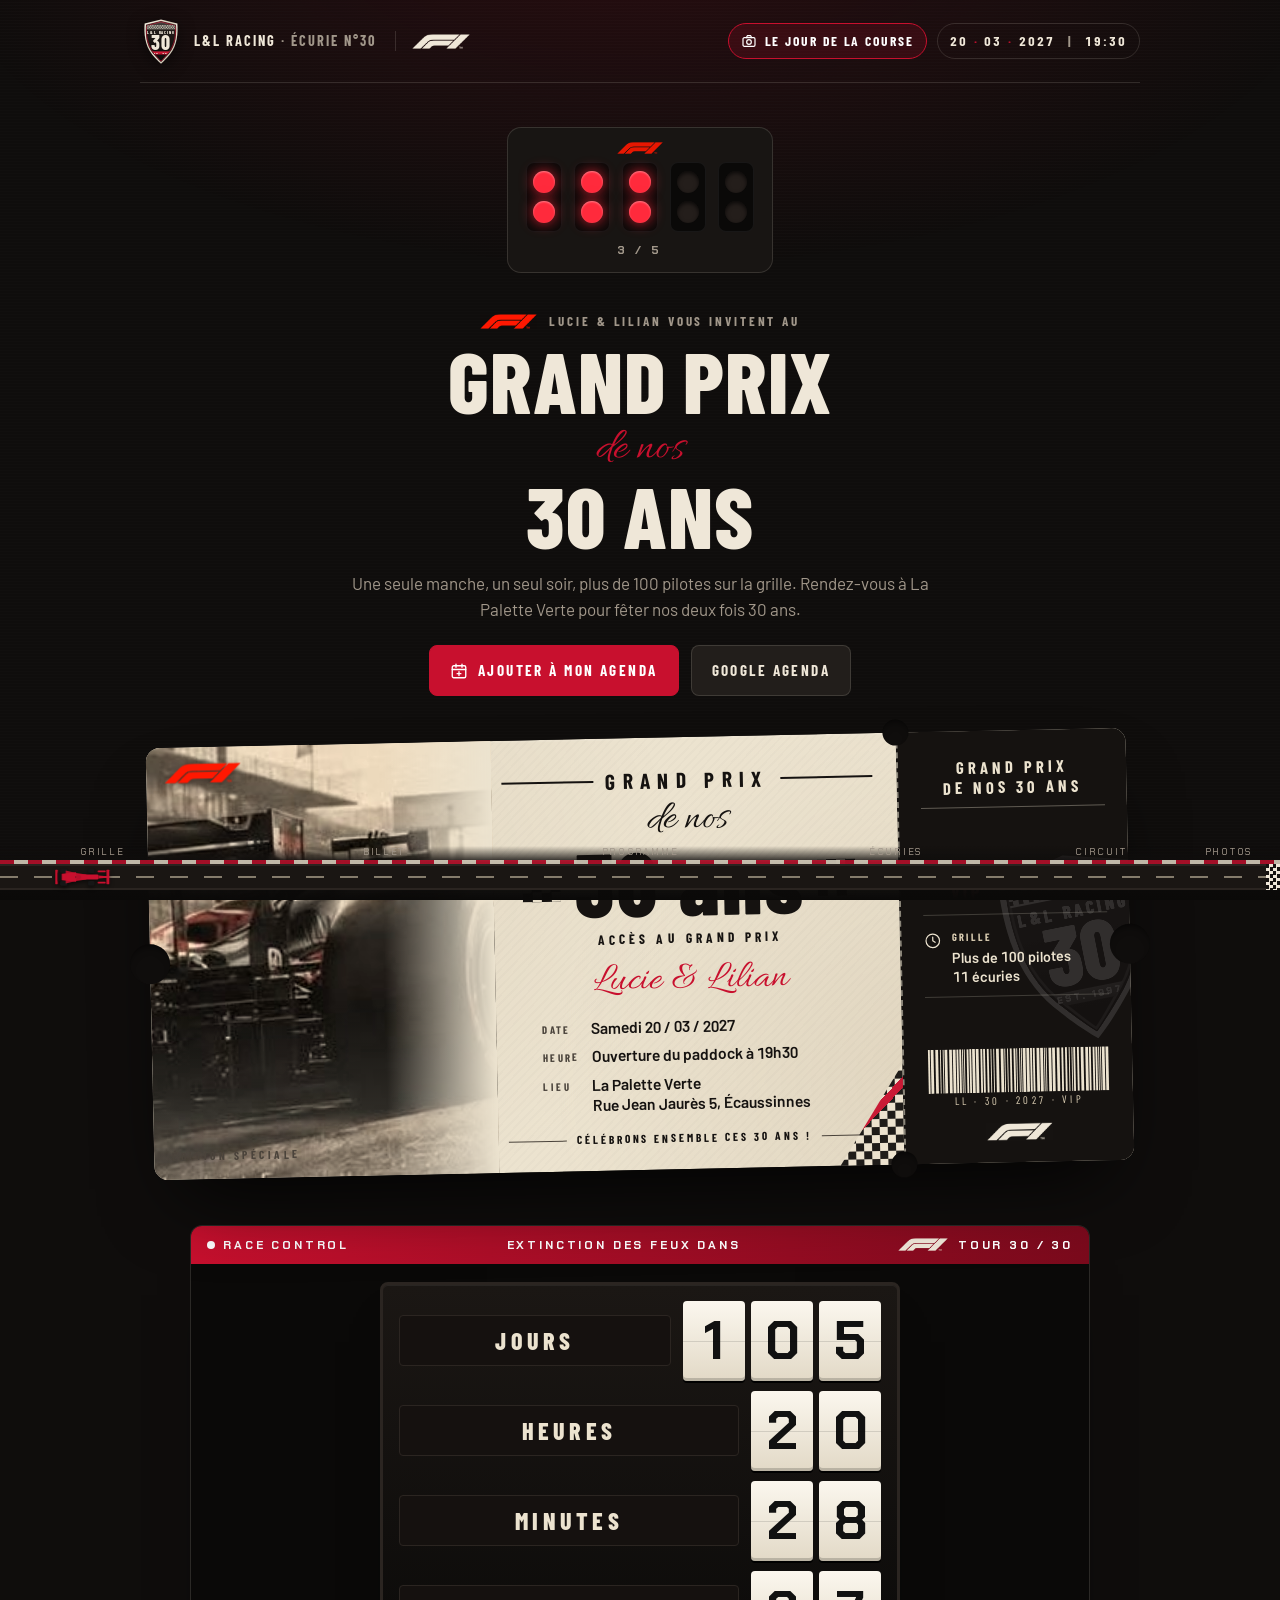
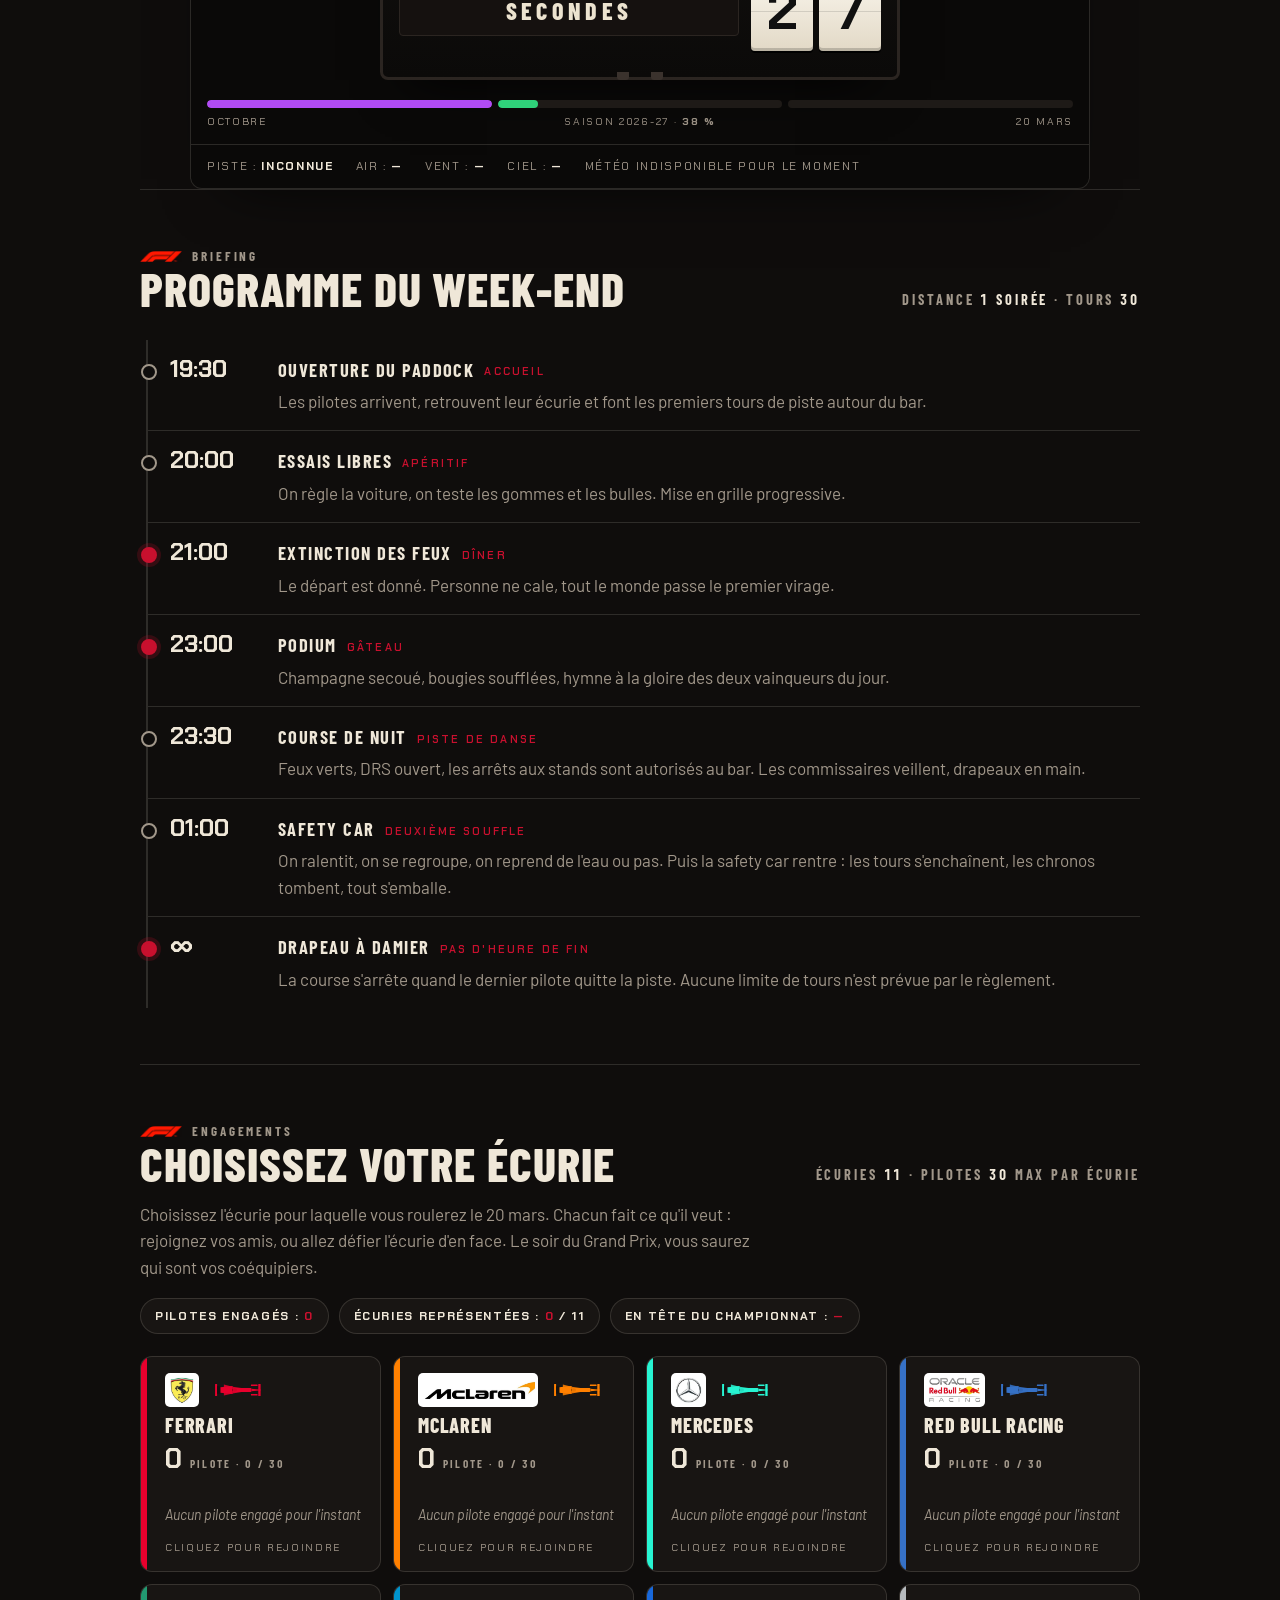
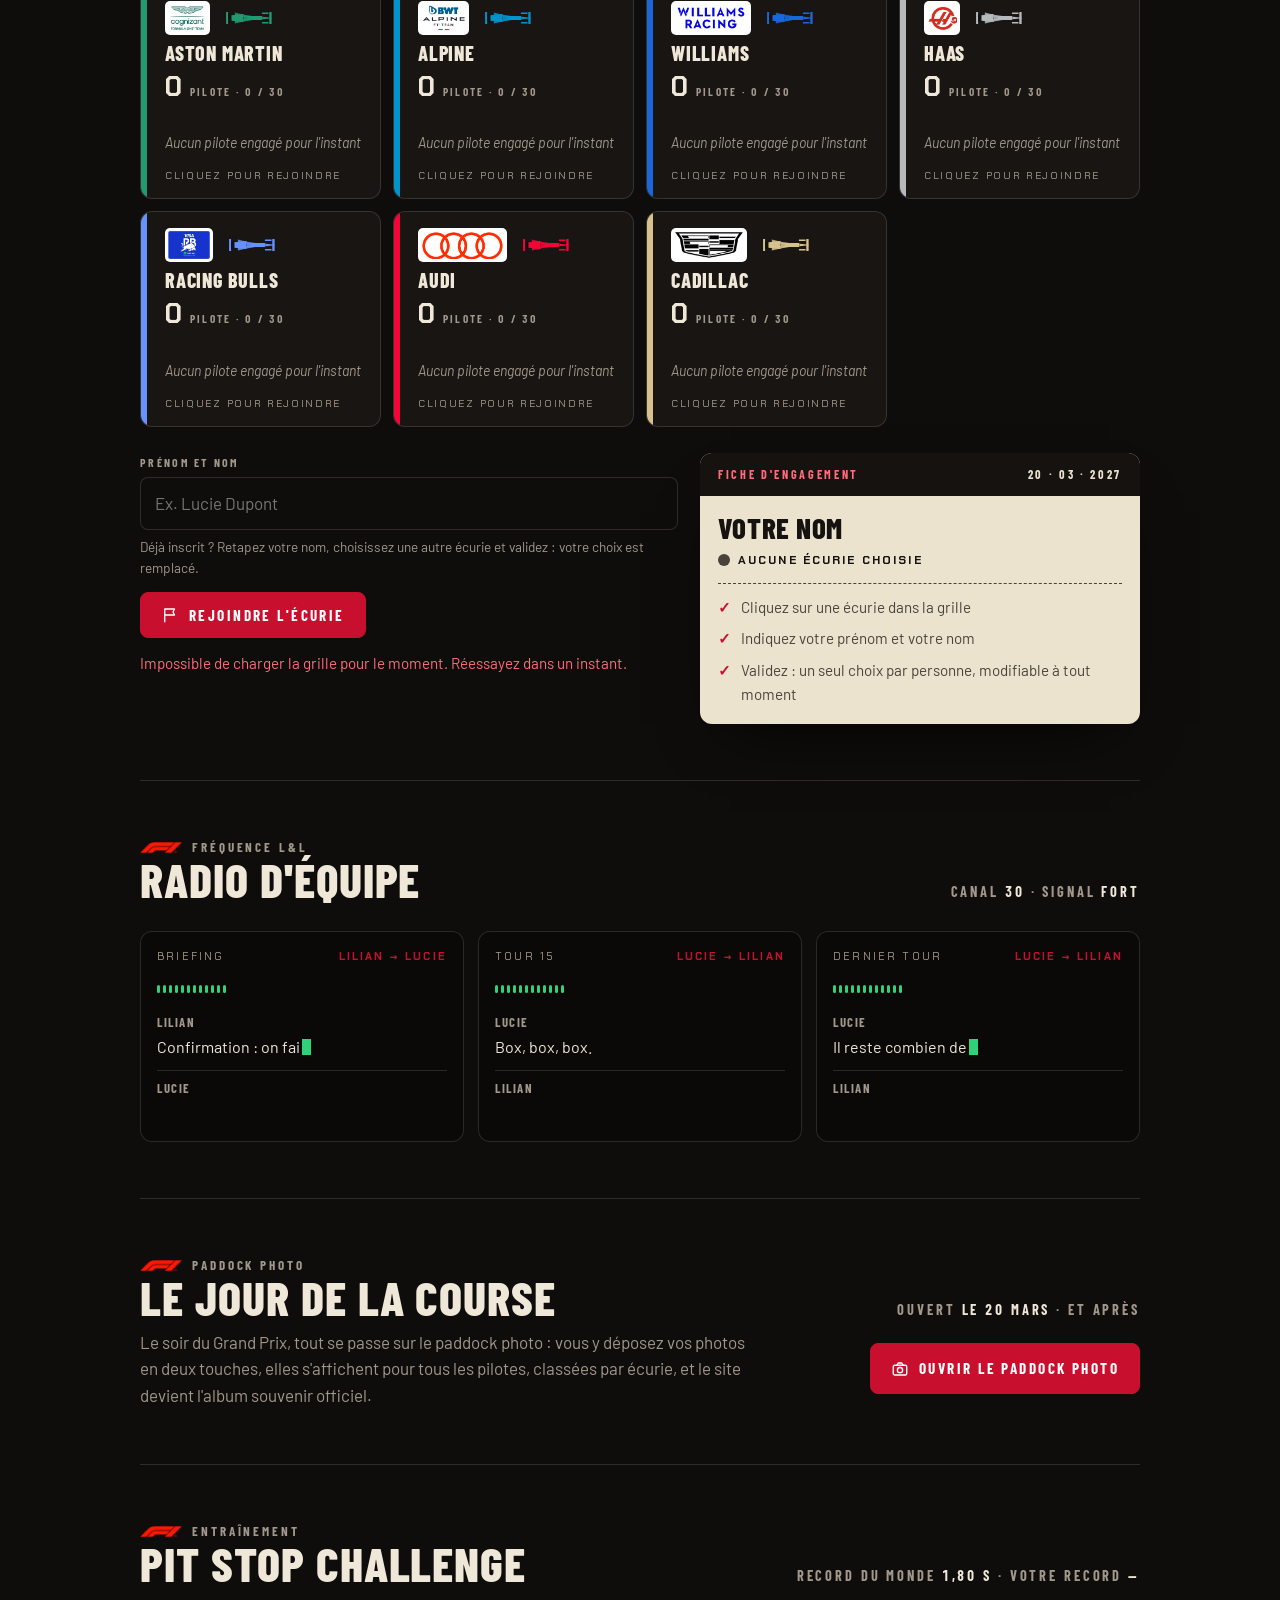
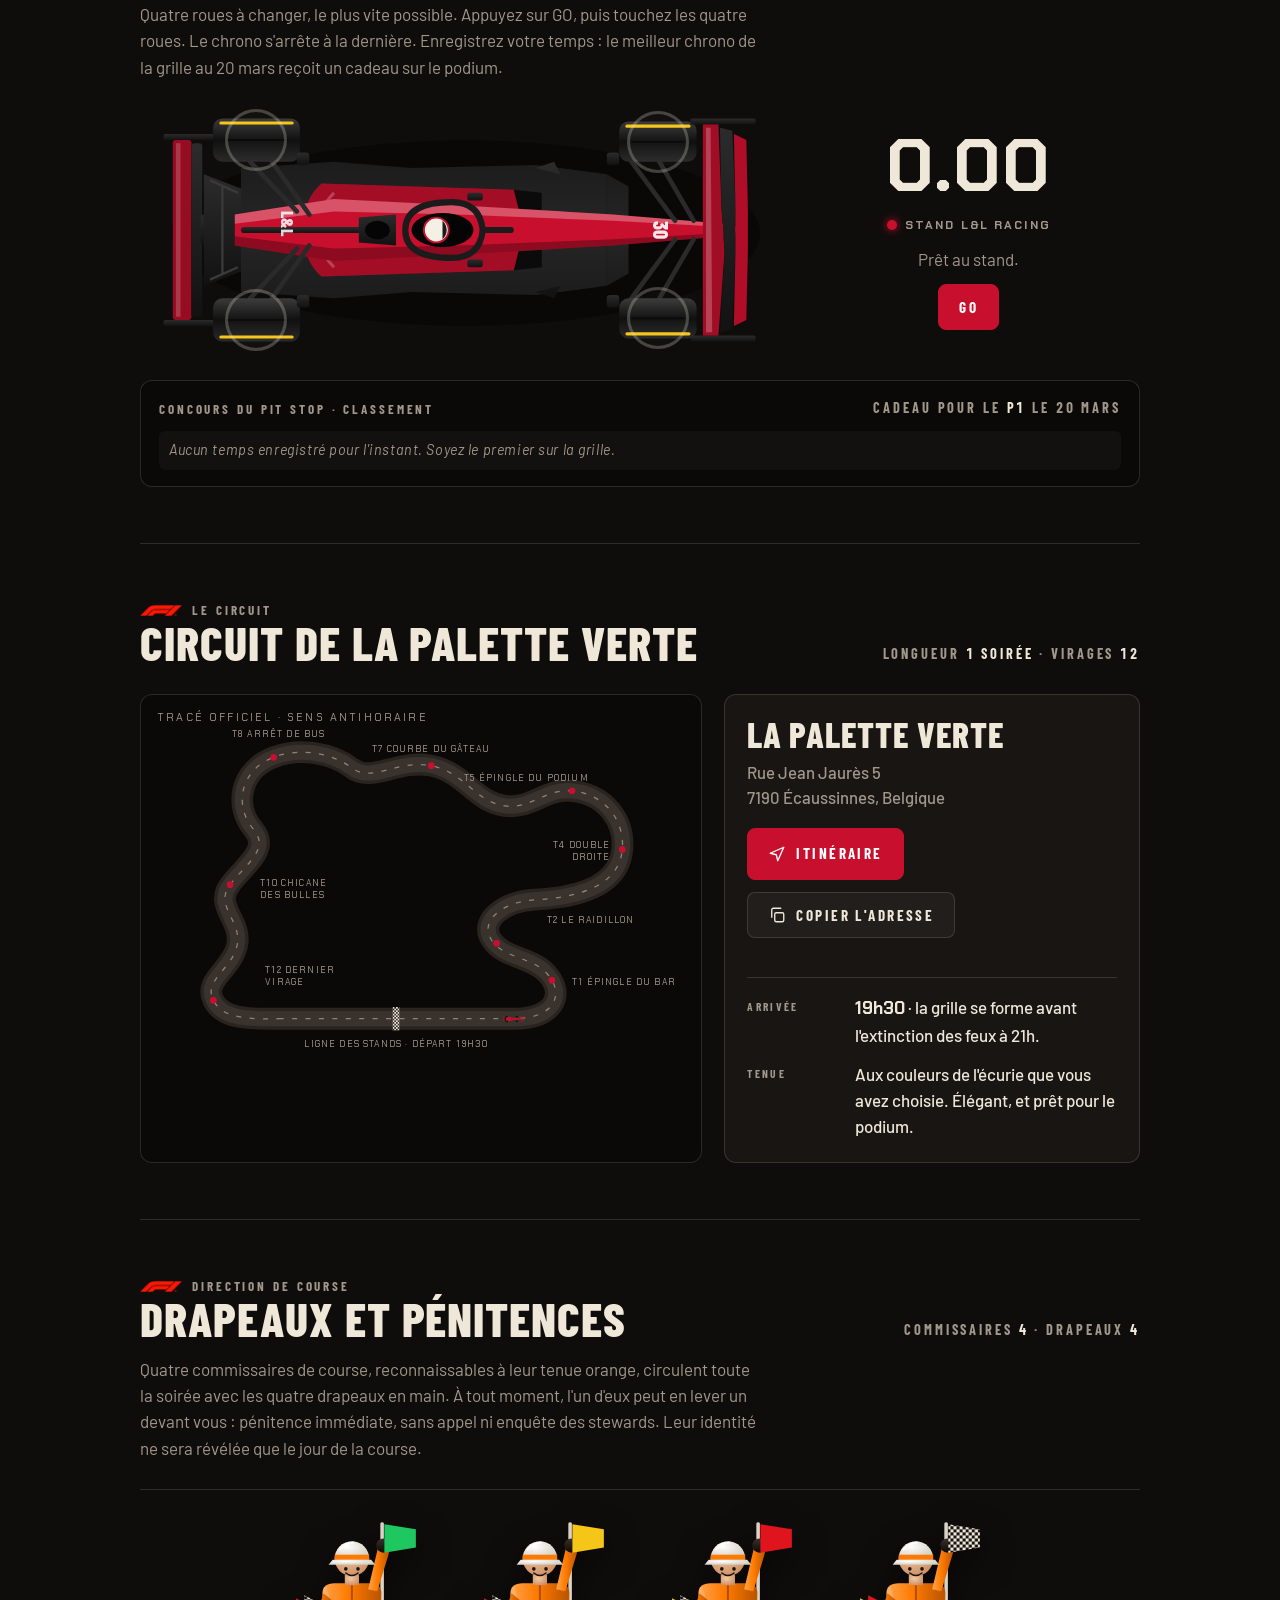
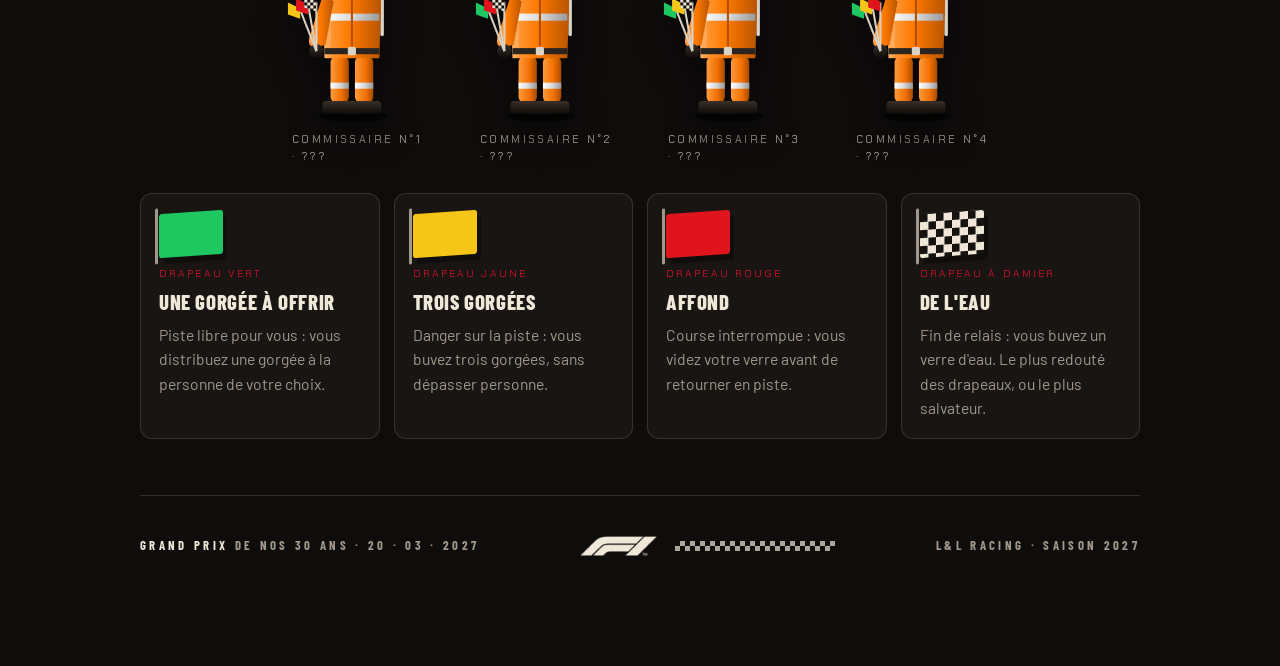
<file: index.html>
<!doctype html>
<html lang="fr">
<head>
<meta charset="utf-8">
<meta name="viewport" content="width=device-width,initial-scale=1,viewport-fit=cover">
<title>Grand Prix de nos 30 ans</title>
<meta name="description" content="Lucie et Lilian vous invitent au Grand Prix de leurs 30 ans : samedi 20 mars 2027, 19h30, La Palette Verte, Écaussinnes.">
<meta name="robots" content="noindex, nofollow">
<meta name="theme-color" content="#0f0d0c">
<link rel="canonical" href="https://grandprix30ans.be/">
<meta property="og:type" content="website">
<meta property="og:locale" content="fr_BE">
<meta property="og:site_name" content="L&amp;L Racing">
<meta property="og:title" content="Grand Prix de nos 30 ans">
<meta property="og:description" content="Lucie et Lilian vous invitent : samedi 20 mars 2027, 19h30, La Palette Verte, Écaussinnes. Choisissez votre écurie.">
<meta property="og:url" content="https://grandprix30ans.be/">
<meta property="og:image" content="https://grandprix30ans.be/og.jpg">
<meta property="og:image:width" content="1200">
<meta property="og:image:height" content="630">
<meta property="og:image:alt" content="Billet d'accès au Grand Prix de nos 30 ans">
<meta name="twitter:card" content="summary_large_image">
<meta name="twitter:title" content="Grand Prix de nos 30 ans">
<meta name="twitter:description" content="Samedi 20 mars 2027, 19h30, La Palette Verte, Écaussinnes.">
<meta name="twitter:image" content="https://grandprix30ans.be/og.jpg">
<link rel="icon" type="image/png" sizes="192x192" href="icon-192.png">
<link rel="icon" type="image/png" sizes="512x512" href="icon-512.png">
<link rel="apple-touch-icon" href="apple-touch-icon.png">
<link rel="manifest" href="manifest.webmanifest">
<meta name="apple-mobile-web-app-capable" content="yes">
<meta name="apple-mobile-web-app-status-bar-style" content="black-translucent">
<meta name="apple-mobile-web-app-title" content="GP 30 ans">
<link rel="preconnect" href="https://fonts.googleapis.com">
<link rel="preconnect" href="https://fonts.gstatic.com" crossorigin>
<link rel="stylesheet" href="https://fonts.googleapis.com/css2?family=Barlow+Condensed:wght@500;700;800&family=Barlow:wght@400;500;600&family=Chakra+Petch:wght@600;700&family=Allura&display=swap">
<style>
/* Layout : un paddock de nuit. Un billet crème sur carbone, puis des blocs façon écran de chronométrage. Le rouge course est utilisé une fois par section ; les couleurs de secteur (violet, vert, jaune) sont réservées au chrono. */
:root{
  --bg:#0f0d0c;
  --bg-2:#181513;
  --bg-3:#221e1b;
  --fg:#efe7d8;
  --muted:#a1978a;
  --line:rgba(239,231,216,.14);
  --red:#c8102e;
  --paper:#ece3cf;
  --paper-2:#dccfb4;
  --ink:#151210;
  --ink-soft:#4a433b;
  --purple:#b14bf4;
  --green:#2fd27a;
  --yellow:#f5c518;
  --display:"Barlow Condensed","Arial Narrow",Impact,sans-serif;
  --body:"Barlow","Helvetica Neue",Arial,sans-serif;
  --script:"Allura","Brush Script MT",cursive;
  --mono:"Chakra Petch","Barlow Condensed",monospace;
  color-scheme:dark;
}
*{box-sizing:border-box}
html{background:var(--bg);scroll-behavior:smooth}
body{margin:0;background:var(--bg);color:var(--fg);font-family:var(--body);font-size:17px;line-height:1.55;-webkit-font-smoothing:antialiased}
img{max-width:100%}
[hidden]{display:none!important}
body::before{content:"";position:fixed;inset:0;pointer-events:none;z-index:0;
  background:radial-gradient(1200px 600px at 50% -10%,rgba(200,16,46,.14),transparent 60%),
             repeating-linear-gradient(0deg,rgba(255,255,255,.012) 0 1px,transparent 1px 3px)}
.wrap{position:relative;z-index:1;max-width:1080px;margin-inline:auto;padding-inline:clamp(16px,4vw,40px);padding-block:0 110px}
a{color:inherit}
h1,h2,h3{margin:0;text-wrap:balance}
.eyebrow{font-family:var(--display);font-weight:700;font-size:.82rem;letter-spacing:.22em;text-transform:uppercase;color:var(--muted);margin:0}
.sec-title{font-family:var(--display);font-weight:800;text-transform:uppercase;font-size:clamp(2rem,5vw,3rem);letter-spacing:.02em;line-height:.95}
section{padding-block:56px;border-top:1px solid var(--line)}
.lead{max-width:62ch;color:var(--muted);margin:14px 0 0}
.sec-head{display:flex;align-items:flex-end;justify-content:space-between;gap:16px;flex-wrap:wrap}
.lap{font-family:var(--display);font-weight:700;font-size:.9rem;letter-spacing:.2em;color:var(--muted);text-transform:uppercase;font-variant-numeric:tabular-nums;margin:0}
.lap b{color:var(--fg)}
.btn{display:inline-flex;align-items:center;justify-content:center;gap:10px;font-family:var(--display);font-weight:700;letter-spacing:.16em;text-transform:uppercase;font-size:.95rem;padding:13px 20px;border-radius:8px;border:1px solid var(--line);background:var(--bg-3);color:var(--fg);text-decoration:none;cursor:pointer;transition:transform .15s,background .15s}
.btn:hover{transform:translateY(-1px);background:#2b2622}
.btn:disabled{opacity:.5;cursor:not-allowed;transform:none}
.btn:focus-visible,input:focus-visible,textarea:focus-visible,.light-panel:focus-visible{outline:2px solid var(--red);outline-offset:2px}
.btn.primary{background:var(--red);border-color:var(--red);color:#fff}
.btn.primary:hover{background:#d8183a}
.btn svg{width:18px;height:18px;fill:none;stroke:currentColor;stroke-width:1.8;stroke-linecap:round;stroke-linejoin:round;flex:none}
.card{background:var(--bg-2);border:1px solid var(--line);border-radius:12px;padding:22px}
.status{font-size:.95rem;color:var(--muted);min-height:1.4em;margin:0}

/* Barre du haut */
.topbar{display:flex;align-items:center;justify-content:space-between;gap:16px;padding-block:18px;border-bottom:1px solid var(--line);flex-wrap:wrap}
.brand{display:flex;align-items:center;gap:12px;font-family:var(--display);font-weight:700;letter-spacing:.14em;text-transform:uppercase;font-size:.9rem}
.brand svg{width:42px;height:46px;filter:drop-shadow(0 4px 8px rgba(0,0,0,.5))}
.brand span span{color:var(--muted)}
.f1{display:inline-block;height:14px;width:auto;vertical-align:middle}
.brand .f1-sep{display:inline-block;width:1px;height:20px;background:var(--line);margin:0 4px 0 6px}
.brand .f1-head{height:15px}
.light-panel .f1-lights{height:12px;opacity:.9;margin-bottom:-2px}
.hero .eyebrow .f1{height:15px;margin-right:12px;vertical-align:-3px}
.sec-head .eyebrow .f1{height:11px;margin-right:10px;vertical-align:-1px}
.t-photo img.f1-photo{position:absolute;inset:auto;left:18px;top:16px;width:auto;height:20px;z-index:1;object-fit:contain;filter:drop-shadow(0 2px 4px rgba(0,0,0,.45))}
.t-stub .f1-stub{display:block;height:17px;margin:14px auto 0}
.timing-head .f1-timing{height:13px;margin-right:10px;vertical-align:-2px}
footer .foot-mid{display:flex;align-items:center;gap:18px}
footer .f1-foot{height:20px}
.pitwall .f1-wall{position:absolute;left:18px;bottom:calc(17px + env(safe-area-inset-bottom,0px));height:11px;opacity:.75}
@media (max-width:760px){.pitwall .f1-wall{display:none}.brand .f1-sep,.brand .f1-head{display:none}}
.chip{font-family:var(--display);font-weight:700;letter-spacing:.14em;font-size:.85rem;text-transform:uppercase;border:1px solid var(--line);padding:6px 12px;border-radius:999px;font-variant-numeric:tabular-nums;white-space:nowrap}
.chip i{color:var(--red);font-style:normal;margin-inline:6px}
.topright{display:flex;gap:10px;align-items:center;flex-wrap:wrap}
.chip-link{display:inline-flex;align-items:center;gap:8px;text-decoration:none;border-color:var(--red);color:#fff;background:rgba(200,16,46,.16)}
.chip-link:hover{background:rgba(200,16,46,.3)}
.chip-link svg{width:16px;height:16px;fill:none;stroke:currentColor;stroke-width:1.8;stroke-linecap:round;stroke-linejoin:round}

/* Procédure de départ */
.hero{padding-block:44px 8px;text-align:center;border-top:0}
.light-panel{display:inline-flex;flex-direction:column;align-items:center;gap:10px;margin:0 auto 22px;padding:14px 18px 12px;border-radius:14px;background:var(--bg-2);border:1px solid var(--line);cursor:pointer;user-select:none}
.lights{display:flex;gap:12px}
.lcol{display:flex;flex-direction:column;gap:8px;padding:8px 6px;background:#0a0908;border-radius:8px;border:1px solid rgba(255,255,255,.06)}
.light{width:22px;height:22px;border-radius:50%;background:#241e1b;box-shadow:inset 0 2px 4px rgba(0,0,0,.7);transition:background .12s,box-shadow .12s}
.light.red{background:#ff2a3c;box-shadow:0 0 14px rgba(255,42,60,.8),inset 0 1px 2px rgba(255,255,255,.4)}
.light.green{background:#38f27a;box-shadow:0 0 16px rgba(56,242,122,.85),inset 0 1px 2px rgba(255,255,255,.4)}
.light-label{font-family:var(--mono);font-weight:700;letter-spacing:.3em;text-transform:uppercase;font-size:.72rem;color:var(--muted);min-height:1.2em}
.light-label.go{color:#38f27a}
.hero .eyebrow{margin-bottom:10px}
.hero h1{font-family:var(--display);font-weight:800;text-transform:uppercase;line-height:.9;font-size:clamp(2.6rem,8vw,5.4rem);letter-spacing:.01em}
.hero h1 span{display:block;font-family:var(--script);text-transform:none;font-weight:400;font-size:.52em;letter-spacing:0;color:var(--red);line-height:1.1;margin-block:6px 2px}
.hero p{color:var(--muted);max-width:60ch;margin:16px auto 0}
.hero .hint{font-family:var(--mono);font-size:.74rem;letter-spacing:.14em;text-transform:uppercase;margin-top:10px;color:var(--muted)}
.hero-actions{justify-content:center;margin-top:22px}

/* Billet */
.ticket-stage{padding-block:34px 10px;perspective:1600px}
.ticket{position:relative;display:grid;grid-template-columns:minmax(0,1fr) 230px;background:var(--paper);color:var(--ink);border-radius:14px;margin-inline:auto;max-width:980px;
  box-shadow:0 40px 80px -30px rgba(0,0,0,.9),0 2px 0 rgba(255,255,255,.08) inset;
  background-image:radial-gradient(circle at 20% 30%,rgba(120,90,50,.08),transparent 40%),radial-gradient(circle at 80% 80%,rgba(120,90,50,.1),transparent 45%),repeating-linear-gradient(135deg,rgba(0,0,0,.015) 0 2px,transparent 2px 6px);
  transform:rotate(-1.2deg);transition:transform .5s cubic-bezier(.2,.8,.2,1)}
.ticket:hover{transform:rotate(0deg) translateY(-4px)}
.notch{position:absolute;width:40px;height:40px;border-radius:50%;background:var(--bg);z-index:3;box-shadow:inset 0 6px 10px -6px rgba(0,0,0,.8)}
.notch.l{left:-20px;top:50%;margin-top:-20px}
.notch.r{right:-20px;top:50%;margin-top:-20px}
.notch.pt,.notch.pb{width:26px;height:26px;right:230px;margin-right:-13px}
.notch.pt{top:-13px}
.notch.pb{bottom:-13px}
.t-main{display:grid;grid-template-columns:minmax(0,46%) minmax(0,1fr);min-width:0}
.t-photo{position:relative;overflow:hidden;border-radius:14px 0 0 14px;min-height:300px}
.t-photo img{position:absolute;inset:0;width:100%;height:100%;object-fit:cover;object-position:35% 60%;filter:sepia(.3) contrast(1.05);display:block}
.t-photo::after{content:"";position:absolute;inset:0;background:linear-gradient(90deg,transparent 68%,var(--paper) 100%),linear-gradient(0deg,rgba(236,227,207,.2),transparent 40%)}
.t-photo .ed{position:absolute;left:18px;bottom:14px;font-family:var(--display);font-weight:700;letter-spacing:.3em;font-size:.72rem;text-transform:uppercase;color:var(--ink-soft);z-index:2}
.t-body{padding:26px 24px 22px 10px;display:flex;flex-direction:column;align-items:center;text-align:center;min-width:0;position:relative}
.t-head{display:flex;align-items:center;gap:12px;width:100%;font-family:var(--display);font-weight:700;letter-spacing:.34em;text-transform:uppercase;font-size:clamp(1rem,2.2vw,1.35rem)}
.t-head::before,.t-head::after{content:"";flex:1;height:2px;background:var(--ink)}
.t-script{font-family:var(--script);font-size:clamp(2rem,4vw,2.6rem);line-height:1;margin-top:4px}
.t-30{display:flex;align-items:center;gap:14px;font-family:var(--display);font-weight:800;font-size:clamp(3.4rem,7.5vw,5.6rem);line-height:.9;letter-spacing:.02em;margin-top:-2px}
.flag{width:.42em;height:.42em;background:conic-gradient(var(--ink) 25%,transparent 0 50%,var(--ink) 0 75%,transparent 0);background-size:50% 50%;flex:none}
.t-sub{font-family:var(--display);font-weight:700;letter-spacing:.3em;text-transform:uppercase;font-size:.85rem;margin-top:6px}
.t-names{font-family:var(--script);font-size:clamp(1.9rem,3.6vw,2.5rem);color:var(--red);line-height:1;margin-top:12px}
.t-meta{display:grid;grid-template-columns:auto 1fr;gap:8px 12px;margin:16px 0 0;text-align:left;width:100%;max-width:300px}
.t-meta dt{font-family:var(--display);font-weight:700;letter-spacing:.22em;font-size:.68rem;text-transform:uppercase;color:var(--ink-soft);padding-top:3px}
.t-meta dd{margin:0;font-weight:600;font-size:.98rem;line-height:1.3;font-variant-numeric:tabular-nums}
.t-foot{margin-top:auto;padding-top:16px;font-family:var(--display);font-weight:700;letter-spacing:.26em;text-transform:uppercase;font-size:.72rem;display:flex;align-items:center;gap:10px;width:100%}
.t-foot::before,.t-foot::after{content:"";flex:1;height:1px;background:var(--ink-soft)}
.t-stripe{position:absolute;right:-6px;bottom:0;width:70px;height:110px;pointer-events:none;
  background:linear-gradient(135deg,transparent 48%,var(--red) 48% 54%,transparent 54%),conic-gradient(var(--ink) 25%,var(--paper) 0 50%,var(--ink) 0 75%,var(--paper) 0);
  background-size:100% 100%,16px 16px;clip-path:polygon(100% 0,100% 100%,0 100%);opacity:.95}
.t-stub{background:var(--ink);color:var(--paper);padding:26px 22px 22px;border-radius:0 14px 14px 0;border-left:2px dashed rgba(236,227,207,.55);display:flex;flex-direction:column;justify-content:space-between;gap:16px;min-width:0}
.t-stub{position:relative;overflow:hidden}
.t-stub > :not(.s-mark){position:relative}
.t-stub .s-mark{position:absolute;right:-38px;top:50%;width:176px;height:194px;opacity:.12;pointer-events:none;filter:grayscale(1) brightness(1.7);transform:translateY(-50%) rotate(-10deg)}
.t-stub .s-mid{display:grid;gap:14px}
.t-stub .s-title{font-family:var(--display);font-weight:700;letter-spacing:.24em;text-transform:uppercase;font-size:1.05rem;line-height:1.2;text-align:center;padding-bottom:10px;border-bottom:1px solid rgba(236,227,207,.35)}
.t-stub .s-row{display:grid;grid-template-columns:auto 1fr;gap:4px 10px;padding-bottom:10px;border-bottom:1px solid rgba(236,227,207,.2)}
.t-stub .s-row svg{width:18px;height:18px;grid-row:span 2;align-self:start;margin-top:2px;fill:none;stroke:var(--paper);stroke-width:1.6;stroke-linecap:round;stroke-linejoin:round}
.t-stub .s-k{font-family:var(--display);font-weight:700;letter-spacing:.22em;font-size:.66rem;text-transform:uppercase;color:var(--paper-2)}
.t-stub .s-v{font-weight:600;font-size:.9rem;line-height:1.3;font-variant-numeric:tabular-nums}
.t-stub .s-v.vip{color:#ff6b7a;font-family:var(--display);font-weight:800;letter-spacing:.2em;font-size:1.1rem}
.barcode{display:block;width:100%;height:44px}
.barcode rect{fill:var(--paper)}
.t-stub .s-code{text-align:center;font-family:var(--display);letter-spacing:.3em;font-size:.68rem;color:var(--paper-2)}
.t-stub .s-tag{margin-top:auto;text-align:center;font-family:var(--display);font-weight:700;letter-spacing:.22em;text-transform:uppercase;font-size:.66rem;line-height:1.7;position:relative;padding-top:8px}
.t-stub .s-tag::before{content:"";position:absolute;top:0;left:30%;right:30%;height:2px;background:var(--red)}

/* Chrono façon écran de chronométrage */
.timing{margin:44px auto 0;max-width:900px;background:#0a0908;border:1px solid var(--line);border-radius:12px;overflow:hidden;box-shadow:0 30px 60px -40px rgba(0,0,0,.9)}
.timing-head{display:flex;align-items:center;justify-content:space-between;gap:12px;padding:10px 16px;background:linear-gradient(90deg,var(--red),#7a0a1c);font-family:var(--mono);font-weight:700;letter-spacing:.24em;text-transform:uppercase;font-size:.74rem;color:#fff;flex-wrap:wrap}
.timing-head .live{display:inline-flex;align-items:center;gap:8px}
.timing-head .live i{width:8px;height:8px;border-radius:50%;background:#fff;animation:blink 1.2s infinite}
@keyframes blink{50%{opacity:.25}}
.pitboard{position:relative;margin:18px auto 6px;width:min(100%,520px);padding:16px 16px 26px;background:linear-gradient(180deg,#1b1714,#0b0a09);border:3px solid #2b2521;border-radius:8px;box-shadow:0 30px 50px -30px rgba(0,0,0,.9),inset 0 1px 0 rgba(255,255,255,.06);display:grid;gap:10px}
.pb-row{display:grid;grid-template-columns:minmax(0,1fr) auto;align-items:center;gap:12px}
.pb-k{font-family:var(--display);font-weight:800;text-transform:uppercase;letter-spacing:.18em;font-size:clamp(1rem,3.4vw,1.5rem);color:var(--paper);padding:6px 12px;background:#15110f;border:1px solid #2b2521;border-radius:4px;text-align:center}
.pb-v{display:flex;gap:6px}
.tile{display:inline-grid;place-items:center;width:clamp(40px,11vw,62px);height:clamp(52px,14vw,80px);font-family:var(--mono);font-weight:700;font-size:clamp(2rem,7vw,3.4rem);line-height:1;color:#111;background:linear-gradient(180deg,#fbf7ee,#e2d9c6);border-radius:4px;box-shadow:inset 0 -3px 0 rgba(0,0,0,.18),0 2px 0 #000;font-variant-numeric:tabular-nums;position:relative;transform-origin:50% 50%}
.tile::after{content:"";position:absolute;left:0;right:0;top:50%;height:1px;background:rgba(0,0,0,.12)}
.tile.flip{animation:flip .35s ease-out}
@keyframes flip{0%{transform:rotateX(70deg)}100%{transform:rotateX(0)}}
.pb-grip{position:absolute;left:50%;bottom:-3px;transform:translateX(-50%);display:flex;gap:22px}
.pb-grip i{display:block;width:12px;height:8px;background:#3a322d;border-radius:0 0 3px 3px}
.sectors{display:grid;grid-template-columns:repeat(3,1fr);gap:6px;padding:14px 16px 6px}
.sector{height:8px;border-radius:4px;background:#1e1a17;position:relative;overflow:hidden}
.sector::after{content:"";position:absolute;inset:0;width:var(--p,0%);background:var(--c,var(--muted));border-radius:4px;transition:width 1s}
.sector-labels{display:grid;grid-template-columns:repeat(3,1fr);gap:6px;padding:0 16px 14px;font-family:var(--mono);font-size:.66rem;letter-spacing:.16em;text-transform:uppercase;color:var(--muted)}
.sector-labels span:nth-child(2){text-align:center}
.sector-labels span:nth-child(3){text-align:right}
.timing-foot{display:flex;flex-wrap:wrap;gap:8px 22px;padding:12px 16px;border-top:1px solid var(--line);font-family:var(--mono);font-size:.74rem;letter-spacing:.14em;text-transform:uppercase;color:var(--muted)}
.timing-foot b{color:var(--fg);font-weight:700}

/* Programme */
.prog{list-style:none;margin:28px 0 0;padding:0;border-left:2px solid var(--line);margin-left:6px}
.prog li{display:grid;grid-template-columns:92px minmax(0,1fr);gap:16px;padding:16px 0 16px 22px;position:relative;border-bottom:1px solid var(--line)}
.prog li:last-child{border-bottom:0}
.prog li::before{content:"";position:absolute;left:-7px;top:24px;width:12px;height:12px;border-radius:50%;background:var(--bg);border:2px solid var(--muted)}
.prog li.key::before{background:var(--red);border-color:var(--red);box-shadow:0 0 0 4px rgba(200,16,46,.2)}
.prog time{font-family:var(--mono);font-weight:700;font-size:1.5rem;line-height:1.1;font-variant-numeric:tabular-nums}
.prog h3{font-family:var(--display);font-weight:700;text-transform:uppercase;letter-spacing:.08em;font-size:1.15rem}
.prog h3 small{font-family:var(--mono);font-weight:600;font-size:.68rem;letter-spacing:.2em;color:var(--red);margin-left:10px;vertical-align:middle}
.prog p{margin:4px 0 0;color:var(--muted)}

/* Grille de départ : écuries */
.grid-summary{display:flex;gap:10px;flex-wrap:wrap;margin-top:18px}
.pill{font-family:var(--mono);font-weight:700;letter-spacing:.14em;text-transform:uppercase;font-size:.74rem;padding:8px 14px;border:1px solid var(--line);border-radius:999px;background:var(--bg-2);color:var(--fg)}
.pill b{color:var(--red)}
.teams{display:grid;grid-template-columns:repeat(auto-fill,minmax(210px,1fr));gap:12px;margin-top:22px}
.team{position:relative;text-align:left;background:var(--bg-2);border:1px solid var(--line);border-radius:12px;padding:16px 16px 14px;cursor:pointer;color:var(--fg);font:inherit;display:flex;flex-direction:column;gap:10px;transition:transform .15s,border-color .15s,box-shadow .15s;overflow:hidden}
.team::before{content:"";position:absolute;left:0;top:0;bottom:0;width:6px;background:var(--tc)}
.team:hover{transform:translateY(-2px);border-color:rgba(239,231,216,.3)}
.team.selected{border-color:var(--tc);box-shadow:0 0 0 1px var(--tc),0 16px 40px -24px var(--tc)}
.team.full{cursor:not-allowed;opacity:.72}
.team.full:hover{transform:none}
.team-head{display:flex;align-items:center;justify-content:space-between;gap:10px;padding-left:8px}
.team-id{display:flex;align-items:center;gap:10px;min-width:0}
.tcode{display:inline-grid;place-items:center;flex:none;min-width:44px;height:26px;padding:0 7px;border-radius:4px;background:var(--tc);color:#0b0a09;font-family:var(--mono);font-weight:700;font-size:.8rem;letter-spacing:.08em;box-shadow:inset 0 -2px 0 rgba(0,0,0,.25)}
.tcode.dark{color:#fff}
.tlogo{display:block;flex:none;height:34px;width:auto;max-width:120px;object-fit:contain;background:#fff;border-radius:5px;padding:3px}
.standings .tlogo{height:24px;max-width:70px;padding:2px}
.reg-side .tlogo{height:22px;max-width:64px;padding:2px;display:inline-block;vertical-align:middle}
.team-name{font-family:var(--display);font-weight:800;text-transform:uppercase;letter-spacing:.04em;font-size:1.25rem;line-height:1;padding-left:8px;margin-top:-2px}
.team-car{width:54px;height:22px;flex:none;color:var(--tc)}
.team-count{display:flex;align-items:baseline;gap:8px;padding-left:8px;font-family:var(--mono);font-weight:700;font-size:1.7rem;line-height:1;font-variant-numeric:tabular-nums}
.team-count small{font-family:var(--display);font-weight:700;font-size:.7rem;letter-spacing:.2em;text-transform:uppercase;color:var(--muted)}
.team-bar{margin-left:8px;height:8px;border-radius:4px;background:#1e1a17;overflow:hidden;position:relative}
.team-bar::after{content:"";position:absolute;inset:0;background:repeating-linear-gradient(90deg,transparent 0 calc(100% / 30 - 1px),rgba(15,13,12,.9) calc(100% / 30 - 1px) calc(100% / 30))}
.team-bar i{display:block;height:100%;background:var(--tc);border-radius:4px;transition:width .6s;box-shadow:0 0 10px var(--tc)}
.members{display:flex;flex-wrap:wrap;gap:6px;padding-left:8px;min-height:30px;align-content:flex-start}
.member{font-size:.85rem;line-height:1.3;padding:4px 10px;border-radius:999px;background:rgba(255,255,255,.06);border:1px solid var(--line);overflow-wrap:anywhere}
.member.mine{border-color:var(--tc);background:rgba(255,255,255,.12);color:#fff;font-weight:600}
.members .empty{color:var(--muted);font-size:.88rem;font-style:italic;padding:4px 0}
.team-foot{display:flex;justify-content:space-between;align-items:center;padding-left:8px;font-family:var(--mono);font-size:.66rem;letter-spacing:.16em;text-transform:uppercase;color:var(--muted)}
.team-foot b{color:var(--fg)}
.adminbar{display:flex;align-items:center;gap:12px;flex-wrap:wrap;margin-top:18px;padding:12px 14px;border:1px dashed var(--yellow);border-radius:10px;background:rgba(245,197,24,.06)}
.adminbar input{width:120px}
.adminbar.on{border-style:solid}
.member .x.ed,.leader li .x.ed{color:var(--yellow)}
.member .x,.leader li .x,.seat .x{margin-left:6px;border:0;background:none;color:#ff6b7a;font-weight:700;cursor:pointer;font-size:1rem;line-height:1;padding:0 2px}
.member .x:hover,.leader li .x:hover{color:#fff}
.standings{margin-top:22px;background:#0a0908;border:1px solid var(--line);border-radius:12px;padding:16px 18px}
.standings ol{list-style:none;margin:12px 0 0;padding:0;display:grid;gap:7px}
.standings li{display:grid;grid-template-columns:28px 190px minmax(0,1fr) 36px;gap:10px;align-items:center;font-family:var(--mono);font-size:.82rem;letter-spacing:.06em;text-transform:uppercase}
.standings li .pos{color:var(--muted)}
.standings li .bar{height:10px;border-radius:5px;background:#1e1a17;overflow:hidden}
.standings li .bar i{display:block;height:100%;width:var(--w,0%);background:var(--tc);transition:width .6s}
.standings li .n{text-align:right;font-variant-numeric:tabular-nums}
.reg{display:grid;grid-template-columns:minmax(0,1.1fr) minmax(0,.9fr);gap:22px;margin-top:26px;align-items:start}
.reg form{display:grid;gap:14px}
.field{display:grid;gap:6px}
.field label{font-family:var(--display);font-weight:700;letter-spacing:.2em;font-size:.74rem;text-transform:uppercase;color:var(--muted)}
.field small{color:var(--muted);font-size:.85rem}
input[type=text],textarea{width:100%;font:inherit;color:var(--fg);background:var(--bg);border:1px solid var(--line);border-radius:8px;padding:12px 14px;min-width:0}
textarea{min-height:72px;resize:vertical}
.two{display:grid;grid-template-columns:1fr 1fr;gap:12px}
.btn-row{display:flex;gap:12px;flex-wrap:wrap;align-items:center}
.linkbtn{background:none;border:0;color:var(--muted);font:inherit;font-size:.9rem;text-decoration:underline;cursor:pointer;padding:0}
.linkbtn:hover{color:var(--fg)}
.reg-side{position:relative;background:var(--paper);color:var(--ink);border-radius:12px;overflow:hidden;box-shadow:0 30px 60px -30px rgba(0,0,0,.9)}
.reg-side .ph{background:var(--ink);color:var(--paper);padding:12px 18px;display:flex;justify-content:space-between;align-items:center;gap:12px;font-family:var(--display);font-weight:700;letter-spacing:.22em;text-transform:uppercase;font-size:.76rem}
.reg-side .ph span{color:#ff6b7a}
.reg-side .pb{padding:18px}
.reg-side .who{font-family:var(--display);font-weight:800;text-transform:uppercase;font-size:1.8rem;line-height:1;letter-spacing:.02em;overflow-wrap:anywhere;min-height:1em}
.reg-side .tm{margin-top:8px;font-family:var(--mono);font-weight:700;letter-spacing:.18em;text-transform:uppercase;font-size:.74rem;display:flex;align-items:center;gap:8px}
.reg-side .tm i{width:12px;height:12px;border-radius:50%;background:var(--tc,var(--ink-soft));display:inline-block;flex:none}
.reg-side ul{margin:14px 0 0;padding:0;list-style:none;display:grid;gap:8px;color:var(--ink-soft);font-size:.95rem;border-top:1px dashed var(--ink-soft);padding-top:12px}
.reg-side li{display:flex;gap:10px}
.reg-side li::before{content:"✓";color:var(--red);font-weight:700}
.notice{margin-top:14px;padding:12px 14px;border-radius:8px;background:rgba(245,197,24,.1);border:1px solid rgba(245,197,24,.35);color:var(--yellow);font-size:.95rem}
.ok{color:var(--green)}
.err{color:#ff6b7a}

/* Radio */
.radios{display:grid;grid-template-columns:repeat(3,minmax(0,1fr));gap:14px;margin-top:28px}
.radio{background:#0a0908;border:1px solid var(--line);border-radius:12px;padding:16px;display:flex;flex-direction:column;gap:10px}
.radio .rh{display:flex;justify-content:space-between;align-items:center;font-family:var(--mono);font-size:.68rem;letter-spacing:.2em;text-transform:uppercase;color:var(--muted)}
.radio .rh b{color:var(--red)}
.wave{display:flex;align-items:center;gap:3px;height:28px}
.wave i{display:block;width:3px;border-radius:2px;background:var(--green);height:30%;animation:wave 1.1s ease-in-out infinite;animation-delay:calc(var(--i) * -.09s)}
@keyframes wave{0%,100%{height:25%}50%{height:95%}}
.radio p{margin:0;font-size:1rem}
.radio p b{font-family:var(--display);font-weight:700;letter-spacing:.12em;text-transform:uppercase;font-size:.8rem;color:var(--muted);display:block;margin-bottom:2px}
.radio p + p{padding-top:8px;border-top:1px solid var(--line)}
.radio p .typed::after{content:"";display:inline-block;width:.55em;height:1em;margin-left:2px;vertical-align:-2px;background:var(--green);opacity:0}
.radio p.typing .typed::after{opacity:1;animation:blink .7s steps(1) infinite}
.radio p.pending{min-height:1.4em}
.radio.tx .rh b{animation:blink 1s infinite}

/* Photos */
.photo-teaser{display:flex;align-items:center;justify-content:space-between;gap:22px;flex-wrap:wrap;margin-top:8px}
.photo-teaser .lead{margin:0}
/* Pit stop */
.pit-wrap{display:grid;grid-template-columns:minmax(0,1.3fr) minmax(0,.7fr);gap:22px;margin-top:26px;align-items:center}
.pit{position:relative;width:100%;max-width:620px;aspect-ratio:400/160;color:var(--red);margin-inline:auto}
.pit-car{position:absolute;inset:0;width:100%;height:100%}
.wheel{position:absolute;width:clamp(42px,11vw,62px);height:clamp(42px,11vw,62px);transform:translate(-50%,-50%);border-radius:50%;border:3px solid rgba(239,231,216,.55);background:rgba(239,231,216,.04);cursor:pointer;padding:0;transition:background .1s,border-color .1s,transform .1s}
.wheel:disabled{opacity:.45;cursor:default}
.wheel.armed{border-color:var(--yellow);box-shadow:0 0 0 4px rgba(245,197,24,.25);animation:pulse 1s infinite}
.wheel.done{background:rgba(47,210,122,.55);border-color:var(--green);box-shadow:0 0 18px rgba(47,210,122,.6);animation:none}
@keyframes pulse{50%{transform:translate(-50%,-50%) scale(1.08)}}
.pit-side{text-align:center;display:grid;gap:12px;justify-items:center}
.pit-clock{font-family:var(--mono);font-weight:700;font-size:clamp(3rem,10vw,4.6rem);line-height:1;font-variant-numeric:tabular-nums;letter-spacing:.02em}
.pit-verdict{color:var(--muted);min-height:1.5em}
.pit-team{font-family:var(--mono);font-weight:700;letter-spacing:.18em;text-transform:uppercase;font-size:.74rem;color:var(--muted);display:flex;align-items:center;gap:8px}
.pit-team i{width:10px;height:10px;border-radius:50%;background:var(--pc,var(--red));display:inline-block;box-shadow:0 0 8px var(--pc,var(--red))}
.contest{margin-top:26px;display:grid;gap:18px}
.pit-form{display:grid;grid-template-columns:minmax(0,1fr) minmax(0,1fr) auto;gap:12px;align-items:end;background:var(--bg-2);border:1px solid var(--line);border-radius:12px;padding:16px}
.leader{background:#0a0908;border:1px solid var(--line);border-radius:12px;padding:16px 18px}
.leader ol{list-style:none;margin:12px 0 0;padding:0;display:grid;gap:4px}
.leader li{display:grid;grid-template-columns:40px minmax(0,1fr) 90px;gap:10px;align-items:center;padding:8px 10px;border-radius:6px;background:rgba(255,255,255,.03);font-family:var(--mono);font-size:.9rem;letter-spacing:.04em}
.leader li .pos{font-weight:700;color:var(--muted)}
.leader li:first-child .pos{color:var(--yellow)}
.leader li:nth-child(2) .pos{color:#cfd3d8}
.leader li:nth-child(3) .pos{color:#c8793a}
.leader li .nm{overflow-wrap:anywhere;font-family:var(--body);font-size:1rem}
.leader li .tm{text-align:right;font-weight:700;font-variant-numeric:tabular-nums}
.leader li.mine{outline:1px solid var(--red)}
.leader li.empty{display:block;color:var(--muted);font-family:var(--body);font-style:italic}
/* Circuit */
.circuit{display:grid;grid-template-columns:minmax(0,1.15fr) minmax(0,.85fr);gap:22px;margin-top:28px;align-items:stretch}
.track-card{background:#0a0908;border:1px solid var(--line);border-radius:12px;padding:12px 12px 6px;position:relative}
.track-card svg{display:block;width:100%;height:auto}
.track-card .tn{position:absolute;left:16px;top:14px;font-family:var(--mono);font-size:.68rem;letter-spacing:.2em;text-transform:uppercase;color:var(--muted)}
.addr{font-family:var(--display);font-weight:800;text-transform:uppercase;font-size:clamp(1.6rem,3.5vw,2.2rem);line-height:1;letter-spacing:.02em;margin:0}
.addr small{display:block;font-family:var(--body);font-weight:500;text-transform:none;letter-spacing:0;font-size:1.05rem;color:var(--muted);margin-top:8px;line-height:1.5}
.facts{display:grid;gap:12px;margin:18px 0 0;padding-top:16px;border-top:1px solid var(--line)}
.facts div{display:grid;grid-template-columns:96px minmax(0,1fr);gap:12px}
.facts dt{font-family:var(--display);font-weight:700;letter-spacing:.2em;font-size:.72rem;text-transform:uppercase;color:var(--muted);padding-top:4px}
.facts dd{margin:0;font-weight:500}
.facts dd b{font-family:var(--mono);font-weight:700;font-size:1.1rem}

/* Drapeaux */
.flags{display:grid;grid-template-columns:repeat(4,minmax(0,1fr));gap:14px;margin-top:28px}
.flagcard{background:var(--bg-2);border:1px solid var(--line);border-radius:12px;padding:18px;display:flex;flex-direction:column;gap:10px}
.fl{width:64px;height:44px;border-radius:3px;transform:skewY(-4deg);box-shadow:4px 6px 0 rgba(0,0,0,.35);position:relative}
.fl::before{content:"";position:absolute;left:-4px;top:-6px;bottom:-6px;width:3px;background:var(--muted);border-radius:2px}
.fl.green{background:#1ec760}
.fl.red{background:#e0141c}
.marshals{display:flex;justify-content:center;align-items:flex-end;gap:clamp(10px,5vw,56px);margin-top:28px;padding:18px 10px 0;border-top:1px solid var(--line)}
.mshl{display:flex;flex-direction:column;align-items:center;gap:6px;width:clamp(78px,19vw,132px)}
.mshl svg{width:100%;height:auto;display:block;filter:drop-shadow(0 12px 16px rgba(0,0,0,.6));overflow:visible}
.mshl span{font-family:var(--mono);font-size:.68rem;letter-spacing:.22em;text-transform:uppercase;color:var(--muted)}
.fl.yellow{background:#f5c518}
.fl.checker{background:conic-gradient(#efe7d8 25%,#151210 0 50%,#efe7d8 0 75%,#151210 0);background-size:16px 16px}
.flagcard h3{font-family:var(--display);font-weight:800;text-transform:uppercase;font-size:1.3rem;letter-spacing:.03em;line-height:1}
.flagcard .fk{font-family:var(--mono);font-size:.66rem;letter-spacing:.2em;text-transform:uppercase;color:var(--red)}
.flagcard p{margin:0;color:var(--muted);font-size:.98rem}
.swatches{display:flex;gap:8px}
.swatches i{width:22px;height:22px;border-radius:50%;border:1px solid var(--line);display:block}

/* Pied de page */
footer{padding-top:40px;border-top:1px solid var(--line);display:flex;justify-content:space-between;align-items:center;gap:20px;flex-wrap:wrap}
footer .tag{font-family:var(--display);font-weight:700;letter-spacing:.26em;text-transform:uppercase;font-size:.8rem;color:var(--muted);margin:0}
footer .tag b{color:var(--fg)}
.chq{height:10px;width:160px;background:conic-gradient(var(--fg) 25%,transparent 0 50%,var(--fg) 0 75%,transparent 0);background-size:10px 10px;opacity:.7}

/* Easter egg Orange Army */
#crest-btn{cursor:pointer}
html.orange{--red:#ff7a00;--bg:#120c05;--bg-2:#1d1309;--bg-3:#2a1b0c;--line:rgba(255,160,80,.22);--purple:#ff9a3c}
html.orange body::before{background:radial-gradient(1200px 600px at 50% -10%,rgba(255,122,0,.35),transparent 60%),repeating-linear-gradient(0deg,rgba(255,255,255,.012) 0 1px,transparent 1px 3px)}
html.orange .pitwall .car{color:#ff7a00}
html.orange .light.red{background:#ff7a00;box-shadow:0 0 14px rgba(255,122,0,.9)}
.orange-banner{position:fixed;inset:0;z-index:80;display:flex;flex-direction:column;align-items:center;justify-content:center;gap:6px;pointer-events:none;background:radial-gradient(circle at 50% 50%,rgba(255,122,0,.55),rgba(18,12,5,.85) 70%);animation:obIn .4s ease-out}
.orange-banner .ob-line{font-family:var(--display);font-weight:800;text-transform:uppercase;letter-spacing:.3em;font-size:clamp(1rem,4vw,1.6rem);color:#fff;text-shadow:0 2px 12px rgba(0,0,0,.6)}
.orange-banner .ob-big{font-family:var(--mono);font-weight:700;font-size:clamp(6rem,30vw,16rem);line-height:.9;color:#ff7a00;text-shadow:0 0 40px rgba(255,122,0,.8),0 6px 0 #7a3a00;animation:obPulse .6s ease-in-out infinite alternate}
@keyframes obIn{from{opacity:0;transform:scale(.9)}to{opacity:1;transform:none}}
@keyframes obPulse{from{transform:scale(1)}to{transform:scale(1.06)}}
.confetti{position:fixed;inset:0;z-index:70;pointer-events:none;display:none}
.confetti.on{display:block}
@media (prefers-reduced-motion:reduce){.orange-banner,.orange-banner .ob-big{animation:none}}
/* Muret des stands : la monoplace suit le défilement */
.pitwall{position:fixed;left:0;right:0;bottom:0;z-index:50;height:54px;padding-bottom:env(safe-area-inset-bottom,0px);background:linear-gradient(180deg,rgba(15,13,12,0),rgba(15,13,12,.92) 30%,#0a0908);pointer-events:none}
.pitwall .road{position:absolute;left:0;right:0;bottom:calc(10px + env(safe-area-inset-bottom,0px));height:26px;background:#1a1613;border-top:2px solid #2a2420;border-bottom:2px solid #2a2420}
.pitwall .road::before{content:"";position:absolute;left:0;right:0;top:50%;height:2px;margin-top:-1px;background:repeating-linear-gradient(90deg,var(--paper-2) 0 18px,transparent 18px 34px);opacity:.55}
.pitwall .kerb{position:absolute;left:0;right:0;bottom:calc(36px + env(safe-area-inset-bottom,0px));height:4px;background:repeating-linear-gradient(90deg,var(--red) 0 14px,var(--paper) 14px 28px);opacity:.8}
.pitwall .mark{position:absolute;bottom:calc(40px + env(safe-area-inset-bottom,0px));transform:translateX(-50%);font-family:var(--mono);font-size:.6rem;letter-spacing:.18em;color:var(--muted);text-transform:uppercase;white-space:nowrap}
.pitwall .finish{position:absolute;right:0;bottom:calc(10px + env(safe-area-inset-bottom,0px));width:14px;height:26px;background:conic-gradient(#efe7d8 25%,#151210 0 50%,#efe7d8 0 75%,#151210 0);background-size:7px 7px}
.pitwall .car{position:absolute;left:0;bottom:calc(11px + env(safe-area-inset-bottom,0px));width:64px;height:24px;color:var(--red);will-change:transform;filter:drop-shadow(0 2px 2px rgba(0,0,0,.6))}
.flame{opacity:0}
.pitwall .car .flame{opacity:0;transition:opacity .15s}
.pitwall .car.fast .flame{opacity:1}
.pitwall .car.fast .flame{opacity:1}
.pitwall .car.boost{animation:boost .9s ease-out}
@keyframes boost{0%{transform:translateX(0)}40%{transform:translateX(90px)}100%{transform:translateX(0)}}
.pitwall .speed{position:absolute;right:28px;bottom:calc(17px + env(safe-area-inset-bottom,0px));font-family:var(--mono);font-size:.64rem;letter-spacing:.2em;color:var(--muted);text-transform:uppercase;font-variant-numeric:tabular-nums}
.pitwall .speed b{color:var(--fg)}

@media (max-width:900px){
  .radios{grid-template-columns:1fr}
  .flags{grid-template-columns:repeat(2,minmax(0,1fr))}
  .circuit,.reg,.pit-wrap{grid-template-columns:1fr}
  .pit-form{grid-template-columns:1fr}
  .standings li{grid-template-columns:24px 120px minmax(0,1fr) 30px;font-size:.72rem}
  .standings .team-name{display:none}
}
@media (max-width:760px){
  .ticket{grid-template-columns:1fr;transform:none}
  .ticket:hover{transform:none}
  .t-main{grid-template-columns:1fr}
  .t-photo{border-radius:14px 14px 0 0;min-height:190px}
  .t-photo::after{background:linear-gradient(0deg,var(--paper) 0%,transparent 45%)}
  .t-body{padding:14px 20px 22px}
  .t-stub{border-radius:0 0 14px 14px;border-left:0;border-top:2px dashed rgba(236,227,207,.55)}
  .notch.l,.notch.r{display:none}
  .notch.pt,.notch.pb{right:auto;margin-right:0;top:var(--perf,0px);bottom:auto;margin-top:-13px}
  .notch.pt{left:-13px}
  .notch.pb{right:-13px;left:auto}
  .timing-row{grid-template-columns:repeat(2,minmax(0,1fr))}
  .prog li{grid-template-columns:1fr;gap:4px}
  .two{grid-template-columns:1fr}
  .pitwall .mark{display:none}
}
@media (max-width:480px){
  .flags{grid-template-columns:1fr}
  .teams{grid-template-columns:1fr 1fr}
  .team-name{font-size:1.05rem}
  .team-car{width:40px}
}
@media (prefers-reduced-motion:reduce){
  .ticket,.btn,.team{transition:none}
  .wave i,.timing-head .live i{animation:none}
  .pitwall .car.boost{animation:none}
  html{scroll-behavior:auto}
}
</style>
</head>
<body>

<svg width="0" height="0" style="position:absolute" aria-hidden="true">
  <symbol id="crest" viewBox="0 0 120 132">
    <defs>
      <pattern id="crChk" width="7" height="7" patternUnits="userSpaceOnUse"><rect width="7" height="7" fill="#151210"/><rect width="3.5" height="3.5" fill="#efe7d8"/><rect x="3.5" y="3.5" width="3.5" height="3.5" fill="#efe7d8"/></pattern>
      <linearGradient id="crShield" x1="0" y1="0" x2="0" y2="1"><stop offset="0" stop-color="#2a2320"/><stop offset=".55" stop-color="#171311"/><stop offset="1" stop-color="#0c0a09"/></linearGradient>
      <linearGradient id="crMetal" x1="0" y1="0" x2="1" y2="1"><stop offset="0" stop-color="#fbf4e6"/><stop offset=".45" stop-color="#d8cdb9"/><stop offset=".55" stop-color="#efe7d8"/><stop offset="1" stop-color="#b3a692"/></linearGradient>
      <linearGradient id="crRed" x1="0" y1="0" x2="0" y2="1"><stop offset="0" stop-color="#e6213f"/><stop offset="1" stop-color="#a30c24"/></linearGradient>
      <linearGradient id="crGloss" x1="0" y1="0" x2="0" y2="1"><stop offset="0" stop-color="#ffffff" stop-opacity=".16"/><stop offset=".5" stop-color="#ffffff" stop-opacity="0"/></linearGradient>
      <clipPath id="crClip"><path d="M60 11 L101 22 C103 46 101 76 82 99 C73 110 66 118 60 124 C54 118 47 110 38 99 C19 76 17 46 19 22 Z"/></clipPath>
    </defs>
    <path d="M60 4 L107 16 C109 44 107 78 86 104 C76 116 67 125 60 131 C53 125 44 116 34 104 C13 78 11 44 13 16 Z" fill="url(#crMetal)"/>
    <path d="M60 8.5 L103 19.5 C105 45 103 77 83.5 101.5 C74 112.5 66.5 120.5 60 126.5 C53.5 120.5 46 112.5 36.5 101.5 C17 77 15 45 17 19.5 Z" fill="url(#crShield)"/>
    <path d="M60 11 L101 22 C103 46 101 76 82 99 C73 110 66 118 60 124 C54 118 47 110 38 99 C19 76 17 46 19 22 Z" fill="none" stroke="#c8102e" stroke-width="1.8"/>
    <g clip-path="url(#crClip)">
      <rect x="10" y="20" width="100" height="11" fill="url(#crChk)"/>
      <rect x="10" y="31" width="100" height="1.4" fill="#efe7d8" opacity=".6"/>
      <rect x="10" y="96" width="100" height="9" fill="url(#crRed)"/>
      <path d="M10 8 L110 8 L110 60 L10 60 Z" fill="url(#crGloss)"/>
    </g>
    <text x="60" y="46.5" text-anchor="middle" font-family="Barlow Condensed,Arial Narrow,sans-serif" font-weight="800" font-size="12" letter-spacing="2.4" fill="#efe7d8">L&amp;L RACING</text>
    <text x="60" y="92" text-anchor="middle" font-family="Barlow Condensed,Arial Narrow,sans-serif" font-weight="800" font-size="57" fill="#efe7d8">30</text>
    <text x="60" y="102.6" text-anchor="middle" font-family="Chakra Petch,Barlow Condensed,sans-serif" font-weight="700" font-size="6.2" letter-spacing="1.6" fill="#efe7d8">EST. 1997</text>
  </symbol>
  <pattern id="chkflag" width="6" height="6" patternUnits="userSpaceOnUse"><rect width="6" height="6" fill="#151210"/><rect width="3" height="3" fill="#efe7d8"/><rect x="3" y="3" width="3" height="3" fill="#efe7d8"/></pattern>
  <linearGradient id="gSuit" x1="0" y1="0" x2="1" y2="0"><stop offset="0" stop-color="#ffa44d"/><stop offset=".45" stop-color="#ff7a00"/><stop offset="1" stop-color="#b85400"/></linearGradient>
  <linearGradient id="gSuitLeg" x1="0" y1="0" x2="1" y2="0"><stop offset="0" stop-color="#ff9a3c"/><stop offset=".6" stop-color="#f26f00"/><stop offset="1" stop-color="#a84c00"/></linearGradient>
  <radialGradient id="gSkin" cx=".4" cy=".35" r=".75"><stop offset="0" stop-color="#f3c9a4"/><stop offset="1" stop-color="#c98a5e"/></radialGradient>
  <radialGradient id="gHelmet" cx=".35" cy=".3" r=".8"><stop offset="0" stop-color="#ffffff"/><stop offset="1" stop-color="#cfc8bb"/></radialGradient>
  <linearGradient id="gBand" x1="0" y1="0" x2="1" y2="0"><stop offset="0" stop-color="#ffffff"/><stop offset=".5" stop-color="#d9d9d9"/><stop offset="1" stop-color="#9a9a9a"/></linearGradient>
  <linearGradient id="gBoot" x1="0" y1="0" x2="0" y2="1"><stop offset="0" stop-color="#3a3029"/><stop offset="1" stop-color="#0d0b09"/></linearGradient>
  <!-- Commissaire de course, dessin original. Chaque instance ajoute ses quatre drapeaux. -->
  <symbol id="marshal" viewBox="0 0 130 214">
    <ellipse cx="60" cy="205" rx="34" ry="6" fill="rgba(0,0,0,.55)"/>
    <rect x="87" y="14" width="3.5" height="112" rx="1.5" fill="#d9d2c5"/>
    <rect x="38" y="146" width="18" height="46" rx="6" fill="url(#gSuitLeg)"/>
    <rect x="62" y="146" width="18" height="46" rx="6" fill="url(#gSuitLeg)"/>
    <rect x="38" y="172" width="18" height="6" fill="url(#gBand)"/>
    <rect x="62" y="172" width="18" height="6" fill="url(#gBand)"/>
    <path d="M34 190 h24 a4 4 0 0 1 4 4 v6 a3 3 0 0 1 -3 3 h-26 a3 3 0 0 1 -3 -3 v-6 a4 4 0 0 1 4 -4 z" fill="url(#gBoot)"/>
    <path d="M60 190 h24 a4 4 0 0 1 4 4 v6 a3 3 0 0 1 -3 3 h-26 a3 3 0 0 1 -3 -3 v-6 a4 4 0 0 1 4 -4 z" fill="url(#gBoot)"/>
    <path d="M30 84 Q30 74 42 74 L76 74 Q88 74 88 84 L86 148 L32 148 Z" fill="url(#gSuit)"/>
    <path d="M34 78 Q40 90 38 146 L32 148 L30 84 Q30 76 34 78 Z" fill="rgba(255,255,255,.14)"/>
    <rect x="32" y="104" width="54" height="7" fill="url(#gBand)"/>
    <rect x="32" y="138" width="54" height="6" fill="#2a2420"/>
    <rect x="55" y="137" width="8" height="8" rx="1.5" fill="#d9d2c5"/>
    <rect x="58" y="76" width="2" height="60" fill="#b04f00"/>
    <path d="M31 84 L17 128 Q15 137 23 137 L33 135 L41 92 Z" fill="url(#gSuit)"/>
    <circle cx="24" cy="141" r="7" fill="url(#gBoot)"/>
    <path d="M84 82 L95 46 Q98 38 91 36 L85 38 L75 80 Z" fill="url(#gSuit)"/>
    <circle cx="90" cy="37" r="7" fill="url(#gBoot)"/>
    <rect x="52" y="66" width="14" height="10" fill="url(#gSkin)"/>
    <circle cx="59" cy="50" r="17" fill="url(#gSkin)"/>
    <path d="M42 50 A17 17 0 0 1 76 50 Z" fill="url(#gHelmet)"/>
    <path d="M47 41 Q52 35 60 34" fill="none" stroke="#fff" stroke-width="2" stroke-linecap="round" opacity=".8"/>
    <rect x="42" y="46" width="34" height="5" fill="#ff7a00"/>
    <path d="M40 51 L78 51 L82 56 L36 56 Z" fill="url(#gHelmet)"/>
    <circle cx="53" cy="60" r="1.8" fill="#1a1512"/>
    <circle cx="65" cy="60" r="1.8" fill="#1a1512"/>
    <path d="M53 64 Q59 69 65 64" fill="none" stroke="#1a1512" stroke-width="1.5" stroke-linecap="round"/>
  </symbol>
  <!-- Monoplace détaillée vue de dessus pour le pit stop, dessin original. Avant à droite. fill="currentColor" = couleur d'écurie. -->
  <symbol id="f1car-detail" viewBox="0 0 400 160">
    <defs>
      <linearGradient id="gTyre" x1="0" y1="0" x2="0" y2="1"><stop offset="0" stop-color="#3a3a3a"/><stop offset=".5" stop-color="#101010"/><stop offset="1" stop-color="#2a2a2a"/></linearGradient>
      <linearGradient id="gCarbon" x1="0" y1="0" x2="0" y2="1"><stop offset="0" stop-color="#2b2b2b"/><stop offset="1" stop-color="#121212"/></linearGradient>
      <linearGradient id="gFloor" x1="0" y1="0" x2="0" y2="1"><stop offset="0" stop-color="#1c1c1c"/><stop offset=".5" stop-color="#262626"/><stop offset="1" stop-color="#1c1c1c"/></linearGradient>
    </defs>
    <g class="flame" fill="#ffb347"><polygon points="0,74 20,78 0,82"/><polygon points="4,78 24,82 4,86" fill="#ff5a2b"/></g>
    <!-- ombre au sol -->
    <ellipse cx="205" cy="82" rx="190" ry="60" fill="rgba(0,0,0,.35)"/>
    <!-- aileron arrière -->
    <rect x="10" y="18" width="34" height="4" rx="1" fill="url(#gCarbon)"/>
    <rect x="10" y="138" width="34" height="4" rx="1" fill="url(#gCarbon)"/>
    <rect x="16" y="22" width="12" height="116" rx="2" fill="currentColor"/>
    <rect x="28" y="24" width="7" height="112" rx="2" fill="url(#gCarbon)"/>
    <rect x="16" y="22" width="12" height="116" rx="2" fill="#000" opacity=".25"/>
    <rect x="18" y="24" width="3" height="112" fill="#fff" opacity=".18"/>
    <!-- supports d'aileron et diffuseur -->
    <rect x="34" y="70" width="22" height="20" rx="2" fill="url(#gCarbon)"/>
    <path d="M36 44 L62 54 L62 106 L36 116 Z" fill="url(#gCarbon)"/>
    <path d="M40 48 L58 56 M40 112 L58 104 M48 52 L48 108" stroke="#3a3a3a" stroke-width="1.5"/>
    <!-- fond plat -->
    <path d="M60 40 L120 36 L170 40 L250 38 L296 44 L296 116 L250 122 L170 120 L120 124 L60 120 Z" fill="url(#gFloor)"/>
    <path d="M296 44 L310 52 L310 108 L296 116 Z" fill="url(#gFloor)"/>
    <!-- bargeboards -->
    <path d="M250 40 L262 36 L266 44 Z M250 120 L262 124 L266 116 Z" fill="url(#gCarbon)"/>
    <!-- pontons -->
    <path d="M112 50 Q100 60 100 80 Q100 100 112 110 L236 106 Q252 100 254 80 Q252 60 236 54 Z" fill="currentColor"/>
    <path d="M112 50 Q100 60 100 80 Q100 100 112 110 L236 106 Q252 100 254 80 Q252 60 236 54 Z" fill="#000" opacity=".18"/>
    <path d="M236 54 L254 56 L254 72 L240 70 Z M236 106 L254 104 L254 88 L240 90 Z" fill="#0b0b0b"/>
    <path d="M120 56 Q110 66 110 80 Q110 94 120 104" fill="none" stroke="#fff" stroke-width="2" opacity=".22"/>
    <!-- capot moteur et museau -->
    <path d="M56 70 L120 60 L200 64 L300 70 L372 76 Q392 80 372 84 L300 90 L200 96 L120 100 L56 90 Z" fill="currentColor"/>
    <path d="M56 70 L120 60 L200 64 L300 70 L372 76 L372 78 L300 74 L200 70 L120 68 L56 76 Z" fill="#fff" opacity=".28"/>
    <path d="M56 84 L120 92 L200 90 L300 86 L372 82 Q392 80 372 84 L300 90 L200 96 L120 100 L56 90 Z" fill="#000" opacity=".3"/>
    <!-- aileron de requin -->
    <rect x="60" y="78" width="80" height="4" rx="2" fill="url(#gCarbon)"/>
    <!-- prise d'air et arceau -->
    <path d="M136 72 L160 70 L160 90 L136 88 Z" fill="url(#gCarbon)"/>
    <ellipse cx="148" cy="80" rx="8" ry="6" fill="#050505"/>
    <!-- cockpit, halo, casque -->
    <ellipse cx="190" cy="80" rx="20" ry="11" fill="#050505"/>
    <path d="M166 80 Q166 62 196 62 Q214 62 216 80 Q214 98 196 98 Q166 98 166 80 Z" fill="none" stroke="#1b1b1b" stroke-width="4"/>
    <path d="M216 80 L234 80" stroke="#1b1b1b" stroke-width="4" stroke-linecap="round"/>
    <circle cx="186" cy="80" r="8" fill="#f5f0e6"/>
    <path d="M190 74 A8 8 0 0 1 190 86 Z" fill="#1b1b1b"/>
    <circle cx="186" cy="80" r="8" fill="none" stroke="#c8102e" stroke-width="1.2"/>
    <!-- rétroviseurs -->
    <rect x="206" y="56" width="10" height="5" rx="1.5" fill="url(#gCarbon)"/>
    <rect x="206" y="99" width="10" height="5" rx="1.5" fill="url(#gCarbon)"/>
    <!-- suspensions arrière -->
    <path d="M66 36 L96 68 M80 36 L104 70 M66 124 L96 92 M80 124 L104 90" stroke="#2a2a2a" stroke-width="3" stroke-linecap="round"/>
    <!-- suspensions avant -->
    <path d="M312 36 L340 74 M330 36 L352 74 M312 124 L340 86 M330 124 L352 86" stroke="#2a2a2a" stroke-width="3" stroke-linecap="round"/>
    <!-- pneus arrière -->
    <rect x="42" y="8" width="56" height="28" rx="6" fill="url(#gTyre)"/>
    <rect x="42" y="124" width="56" height="28" rx="6" fill="url(#gTyre)"/>
    <rect x="46" y="10" width="48" height="2" rx="1" fill="#f5c518"/>
    <rect x="46" y="148" width="48" height="2" rx="1" fill="#f5c518"/>
    <path d="M50 22 L90 22" stroke="#000" stroke-width="1" opacity=".6"/>
    <path d="M50 138 L90 138" stroke="#000" stroke-width="1" opacity=".6"/>
    <!-- pneus avant -->
    <rect x="304" y="10" width="50" height="26" rx="6" fill="url(#gTyre)"/>
    <rect x="304" y="124" width="50" height="26" rx="6" fill="url(#gTyre)"/>
    <rect x="308" y="12" width="42" height="2" rx="1" fill="#f5c518"/>
    <rect x="308" y="146" width="42" height="2" rx="1" fill="#f5c518"/>
    <path d="M312 23 L346 23" stroke="#000" stroke-width="1" opacity=".6"/>
    <path d="M312 137 L346 137" stroke="#000" stroke-width="1" opacity=".6"/>
    <!-- écopes de freins -->
    <rect x="96" y="30" width="8" height="8" rx="2" fill="url(#gCarbon)"/><rect x="96" y="122" width="8" height="8" rx="2" fill="url(#gCarbon)"/>
    <rect x="296" y="30" width="8" height="8" rx="2" fill="url(#gCarbon)"/><rect x="296" y="122" width="8" height="8" rx="2" fill="url(#gCarbon)"/>
    <!-- aileron avant -->
    <rect x="350" y="8" width="42" height="4" rx="1" fill="url(#gCarbon)"/>
    <rect x="350" y="148" width="42" height="4" rx="1" fill="url(#gCarbon)"/>
    <path d="M358 12 L368 12 L370 66 L372 94 L368 148 L358 148 Z" fill="currentColor"/>
    <path d="M358 12 L368 12 L370 66 L372 94 L368 148 L358 148 Z" fill="#000" opacity=".2"/>
    <path d="M369 14 L377 16 L379 66 L379 94 L377 144 L369 146 L372 94 L370 66 Z" fill="url(#gCarbon)"/>
    <path d="M378 18 L386 22 L387 66 L387 94 L386 138 L378 142 L379 94 L379 66 Z" fill="currentColor"/>
    <path d="M378 18 L386 22 L387 66 L387 94 L386 138 L378 142 L379 94 L379 66 Z" fill="#000" opacity=".12"/>
    <path d="M360 14 L363 14 L364 146 L360 146 Z" fill="#fff" opacity=".22"/>
    <!-- numéro -->
    <text x="330" y="84" text-anchor="middle" font-family="Barlow Condensed,Arial Narrow,sans-serif" font-weight="800" font-size="13" fill="#fff" opacity=".9" transform="rotate(90 330 80)">30</text>
    <text x="90" y="80" text-anchor="middle" font-family="Barlow Condensed,Arial Narrow,sans-serif" font-weight="800" font-size="11" fill="#fff" opacity=".85" transform="rotate(90 90 76)">L&amp;L</text>
  </symbol>
  <!-- Monoplace vue de dessus, dessin original. Pointe vers la droite. fill="currentColor" pour la couleur d'écurie. -->
  <symbol id="f1car" viewBox="0 0 160 60">
    <g class="flame" fill="#ffb347"><polygon points="2,24 22,27 2,30"/><polygon points="6,27 26,30 6,33" fill="#ff5a2b"/></g>
    <rect x="18" y="12" width="6" height="36" rx="1" fill="currentColor"/>
    <rect x="24" y="19" width="10" height="22" fill="#111"/>
    <rect x="30" y="8" width="18" height="12" rx="3" fill="#161616"/>
    <rect x="30" y="40" width="18" height="12" rx="3" fill="#161616"/>
    <path d="M34 22 L70 18 L70 42 L34 38 Z" fill="currentColor"/>
    <path d="M44 14 L70 20 L70 40 L44 46 Z" fill="currentColor" opacity=".85"/>
    <rect x="70" y="24" width="56" height="12" rx="3" fill="currentColor"/>
    <ellipse cx="76" cy="30" rx="7" ry="5" fill="#111"/>
    <path d="M70 20 L96 24 L96 36 L70 40 Z" fill="currentColor" opacity=".9"/>
    <rect x="100" y="9" width="16" height="11" rx="3" fill="#161616"/>
    <rect x="100" y="40" width="16" height="11" rx="3" fill="#161616"/>
    <path d="M126 26 L154 29 L154 31 L126 34 Z" fill="currentColor"/>
    <rect x="146" y="12" width="7" height="36" rx="1" fill="currentColor"/>
    <rect x="124" y="14" width="20" height="4" rx="1" fill="currentColor"/>
    <rect x="124" y="42" width="20" height="4" rx="1" fill="currentColor"/>
  </symbol>
</svg>

<div class="wrap">
  <header class="topbar">
    <div class="brand"><svg id="crest-btn" role="img" aria-label="Écusson L&L Racing"><use href="#crest"/></svg><span>L&amp;L Racing <span>· Écurie n°30</span></span><span class="f1-sep" aria-hidden="true"></span><img class="f1 f1-head" src="logos/f1-cream.png" alt="Formula 1"></div>
    <div class="topright">
      <a class="chip chip-link" href="galerie.html"><svg viewBox="0 0 24 24"><rect x="3" y="7" width="18" height="13" rx="2"/><path d="M8 7l1.5-3h5L16 7"/><circle cx="12" cy="13.5" r="3.5"/></svg>Le jour de la course</a>
      <div class="chip">20<i>·</i>03<i>·</i>2027 <span style="color:var(--muted);margin-inline:8px">|</span> 19:30</div>
    </div>
  </header>

  <section class="hero">
    <div class="light-panel" id="light-panel" role="button" tabindex="0" aria-label="Relancer la procédure de départ">
      <img class="f1 f1-lights" src="logos/f1-red.png" alt="">
      <div class="lights" id="lights" aria-hidden="true">
        <span class="lcol"><i class="light"></i><i class="light"></i></span>
        <span class="lcol"><i class="light"></i><i class="light"></i></span>
        <span class="lcol"><i class="light"></i><i class="light"></i></span>
        <span class="lcol"><i class="light"></i><i class="light"></i></span>
        <span class="lcol"><i class="light"></i><i class="light"></i></span>
      </div>
      <span class="light-label" id="light-label">Procédure de départ</span>
    </div>
    <p class="eyebrow"><img class="f1" src="logos/f1-red.png" alt="Formula 1">Lucie &amp; Lilian vous invitent au</p>
    <h1>Grand Prix <span>de nos</span> 30 ans</h1>
    <p>Une seule manche, un seul soir, plus de 100 pilotes sur la grille. Rendez-vous à La Palette Verte pour fêter nos deux fois 30 ans.</p>
    <div class="btn-row hero-actions">
      <a class="btn primary" href="grandprix30ans.ics" download="grandprix30ans.ics">
        <svg viewBox="0 0 24 24"><rect x="3" y="5" width="18" height="16" rx="2"/><path d="M3 10h18M8 3v4M16 3v4M12 13v5M9.5 15.5h5"/></svg>Ajouter à mon agenda
      </a>
      <a class="btn" href="https://calendar.google.com/calendar/render?action=TEMPLATE&text=Grand+Prix+de+nos+30+ans+%C2%B7+Lucie+%26+Lilian&dates=20270320T183000Z/20270321T020000Z&details=Ouverture+du+paddock+%C3%A0+19h30.+Toutes+les+infos+et+le+choix+de+votre+%C3%A9curie+%3A+https%3A%2F%2Fgrandprix30ans.be&location=La+Palette+Verte%2C+Rue+Jean+Jaur%C3%A8s+5%2C+7190+%C3%89caussinnes%2C+Belgique" target="_blank" rel="noopener">Google Agenda</a>
    </div>
  </section>

  <div class="ticket-stage">
    <article class="ticket" id="ticket" aria-label="Billet d'accès au Grand Prix de nos 30 ans">
      <span class="notch l"></span><span class="notch r"></span><span class="notch pt"></span><span class="notch pb"></span>
      <div class="t-main">
        <div class="t-photo">
          <img src="[data-uri]" alt="Monoplace vue de l'arrière dans la voie des stands, photo sépia">
          <span class="ed">Édition spéciale</span>
          <img class="f1 f1-photo" src="logos/f1-red.png" alt="Formula 1">
        </div>
        <div class="t-body">
          <div class="t-head">Grand Prix</div>
          <div class="t-script">de nos</div>
          <div class="t-30"><span class="flag"></span>30 ans<span class="flag"></span></div>
          <div class="t-sub">Accès au Grand Prix</div>
          <div class="t-names">Lucie &amp; Lilian</div>
          <dl class="t-meta">
            <dt>Date</dt><dd>Samedi 20 / 03 / 2027</dd>
            <dt>Heure</dt><dd>Ouverture du paddock à 19h30</dd>
            <dt>Lieu</dt><dd>La Palette Verte<br>Rue Jean Jaurès 5, Écaussinnes</dd>
          </dl>
          <div class="t-foot">Célébrons ensemble ces 30 ans !</div>
          <span class="t-stripe" aria-hidden="true"></span>
        </div>
      </div>
      <aside class="t-stub">
        <svg class="s-mark" viewBox="0 0 120 132" aria-hidden="true"><use href="#crest"/></svg>
        <div class="s-title">Grand Prix<br>de nos 30 ans</div>
        <div class="s-mid">
          <div class="s-row">
            <svg viewBox="0 0 24 24"><path d="M5 21V4M5 4h13l-2 4 2 4H5"/></svg>
            <span class="s-k">Accès</span><span class="s-v vip">VIP</span>
          </div>
          <div class="s-row">
            <svg viewBox="0 0 24 24"><circle cx="12" cy="12" r="9"/><path d="M12 7v5l3 2"/></svg>
            <span class="s-k">Grille</span><span class="s-v">Plus de 100 pilotes<br>11 écuries</span>
          </div>
        </div>
        <div>
          <svg class="barcode" id="barcode" viewBox="0 0 200 44" preserveAspectRatio="none" aria-hidden="true"></svg>
          <div class="s-code">LL · 30 · 2027 · VIP</div>
          <img class="f1 f1-stub" src="logos/f1-cream.png" alt="">
        </div>
      </aside>
    </article>
  </div>

  <div class="timing" id="timing" aria-label="Compte à rebours">
    <div class="timing-head">
      <span class="live"><i></i>Race control</span>
      <span>Extinction des feux dans</span>
      <span><img class="f1 f1-timing" src="logos/f1-cream.png" alt="">Tour 30 / 30</span>
    </div>
    <div class="pitboard" aria-label="Compte à rebours">
      <div class="pb-row"><span class="pb-k">Jours</span><span class="pb-v" id="cd-d" data-len="3"></span></div>
      <div class="pb-row"><span class="pb-k">Heures</span><span class="pb-v" id="cd-h" data-len="2"></span></div>
      <div class="pb-row"><span class="pb-k">Minutes</span><span class="pb-v" id="cd-m" data-len="2"></span></div>
      <div class="pb-row"><span class="pb-k">Secondes</span><span class="pb-v" id="cd-s" data-len="2"></span></div>
      <div class="pb-grip" aria-hidden="true"><i></i><i></i></div>
    </div>
    <div class="sectors" aria-hidden="true">
      <div class="sector" id="sec1" style="--c:var(--purple)"></div>
      <div class="sector" id="sec2" style="--c:var(--green)"></div>
      <div class="sector" id="sec3" style="--c:var(--yellow)"></div>
    </div>
    <div class="sector-labels" aria-hidden="true"><span>Octobre</span><span>Saison 2026-27 · <b id="season-pct">0 %</b></span><span>20 mars</span></div>
    <div class="timing-foot" id="weather">
      <span>Piste : <b id="w-track">…</b></span>
      <span>Air : <b id="w-temp">…</b></span>
      <span>Vent : <b id="w-wind">…</b></span>
      <span>Ciel : <b id="w-sky">…</b></span>
      <span id="w-note">Météo en direct à la Palette Verte</span>
      <span id="cd-note" hidden></span>
    </div>
  </div>

  <section id="programme">
    <div class="sec-head">
      <div>
        <p class="eyebrow"><img class="f1" src="logos/f1-red.png" alt="">Briefing</p>
        <h2 class="sec-title">Programme du week-end</h2>
      </div>
      <p class="lap">Distance <b>1 soirée</b> · Tours <b>30</b></p>
    </div>
    <ol class="prog">
      <li><time>19:30</time><div><h3>Ouverture du paddock<small>Accueil</small></h3><p>Les pilotes arrivent, retrouvent leur écurie et font les premiers tours de piste autour du bar.</p></div></li>
      <li><time>20:00</time><div><h3>Essais libres<small>Apéritif</small></h3><p>On règle la voiture, on teste les gommes et les bulles. Mise en grille progressive.</p></div></li>
      <li class="key"><time>21:00</time><div><h3>Extinction des feux<small>Dîner</small></h3><p>Le départ est donné. Personne ne cale, tout le monde passe le premier virage.</p></div></li>
      <li class="key"><time>23:00</time><div><h3>Podium<small>Gâteau</small></h3><p>Champagne secoué, bougies soufflées, hymne à la gloire des deux vainqueurs du jour.</p></div></li>
      <li><time>23:30</time><div><h3>Course de nuit<small>Piste de danse</small></h3><p>Feux verts, DRS ouvert, les arrêts aux stands sont autorisés au bar. Les commissaires veillent, drapeaux en main.</p></div></li>
      <li><time>01:00</time><div><h3>Safety car<small>Deuxième souffle</small></h3><p>On ralentit, on se regroupe, on reprend de l'eau ou pas. Puis la safety car rentre : les tours s'enchaînent, les chronos tombent, tout s'emballe.</p></div></li>
      <li class="key"><time>∞</time><div><h3>Drapeau à damier<small>Pas d'heure de fin</small></h3><p>La course s'arrête quand le dernier pilote quitte la piste. Aucune limite de tours n'est prévue par le règlement.</p></div></li>
    </ol>
  </section>

  <section id="grille">
    <div class="sec-head">
      <div>
        <p class="eyebrow"><img class="f1" src="logos/f1-red.png" alt="">Engagements</p>
        <h2 class="sec-title">Choisissez votre écurie</h2>
      </div>
      <p class="lap">Écuries <b>11</b> · Pilotes <b>30</b> max par écurie</p>
    </div>
    <p class="lead">Choisissez l'écurie pour laquelle vous roulerez le 20 mars. Chacun fait ce qu'il veut : rejoignez vos amis, ou allez défier l'écurie d'en face. Le soir du Grand Prix, vous saurez qui sont vos coéquipiers.</p>
    <div class="grid-summary">
      <span class="pill">Pilotes engagés : <b id="n-pilots">0</b></span>
      <span class="pill">Écuries représentées : <b id="n-teams">0</b> / 11</span>
      <span class="pill">En tête du championnat : <b id="n-lead">—</b></span>
    </div>
    <form class="adminbar" id="adminbar" hidden novalidate>
      <span class="eyebrow">Mode organisateur</span>
      <input type="password" id="admin-pin" inputmode="numeric" placeholder="Code" autocomplete="off" maxlength="12">
      <button class="btn" type="submit" id="admin-ok">Activer</button>
      <span class="status" id="admin-status"></span>
    </form>
    <div class="teams" id="teams" role="radiogroup" aria-label="Écuries"></div>
    <div class="standings" id="standings" hidden>
      <p class="eyebrow">Classement des constructeurs</p>
      <ol id="standings-list"></ol>
    </div>

    <div class="reg">
      <form id="reg-form" novalidate>
        <div class="field">
          <label for="f-p1">Prénom et nom</label>
          <input type="text" id="f-p1" name="pilot1" placeholder="Ex. Lucie Dupont" autocomplete="name" maxlength="40">
          <small>Déjà inscrit ? Retapez votre nom, choisissez une autre écurie et validez : votre choix est remplacé.</small>
          <input type="hidden" id="f-p2" value="">
        </div>
        <div class="btn-row">
          <button class="btn primary" type="submit" id="submit-btn">
            <svg viewBox="0 0 24 24"><path d="M5 21V4M5 4h13l-2 4 2 4H5"/></svg><span id="submit-label">Rejoindre l'écurie</span>
          </button>
          <button class="linkbtn" type="button" id="leave-btn" hidden>Me retirer de la grille</button>
        </div>
        <p class="status" id="reg-status" aria-live="polite"></p>
        <div class="notice" id="api-notice" hidden>Mode essai : votre engagement s'affiche sur cet appareil uniquement, le temps que l'enregistrement commun soit activé.</div>
      </form>
      <div class="reg-side" aria-live="polite">
        <div class="ph"><span>Fiche d'engagement</span><em style="font-style:normal">20 · 03 · 2027</em></div>
        <div class="pb">
          <div class="who" id="side-who">Votre nom</div>
          <div class="tm" id="side-team"><i></i>Aucune écurie choisie</div>
          <ul>
            <li>Cliquez sur une écurie dans la grille</li>
            <li>Indiquez votre prénom et votre nom</li>
            <li>Validez : un seul choix par personne, modifiable à tout moment</li>
          </ul>
        </div>
      </div>
    </div>
  </section>

  <section id="radio">
    <div class="sec-head">
      <div>
        <p class="eyebrow"><img class="f1" src="logos/f1-red.png" alt="">Fréquence L&amp;L</p>
        <h2 class="sec-title">Radio d'équipe</h2>
      </div>
      <p class="lap">Canal <b>30</b> · Signal <b>fort</b></p>
    </div>
    <div class="radios">
      <div class="radio">
        <div class="rh"><span>Briefing</span><b>Lilian → Lucie</b></div>
        <div class="wave" aria-hidden="true"><i style="--i:0"></i><i style="--i:1"></i><i style="--i:2"></i><i style="--i:3"></i><i style="--i:4"></i><i style="--i:5"></i><i style="--i:6"></i><i style="--i:7"></i><i style="--i:8"></i><i style="--i:9"></i><i style="--i:10"></i><i style="--i:11"></i></div>
        <p><b>Lilian</b>Confirmation : on fait nos 30 ans ensemble ?</p>
        <p><b>Lucie</b>Affirmatif.</p>
      </div>
      <div class="radio">
        <div class="rh"><span>Tour 15</span><b>Lucie → Lilian</b></div>
        <div class="wave" aria-hidden="true"><i style="--i:3"></i><i style="--i:5"></i><i style="--i:1"></i><i style="--i:7"></i><i style="--i:2"></i><i style="--i:9"></i><i style="--i:4"></i><i style="--i:0"></i><i style="--i:8"></i><i style="--i:6"></i><i style="--i:10"></i><i style="--i:11"></i></div>
        <p><b>Lucie</b>Box, box, box.</p>
        <p><b>Lilian</b>Négatif, je suis déjà au bar. C'est un arrêt stratégique.</p>
      </div>
      <div class="radio">
        <div class="rh"><span>Dernier tour</span><b>Lucie → Lilian</b></div>
        <div class="wave" aria-hidden="true"><i style="--i:6"></i><i style="--i:2"></i><i style="--i:9"></i><i style="--i:0"></i><i style="--i:4"></i><i style="--i:11"></i><i style="--i:1"></i><i style="--i:7"></i><i style="--i:3"></i><i style="--i:10"></i><i style="--i:5"></i><i style="--i:8"></i></div>
        <p><b>Lucie</b>Il reste combien de tours ?</p>
        <p><b>Lilian</b>Trente. Et après on recommence.</p>
      </div>
    </div>
  </section>

  <section id="photos">
    <div class="sec-head">
      <div>
        <p class="eyebrow"><img class="f1" src="logos/f1-red.png" alt="">Paddock photo</p>
        <h2 class="sec-title">Le jour de la course</h2>
      </div>
      <p class="lap">Ouvert <b>le 20 mars</b> · et après</p>
    </div>
    <div class="photo-teaser">
      <p class="lead">Le soir du Grand Prix, tout se passe sur le paddock photo : vous y déposez vos photos en deux touches, elles s'affichent pour tous les pilotes, classées par écurie, et le site devient l'album souvenir officiel.</p>
      <div class="btn-row">
        <a class="btn primary" href="galerie.html">
          <svg viewBox="0 0 24 24"><rect x="3" y="7" width="18" height="13" rx="2"/><path d="M8 7l1.5-3h5L16 7"/><circle cx="12" cy="13.5" r="3.5"/></svg>Ouvrir le paddock photo
        </a>
      </div>
    </div>
  </section>

  <section id="pitstop">
    <div class="sec-head">
      <div>
        <p class="eyebrow"><img class="f1" src="logos/f1-red.png" alt="">Entraînement</p>
        <h2 class="sec-title">Pit stop challenge</h2>
      </div>
      <p class="lap">Record du monde <b>1,80 s</b> · Votre record <b id="pit-best">—</b></p>
    </div>
    <p class="lead">Quatre roues à changer, le plus vite possible. Appuyez sur GO, puis touchez les quatre roues. Le chrono s'arrête à la dernière. Enregistrez votre temps : le meilleur chrono de la grille au 20 mars reçoit un cadeau sur le podium.</p>
    <div class="pit-wrap">
      <div class="pit" id="pit">
        <svg viewBox="0 0 400 160" class="pit-car" aria-hidden="true"><use href="#f1car-detail"/></svg>
        <button type="button" class="wheel" data-w="0" style="left:17.5%;top:13.75%" aria-label="Roue arrière gauche"></button>
        <button type="button" class="wheel" data-w="1" style="left:17.5%;top:86.25%" aria-label="Roue arrière droite"></button>
        <button type="button" class="wheel" data-w="2" style="left:82.25%;top:14.4%" aria-label="Roue avant gauche"></button>
        <button type="button" class="wheel" data-w="3" style="left:82.25%;top:85.6%" aria-label="Roue avant droite"></button>
      </div>
      <div class="pit-side">
        <div class="pit-clock" id="pit-clock">0.00</div>
        <div class="pit-team" id="pit-team"><i></i>Stand L&amp;L Racing</div>
        <div class="pit-verdict" id="pit-verdict">Prêt au stand.</div>
        <div class="btn-row">
          <button class="btn primary" type="button" id="pit-go">GO</button>
          <button class="btn" type="button" id="pit-reset" hidden>Nouvel arrêt</button>
        </div>
      </div>
    </div>
    <div class="contest">
      <form id="pit-form" class="pit-form" novalidate hidden>
        <div class="field"><label for="pf-first">Prénom complet</label><input type="text" id="pf-first" maxlength="40" autocomplete="given-name" placeholder="Ex. Valentine"></div>
        <div class="field"><label for="pf-last">Nom de famille complet</label><input type="text" id="pf-last" maxlength="40" autocomplete="family-name" placeholder="Ex. Dupont"></div>
        <button class="btn primary" type="submit" id="pit-save"><span id="pit-save-label">Enregistrer mon temps</span></button>
        <p class="status" id="pit-status" style="grid-column:1/-1"></p>
      </form>
      <div class="leader" id="pit-leader">
        <div class="sec-head"><p class="eyebrow">Concours du pit stop · classement</p><p class="lap">Cadeau pour le <b>P1</b> le 20 mars</p></div>
        <ol id="pit-list"><li class="empty">Aucun temps enregistré pour l'instant. Soyez le premier sur la grille.</li></ol>
      </div>
    </div>
  </section>

  <section id="circuit">
    <div class="sec-head">
      <div>
        <p class="eyebrow"><img class="f1" src="logos/f1-red.png" alt="">Le circuit</p>
        <h2 class="sec-title">Circuit de la Palette Verte</h2>
      </div>
      <p class="lap">Longueur <b>1 soirée</b> · Virages <b>12</b></p>
    </div>
    <div class="circuit">
      <div class="track-card">
        <span class="tn">Tracé officiel · sens antihoraire</span>
        <svg viewBox="0 0 640 420" aria-label="Tracé imaginaire du circuit de la Palette Verte">
          <defs>
            <path id="trk" d="M 150 372 L 430 372 C 480 372 492 342 470 318 C 452 298 418 300 404 278 C 388 254 420 232 456 230 C 512 227 556 212 560 170 C 563 136 540 104 500 100 C 468 97 452 122 420 118 C 384 113 372 78 332 70 C 290 62 262 92 236 72 C 214 55 176 48 144 60 C 104 75 96 118 120 146 C 140 170 110 188 92 212 C 72 238 108 256 100 286 C 93 314 60 326 72 350 C 84 374 120 372 150 372 Z"/>
            <pattern id="chk" width="4" height="4" patternUnits="userSpaceOnUse"><rect width="2" height="2" fill="#efe7d8"/><rect x="2" y="2" width="2" height="2" fill="#efe7d8"/></pattern>
          </defs>
          <use href="#trk" fill="none" stroke="#2a2420" stroke-width="26" stroke-linejoin="round"/>
          <use href="#trk" fill="none" stroke="#3a322d" stroke-width="18" stroke-linejoin="round"/>
          <use href="#trk" fill="none" stroke="#efe7d8" stroke-width="1.5" stroke-dasharray="6 10" opacity=".45"/>
          <rect x="286" y="358" width="8" height="28" fill="url(#chk)"/>
          <g font-family="Chakra Petch,Barlow Condensed,sans-serif" font-size="10.5" letter-spacing="1.4" fill="#a1978a">
            <text x="290" y="406" text-anchor="middle">LIGNE DES STANDS · DÉPART 19H30</text>
            <text x="500" y="332">T1 ÉPINGLE DU BAR</text>
            <text x="470" y="258">T2 LE RAIDILLON</text>
            <text x="546" y="168" text-anchor="end">T4 DOUBLE</text>
            <text x="546" y="182" text-anchor="end">DROITE</text>
            <text x="520" y="88" text-anchor="end">T5 ÉPINGLE DU PODIUM</text>
            <text x="332" y="54" text-anchor="middle">T7 COURBE DU GÂTEAU</text>
            <text x="150" y="36" text-anchor="middle">T8 ARRÊT DE BUS</text>
            <text x="128" y="214">T10 CHICANE</text>
            <text x="128" y="228">DES BULLES</text>
            <text x="134" y="318">T12 DERNIER</text>
            <text x="134" y="332">VIRAGE</text>
          </g>
          <g fill="#c8102e"><circle cx="476" cy="326" r="4"/><circle cx="410" cy="282" r="4"/><circle cx="560" cy="170" r="4"/><circle cx="500" cy="100" r="4"/><circle cx="332" cy="70" r="4"/><circle cx="144" cy="60" r="4"/><circle cx="92" cy="212" r="4"/><circle cx="72" cy="350" r="4"/></g>
          <g id="lapcar" color="#c8102e">
            <g transform="translate(-14,-5) scale(.175)"><use href="#f1car" width="160" height="60"/></g>
            <animateMotion dur="18s" repeatCount="indefinite" rotate="auto"><mpath href="#trk"/></animateMotion>
          </g>
        </svg>
      </div>
      <div class="card">
        <p class="addr">La Palette Verte<small>Rue Jean Jaurès 5<br>7190 Écaussinnes, Belgique</small></p>
        <div class="btn-row" style="margin-top:18px">
          <a class="btn primary" href="https://www.google.com/maps/dir/?api=1&destination=Rue+Jean+Jaur%C3%A8s+5%2C+%C3%89caussinnes" target="_blank" rel="noopener">
            <svg viewBox="0 0 24 24"><path d="M3 11l18-8-8 18-2-8-8-2z"/></svg>Itinéraire
          </a>
          <button class="btn" type="button" id="copy-addr">
            <svg viewBox="0 0 24 24"><rect x="9" y="9" width="12" height="12" rx="2"/><path d="M5 15V5a2 2 0 0 1 2-2h10"/></svg>Copier l'adresse
          </button>
        </div>
        <p class="status" id="addr-status"></p>
        <dl class="facts">
          <div><dt>Arrivée</dt><dd><b>19h30</b> · la grille se forme avant l'extinction des feux à 21h.</dd></div>
          <div><dt>Tenue</dt><dd>Aux couleurs de l'écurie que vous avez choisie. Élégant, et prêt pour le podium.</dd></div>
        </dl>
      </div>
    </div>
  </section>

  <section id="drapeaux">
    <div class="sec-head">
      <div>
        <p class="eyebrow"><img class="f1" src="logos/f1-red.png" alt="">Direction de course</p>
        <h2 class="sec-title">Drapeaux et pénitences</h2>
      </div>
      <p class="lap">Commissaires <b>4</b> · Drapeaux <b>4</b></p>
    </div>
    <p class="lead">Quatre commissaires de course, reconnaissables à leur tenue orange, circulent toute la soirée avec les quatre drapeaux en main. À tout moment, l'un d'eux peut en lever un devant vous : pénitence immédiate, sans appel ni enquête des stewards. Leur identité ne sera révélée que le jour de la course.</p>
    <div class="marshals" aria-hidden="true">
      <div class="mshl"><svg viewBox="0 0 130 214"><use href="#marshal"/><line x1="24" y1="141" x2="8" y2="100" stroke="#d9d2c5" stroke-width="2"/><path d="M8 99 L-4 93 L-4 105 L8 109 Z" fill="#f5c518"/><line x1="24" y1="141" x2="16" y2="96" stroke="#d9d2c5" stroke-width="2"/><path d="M16 95 L4 89 L4 101 L16 105 Z" fill="#e0141c"/><line x1="24" y1="141" x2="24" y2="93" stroke="#d9d2c5" stroke-width="2"/><path d="M24 92 L12 86 L12 98 L24 102 Z" fill="url(#chkflag)"/><path d="M91 16 L122 21 L122 39 L91 44 Z" fill="#1ec760"/></svg><span>Commissaire n°1 · ???</span></div>
      <div class="mshl"><svg viewBox="0 0 130 214"><use href="#marshal"/><line x1="24" y1="141" x2="8" y2="100" stroke="#d9d2c5" stroke-width="2"/><path d="M8 99 L-4 93 L-4 105 L8 109 Z" fill="#1ec760"/><line x1="24" y1="141" x2="16" y2="96" stroke="#d9d2c5" stroke-width="2"/><path d="M16 95 L4 89 L4 101 L16 105 Z" fill="#e0141c"/><line x1="24" y1="141" x2="24" y2="93" stroke="#d9d2c5" stroke-width="2"/><path d="M24 92 L12 86 L12 98 L24 102 Z" fill="url(#chkflag)"/><path d="M91 16 L122 21 L122 39 L91 44 Z" fill="#f5c518"/></svg><span>Commissaire n°2 · ???</span></div>
      <div class="mshl"><svg viewBox="0 0 130 214"><use href="#marshal"/><line x1="24" y1="141" x2="8" y2="100" stroke="#d9d2c5" stroke-width="2"/><path d="M8 99 L-4 93 L-4 105 L8 109 Z" fill="#1ec760"/><line x1="24" y1="141" x2="16" y2="96" stroke="#d9d2c5" stroke-width="2"/><path d="M16 95 L4 89 L4 101 L16 105 Z" fill="#f5c518"/><line x1="24" y1="141" x2="24" y2="93" stroke="#d9d2c5" stroke-width="2"/><path d="M24 92 L12 86 L12 98 L24 102 Z" fill="url(#chkflag)"/><path d="M91 16 L122 21 L122 39 L91 44 Z" fill="#e0141c"/></svg><span>Commissaire n°3 · ???</span></div>
      <div class="mshl"><svg viewBox="0 0 130 214"><use href="#marshal"/><line x1="24" y1="141" x2="8" y2="100" stroke="#d9d2c5" stroke-width="2"/><path d="M8 99 L-4 93 L-4 105 L8 109 Z" fill="#1ec760"/><line x1="24" y1="141" x2="16" y2="96" stroke="#d9d2c5" stroke-width="2"/><path d="M16 95 L4 89 L4 101 L16 105 Z" fill="#f5c518"/><line x1="24" y1="141" x2="24" y2="93" stroke="#d9d2c5" stroke-width="2"/><path d="M24 92 L12 86 L12 98 L24 102 Z" fill="#e0141c"/><path d="M91 16 L122 21 L122 39 L91 44 Z" fill="url(#chkflag)"/></svg><span>Commissaire n°4 · ???</span></div>
    </div>
    <div class="flags">
      <div class="flagcard">
        <span class="fl green" aria-hidden="true"></span>
        <span class="fk">Drapeau vert</span>
        <h3>Une gorgée à offrir</h3>
        <p>Piste libre pour vous : vous distribuez une gorgée à la personne de votre choix.</p>
      </div>
      <div class="flagcard">
        <span class="fl yellow" aria-hidden="true"></span>
        <span class="fk">Drapeau jaune</span>
        <h3>Trois gorgées</h3>
        <p>Danger sur la piste : vous buvez trois gorgées, sans dépasser personne.</p>
      </div>
      <div class="flagcard">
        <span class="fl red" aria-hidden="true"></span>
        <span class="fk">Drapeau rouge</span>
        <h3>Affond</h3>
        <p>Course interrompue : vous videz votre verre avant de retourner en piste.</p>
      </div>
      <div class="flagcard">
        <span class="fl checker" aria-hidden="true"></span>
        <span class="fk">Drapeau à damier</span>
        <h3>De l'eau</h3>
        <p>Fin de relais : vous buvez un verre d'eau. Le plus redouté des drapeaux, ou le plus salvateur.</p>
      </div>
    </div>
  </section>

  <footer>
    <p class="tag"><b>Grand Prix</b> de nos 30 ans · 20 · 03 · 2027</p>
    <span class="foot-mid"><img class="f1 f1-foot" src="logos/f1-cream.png" alt="Formula 1"><span class="chq" aria-hidden="true"></span></span>
    <p class="tag">L&amp;L Racing · Saison 2027</p>
  </footer>
</div>

<div class="orange-banner" id="orange-banner" aria-live="polite" hidden>
  <span class="ob-line">Orange Army</span>
  <span class="ob-big">33</span>
  <span class="ob-line">Mode Verstappen activé · tribune en feu</span>
</div>
<canvas class="confetti" id="confetti" aria-hidden="true"></canvas>
<div class="pitwall" aria-hidden="true">
  <span class="kerb"></span>
  <span class="mark" style="left:8%">Grille</span>
  <span class="mark" style="left:30%">Billet</span>
  <span class="mark" style="left:50%">Programme</span>
  <span class="mark" style="left:70%">Écuries</span>
  <span class="mark" style="left:86%">Circuit</span>
  <span class="mark" style="left:96%">Photos</span>
  <span class="speed" id="speed">Vitesse <b>0</b> km/h</span>
  <img class="f1 f1-wall" src="logos/f1-cream.png" alt="">
  <span class="road"></span>
  <span class="finish"></span>
  <svg class="car" id="scrollcar" viewBox="0 0 160 60"><use href="#f1car"/></svg>
</div>

<script>
(function(){
  /* ============ RÉGLAGES ============ */
  // Adresse de l'application web Google Apps Script qui enregistre les engagements (voir README). Vide : grille en lecture seule.
  var API_URL = "https://script.google.com/macros/s/AKfycbwzI3VCRCsb5U5CglBz10JoIbhvVKt8h3_CF9Es5HqMAV2IjYxIJyZAgTcYSvVN75KQ5A/exec";
  var MAX_SEATS = 30;
  var TEAMS = [
    {name:"Ferrari", code:"FER", color:"#e8002d", logo:"logos/ferrari.png"},
    {name:"McLaren", code:"MCL", color:"#ff8000", logo:"logos/mclaren.png"},
    {name:"Mercedes", code:"MER", color:"#27f4d2", logo:"logos/mercedes.png"},
    {name:"Red Bull Racing", code:"RBR", color:"#3671c6", logo:"logos/redbull.png"},
    {name:"Aston Martin", code:"AMR", color:"#229971", logo:"logos/astonmartin.png"},
    {name:"Alpine", code:"ALP", color:"#0093cc", logo:"logos/alpine.png"},
    {name:"Williams", code:"WIL", color:"#1868db", logo:"logos/williams.png"},
    {name:"Haas", code:"HAA", color:"#b6babd", logo:"logos/haas.png"},
    {name:"Racing Bulls", code:"RB", color:"#6692ff", logo:"logos/racingbulls.png"},
    {name:"Audi", code:"AUD", color:"#f50537", logo:"logos/audi.png"},
    {name:"Cadillac", code:"CAD", color:"#d7c28e", logo:"logos/cadillac.png"}
  ];

  var $ = function(id){ return document.getElementById(id); };
  var reduced = window.matchMedia && window.matchMedia("(prefers-reduced-motion: reduce)").matches;
  function esc(s){ return String(s).replace(/[&<>"']/g, function(c){ return {"&":"&amp;","<":"&lt;",">":"&gt;",'"':"&quot;","'":"&#39;"}[c]; }); }

  /* ============ FEUX DE DÉPART ============ */
  var cols = document.querySelectorAll("#lights .lcol");
  var label = $("light-label");
  var seqTimer = [];
  var running = false;
  function clearSeq(){ seqTimer.forEach(clearTimeout); seqTimer = []; }
  function setAll(cls){ document.querySelectorAll("#lights .light").forEach(function(l){ l.className = "light" + (cls ? " " + cls : ""); }); }
  function startSequence(withSound){
    if (running) return; running = true; clearSeq(); setAll("");
    label.textContent = "Procédure de départ"; label.classList.remove("go");
    if (reduced) { setAll("red"); label.textContent = "Feux rouges"; running = false; return; }
    var t = 400;
    cols.forEach(function(c, i){
      seqTimer.push(setTimeout(function(){
        c.querySelectorAll(".light").forEach(function(l){ l.classList.add("red"); });
        label.textContent = (i + 1) + " / 5";
        if (withSound) beep(740, 0.11, 0.25);
      }, t + i * 900));
    });
    var hold = t + 5 * 900 + 600 + Math.random() * 1400;
    seqTimer.push(setTimeout(function(){
      setAll("green");
      label.textContent = "C'est parti !"; label.classList.add("go");
      if (withSound) beep(1180, 0.7, 0.3);
      var car = $("scrollcar"); car.classList.remove("boost"); void car.offsetWidth; car.classList.add("boost");
    }, hold));
    seqTimer.push(setTimeout(function(){ setAll(""); label.textContent = "Rejouer la procédure"; label.classList.remove("go"); running = false; }, hold + 2600));
  }
  var panel = $("light-panel");
  panel.addEventListener("click", function(){ startSequence(false); });
  panel.addEventListener("keydown", function(e){ if (e.key === "Enter" || e.key === " ") { e.preventDefault(); startSequence(false); } });
  setTimeout(function(){ startSequence(false); }, 500);

  /* Bips des feux (uniquement après un toucher : règle des navigateurs) */
  var actx = null;
  function unlockAudio(){
    try {
      actx = actx || new (window.AudioContext || window.webkitAudioContext)();
      if (actx.state === "suspended") actx.resume();
      var b = actx.createBuffer(1, 1, 22050), src = actx.createBufferSource(); src.buffer = b; src.connect(actx.destination); src.start(0);
    } catch(e) {}
  }
  function beep(freq, dur, vol){
    try {
      actx = actx || new (window.AudioContext || window.webkitAudioContext)();
      if (actx.state === "suspended") actx.resume();
      var t = actx.currentTime, o = actx.createOscillator(), g = actx.createGain();
      o.type = "square"; o.frequency.value = freq;
      g.gain.setValueAtTime(0.0001, t); g.gain.exponentialRampToValueAtTime(vol, t + 0.01);
      g.gain.setValueAtTime(vol, t + dur - 0.03); g.gain.exponentialRampToValueAtTime(0.0001, t + dur);
      o.connect(g); g.connect(actx.destination); o.start(t); o.stop(t + dur + 0.02);
    } catch(e) {}
  }

  /* ============ CODE-BARRES DÉCORATIF ============ */
  (function(){
    var svg = $("barcode"); if (!svg) return;
    var seed = "LL302027VIP", x = 2, out = "";
    for (var k = 0; k < 64; k++) {
      var c = seed.charCodeAt(k % seed.length) + k * 7, w = (c % 3) + 1, gap = (c % 2) + 1;
      if (x + w > 198) break;
      out += '<rect x="' + x + '" y="0" width="' + w + '" height="44"/>'; x += w + gap;
    }
    svg.innerHTML = out;
  })();

  /* ============ CHRONO ============ */
  var target = Date.UTC(2027, 2, 20, 18, 30, 0);   // 20 mars 2027, 19h30 heure de Bruxelles (CET)
  var seasonStart = Date.UTC(2026, 9, 1, 0, 0, 0);  // ouverture de la saison : octobre 2026
  function pad(n){ return (n < 10 ? "0" : "") + n; }
  function setTiles(id, value){
    var el = $(id), len = parseInt(el.getAttribute("data-len"), 10) || 2, str = String(value);
    while (str.length < len) str = "0" + str;
    if (el.children.length !== str.length) { el.innerHTML = ""; for (var i = 0; i < str.length; i++) { var b = document.createElement("b"); b.className = "tile"; el.appendChild(b); } }
    for (var k = 0; k < str.length; k++) {
      var t = el.children[k];
      if (t.textContent !== str[k]) { t.textContent = str[k]; if (!reduced) { t.classList.remove("flip"); void t.offsetWidth; t.classList.add("flip"); } }
    }
  }
  function tick(){
    var now = Date.now(), diff = target - now;
    if (diff <= 0) {
      setTiles("cd-d", 0); setTiles("cd-h", 0); setTiles("cd-m", 0); setTiles("cd-s", 0);
      $("cd-note").textContent = "Feux éteints : c'est parti !";
    } else {
      var s = Math.floor(diff / 1000), d = Math.floor(s / 86400); s -= d * 86400;
      var h = Math.floor(s / 3600); s -= h * 3600; var m = Math.floor(s / 60); s -= m * 60;
      setTiles("cd-d", d); setTiles("cd-h", h); setTiles("cd-m", m); setTiles("cd-s", s);
    }
    var p = Math.max(0, Math.min(1, (now - seasonStart) / (target - seasonStart)));
    $("season-pct").textContent = Math.round(p * 100) + " %";
    [1,2,3].forEach(function(i){
      var lo = (i - 1) / 3, hi = i / 3, f = Math.max(0, Math.min(1, (p - lo) / (hi - lo)));
      $("sec" + i).style.setProperty("--p", (f * 100) + "%");
    });
  }
  tick(); setInterval(tick, 1000);

  /* ============ MÉTÉO EN DIRECT (Open-Meteo, La Palette Verte, Écaussinnes) ============ */
  function skyLabel(code){
    if (code === 0) return "dégagé"; if (code <= 2) return "peu nuageux"; if (code === 3) return "couvert";
    if (code === 45 || code === 48) return "brouillard"; if (code <= 57) return "bruine"; if (code <= 67) return "pluie";
    if (code <= 77) return "neige"; if (code <= 82) return "averses"; if (code <= 86) return "averses de neige"; return "orage";
  }
  function loadWeather(){
    var u = "https://api.open-meteo.com/v1/forecast?latitude=50.567&longitude=4.170&current=temperature_2m,precipitation,weather_code,wind_speed_10m&timezone=Europe%2FBrussels";
    fetch(u).then(function(r){ return r.json(); }).then(function(d){
      var c = d.current; if (!c) throw new Error("vide");
      var code = c.weather_code, wet = c.precipitation > 0 || (code >= 51 && code <= 67) || (code >= 80 && code <= 82) || code >= 95;
      var track = (code >= 71 && code <= 77) || (code >= 85 && code <= 86) ? "enneigée" : (wet ? "mouillée" : (code === 45 || code === 48 ? "brouillard" : "sèche"));
      $("w-track").textContent = track;
      $("w-temp").textContent = Math.round(c.temperature_2m) + "°";
      $("w-wind").textContent = Math.round(c.wind_speed_10m) + " km/h";
      $("w-sky").textContent = skyLabel(code);
      var now = new Date();
      $("w-note").textContent = "Météo en direct à la Palette Verte · " + pad(now.getHours()) + ":" + pad(now.getMinutes());
    }).catch(function(){
      $("w-track").textContent = "inconnue"; $("w-temp").textContent = "—"; $("w-wind").textContent = "—"; $("w-sky").textContent = "—";
      $("w-note").textContent = "Météo indisponible pour le moment";
    });
  }
  loadWeather(); setInterval(loadWeather, 15 * 60 * 1000);

  /* ============ ENCOCHE DE PERFORATION (mobile) ============ */
  function placePerf(){
    var t = $("ticket"), stub = t.querySelector(".t-stub");
    if (window.innerWidth <= 760) t.style.setProperty("--perf", stub.offsetTop + "px"); else t.style.removeProperty("--perf");
  }
  placePerf(); window.addEventListener("resize", placePerf);

  /* ============ PRESSE-PAPIERS ============ */
  function copyText(text, statusEl, okMsg){
    function fallback(){
      var ta = document.createElement("textarea"); ta.value = text; ta.setAttribute("readonly", "");
      ta.style.position = "fixed"; ta.style.opacity = "0"; document.body.appendChild(ta); ta.select();
      var ok = false; try { ok = document.execCommand("copy"); } catch(e){}
      document.body.removeChild(ta);
      statusEl.textContent = ok ? okMsg : "Copie impossible ici : sélectionnez le texte et copiez-le manuellement.";
    }
    if (navigator.clipboard && navigator.clipboard.writeText) navigator.clipboard.writeText(text).then(function(){ statusEl.textContent = okMsg; }, fallback);
    else fallback();
  }
  $("copy-addr").addEventListener("click", function(){ copyText("La Palette Verte, Rue Jean Jaurès 5, 7190 Écaussinnes", $("addr-status"), "Adresse copiée."); });

  /* ============ MURET DES STANDS : LA VOITURE SUIT LE DÉFILEMENT ============ */
  var car = $("scrollcar"), speedEl = $("speed").querySelector("b");
  var lastY = window.scrollY, lastT = performance.now(), fastTimer = null, curX = 0, goalX = 0;
  function layoutCar(){
    var max = document.documentElement.scrollHeight - window.innerHeight;
    var p = max > 0 ? Math.min(1, Math.max(0, window.scrollY / max)) : 0;
    var cw = car.getBoundingClientRect().width || 64;
    goalX = p * (window.innerWidth - cw - 16);
  }
  function animateCar(){
    curX += (goalX - curX) * (reduced ? 1 : 0.18);
    car.style.transform = "translateX(" + curX.toFixed(1) + "px)";
    requestAnimationFrame(animateCar);
  }
  function onScroll(){
    layoutCar();
    var now = performance.now(), dt = Math.max(16, now - lastT), dy = Math.abs(window.scrollY - lastY);
    var v = dy / dt;                                   // px par ms
    var kmh = Math.min(340, Math.round(v * 120));
    speedEl.textContent = kmh;
    lastY = window.scrollY; lastT = now;
    if (v > 1.2) { car.classList.add("fast"); clearTimeout(fastTimer); fastTimer = setTimeout(function(){ car.classList.remove("fast"); speedEl.textContent = "0"; }, 260); }
    else { clearTimeout(fastTimer); fastTimer = setTimeout(function(){ car.classList.remove("fast"); speedEl.textContent = "0"; }, 260); }
  }
  window.addEventListener("scroll", onScroll, {passive:true});
  window.addEventListener("resize", layoutCar);
  layoutCar(); curX = goalX; animateCar();

  /* ============ GRILLE DE DÉPART : ÉCURIES ============ */
  var entries = [];           // {id, team, pilot1, pilot2, note}
  var selectedTeam = null;
  var myId = null;
  try { myId = localStorage.getItem("gp30-id"); } catch(e){}
  if (!myId) { myId = "LL-" + Math.random().toString(36).slice(2, 8).toUpperCase(); try { localStorage.setItem("gp30-id", myId); } catch(e){} }
  var saved = null; try { saved = JSON.parse(localStorage.getItem("gp30-entry") || "null"); } catch(e){}

  /* Mode organisateur : #admin dans l'adresse, puis code */
  var adminPin = null;
  try { adminPin = sessionStorage.getItem("gp30-admin") || null; } catch(e){}
  function adminStatus(msg, cls){ var a = $("admin-status"); a.textContent = msg; a.className = "status" + (cls ? " " + cls : ""); }
  function showAdminBar(){ $("adminbar").hidden = false; if (adminPin) { $("adminbar").classList.add("on"); adminStatus("Mode organisateur actif : une croix permet de retirer une inscription ou un chrono.", "ok"); } }
  if (location.hash === "#admin") showAdminBar();
  window.addEventListener("hashchange", function(){ if (location.hash === "#admin") showAdminBar(); });
  $("adminbar").addEventListener("submit", function(e){
    e.preventDefault();
    var pin = $("admin-pin").value.trim(); if (!pin) return;
    if (!API_URL) { adminPin = pin; try { sessionStorage.setItem("gp30-admin", pin); } catch(err){} $("adminbar").classList.add("on"); adminStatus("Mode essai : organisateur actif sur cet appareil.", "ok"); renderTeams(); renderPitBoard(); return; }
    adminStatus("Vérification…");
    fetch(API_URL, {method:"POST", body: JSON.stringify({id:"admin", action:"admin_check", pin:pin}), redirect:"follow"}).then(function(r){ return r.json(); }).then(function(res){
      if (res && res.ok) { adminPin = pin; try { sessionStorage.setItem("gp30-admin", pin); } catch(err){} $("adminbar").classList.add("on"); adminStatus("Mode organisateur actif : une croix permet de retirer une inscription ou un chrono.", "ok"); renderTeams(); renderPitBoard(); }
      else adminStatus("Code incorrect.", "err");
    }).catch(function(){ adminStatus("Vérification impossible pour le moment.", "err"); });
  });
  function capName(str){ return String(str || "").replace(/\s+/g, " ").trim().split(" ").map(function(w){ return w.charAt(0).toUpperCase() + w.slice(1); }).join(" "); }
  function adminRename(e, newName){
    var nn = capName(newName);
    if (norm(nn).split(" ").length < 2) { adminStatus("Il faut un prénom et un nom (deux mots).", "err"); return; }
    var newId = keyOf(nn);
    adminStatus("Correction en cours…");
    postEntry({id: e.id, action: "delete"}).then(function(){ return postEntry({id: newId, team: e.team, pilot1: nn, pilot2: "", note: ""}); }).then(function(res){
      if (res && res.ok) { if (res.entries) entries = res.entries; renderTeams(); renderSide(); adminStatus("Nom corrigé : " + nn + ".", "ok"); }
      else adminStatus("La correction n'a pas abouti.", "err");
    }).catch(function(){ adminStatus("La correction n'a pas abouti. Vérifiez la connexion.", "err"); });
  }
  function adminRenamePit(e, newName){
    var nn = capName(newName), parts = nn.split(" ");
    if (parts.length < 2) { adminStatus("Il faut un prénom et un nom (deux mots).", "err"); return; }
    var first = parts[0], last = parts.slice(1).join(" "), pk = keyOf(nn);
    adminStatus("Correction en cours…");
    postPit({action:"pitstop", id: "p-" + pk.slice(2), first: first, last: last, ms: e.ms}).then(function(){
      return fetch(API_URL, {method:"POST", body: JSON.stringify({id:"admin", action:"admin_delete_pit", pin:adminPin, target:e.id}), redirect:"follow"}).then(function(r){ return r.json(); });
    }).then(function(res){
      if (res && res.ok) { if (res.pitstop) setPitEntries(res.pitstop); adminStatus("Chrono réattribué à " + nn + ".", "ok"); }
      else adminStatus("La correction n'a pas abouti.", "err");
    }).catch(function(){ adminStatus("La correction n'a pas abouti. Vérifiez la connexion.", "err"); });
  }
  function adminDelete(action, target){
    if (!adminPin) return;
    if (!API_URL) {
      if (action === "admin_delete") { var l = demoLoad().filter(function(e){ return e.id !== target; }); demoSave(l); entries = l; renderTeams(); renderSide(); }
      else { var pl = pitDemoLoad().filter(function(e){ return e.id !== target; }); try { localStorage.setItem("gp30-pit-demo", JSON.stringify(pl)); } catch(e){} setPitEntries(pl); }
      adminStatus("Retiré (mode essai).", "ok"); return;
    }
    adminStatus("Retrait en cours…");
    fetch(API_URL, {method:"POST", body: JSON.stringify({id:"admin", action:action, pin:adminPin, target:target}), redirect:"follow"}).then(function(r){ return r.json(); }).then(function(res){
      if (res && res.ok) { if (res.entries) entries = res.entries; if (res.pitstop) setPitEntries(res.pitstop); renderTeams(); renderSide(); adminStatus("Retiré.", "ok"); }
      else if (res && res.error === "pin") { adminPin = null; try { sessionStorage.removeItem("gp30-admin"); } catch(e){} $("adminbar").classList.remove("on"); adminStatus("Code refusé : réactivez le mode organisateur.", "err"); renderTeams(); renderPitBoard(); }
      else adminStatus("Le retrait n'a pas abouti.", "err");
    }).catch(function(){ adminStatus("Le retrait n'a pas abouti. Vérifiez la connexion.", "err"); });
  }
  function norm(str){ return String(str || "").toLowerCase().normalize("NFD").replace(/[\u0300-\u036f]/g, "").replace(/[^a-z0-9]+/g, " ").trim(); }
  function keyOf(name){ return "n-" + norm(name).replace(/ /g, "-").slice(0, 60); }
  function myKey(){ var n = norm($("f-p1").value); return n ? keyOf(n) : null; }
  function isMine(e){ var k = myKey(); return (k && e.id === k) || (k && keyOf(e.pilot1) === k) || (!k && e.id === myId); }
  function myEntry(){ return entries.filter(isMine)[0]; }
  function badge(t){ return t.logo ? '<img class="tlogo" src="' + t.logo + '" alt="' + esc(t.name) + '">' : '<b class="tcode">' + esc(t.code) + '</b>'; }
  function teamByName(n){ for (var i = 0; i < TEAMS.length; i++) if (TEAMS[i].name === n) return TEAMS[i]; return null; }
  function seatsOf(teamName, excludeMine){
    var out = [];
    entries.forEach(function(e){
      if (e.team !== teamName || (excludeMine && isMine(e))) return;
      out.push({name:e.pilot1, id:e.id, mine:isMine(e)}); if (e.pilot2) out.push({name:e.pilot2, id:e.id, mine:isMine(e)});
    });
    return out;
  }
  function renderTeams(){
    var wrap = $("teams"), html = "", totalPilots = 0, teamsUsed = 0, lead = null;
    TEAMS.forEach(function(t){
      var seats = seatsOf(t.name, null);
      totalPilots += seats.length; if (seats.length) teamsUsed++;
      if (seats.length && (!lead || seats.length > lead.n)) lead = {name:t.name, n:seats.length};
      var mine = entries.filter(function(e){ return isMine(e) && e.team === t.name; }).length > 0;
      var othersSeats = seatsOf(t.name, true).length;
      var full = othersSeats >= MAX_SEATS && !mine;
      var cls = "team" + (selectedTeam === t.name ? " selected" : "") + (full ? " full" : "");
      html += '<button type="button" class="' + cls + '" role="radio" aria-checked="' + (selectedTeam === t.name) + '" data-team="' + esc(t.name) + '" style="--tc:' + t.color + '"' + (full ? ' aria-disabled="true"' : '') + '>';
      html += '<div class="team-head">' + badge(t) + '<svg class="team-car" viewBox="0 0 160 60" aria-hidden="true"><use href="#f1car"/></svg></div><div class="team-name">' + esc(t.name) + '</div>';
      html += '<div class="team-count">' + seats.length + '<small>' + (seats.length > 1 ? "pilotes" : "pilote") + ' · ' + seats.length + ' / ' + MAX_SEATS + '</small></div>';
      html += '<div class="team-bar" aria-hidden="true"><i style="width:' + Math.min(100, seats.length / MAX_SEATS * 100).toFixed(1) + '%"></i></div>';
      html += '<div class="members">';
      if (!seats.length) html += '<span class="empty">Aucun pilote engagé pour l\'instant</span>';
      seats.forEach(function(sx){ html += '<span class="member' + (sx.mine ? ' mine' : '') + '">' + esc(sx.name) + (adminPin ? '<i class="x ed" data-edit="' + esc(sx.id) + '" title="Corriger le nom">✎</i><i class="x" data-del="' + esc(sx.id) + '" title="Retirer cette inscription">✕</i>' : '') + '</span>'; });
      html += '</div>';
      html += '<div class="team-foot"><span>' + (full ? "Écurie complète" : (mine ? "Cliquez pour modifier" : "Cliquez pour rejoindre")) + '</span>' + (mine ? '<b>Votre écurie</b>' : '') + '</div>';
      html += '</button>';
    });
    wrap.innerHTML = html;
    $("n-pilots").textContent = totalPilots;
    $("n-teams").textContent = teamsUsed;
    $("n-lead").textContent = lead ? lead.name + " (" + lead.n + ")" : "—";
    var ranked = TEAMS.map(function(t){ return {t:t, n:seatsOf(t.name, null).length}; }).filter(function(r){ return r.n > 0; }).sort(function(a, b){ return b.n - a.n; });
    $("standings").hidden = !ranked.length;
    $("standings-list").innerHTML = ranked.map(function(r, i){
      return '<li style="--tc:' + r.t.color + '"><span class="pos">' + (i + 1) + '</span><span class="team-id">' + badge(r.t) + esc(r.t.name) + '</span><span class="bar"><i style="--w:' + Math.min(100, r.n / MAX_SEATS * 100).toFixed(1) + '%"></i></span><span class="n">' + r.n + '</span></li>';
    }).join("");
    wrap.querySelectorAll(".x[data-edit]").forEach(function(x){
      x.addEventListener("click", function(ev){
        ev.stopPropagation(); ev.preventDefault();
        var e = entries.filter(function(en){ return en.id === x.getAttribute("data-edit"); })[0]; if (!e) return;
        var nn = window.prompt("Prénom et nom complets pour " + e.pilot1 + " :", e.pilot1);
        if (nn === null) return;
        adminRename(e, nn);
      });
    });
    wrap.querySelectorAll(".x[data-del]").forEach(function(x){
      x.addEventListener("click", function(ev){
        ev.stopPropagation(); ev.preventDefault();
        adminDelete("admin_delete", x.getAttribute("data-del"));
      });
    });
    wrap.querySelectorAll(".team").forEach(function(b){
      b.addEventListener("click", function(){
        if (b.classList.contains("full")) { setStatus("Cette écurie affiche complet (" + MAX_SEATS + " pilotes) : choisissez-en une autre.", "err"); return; }
        selectedTeam = b.getAttribute("data-team"); renderTeams(); renderSide(); $("f-p1").focus();
      });
    });
  }
  function setStatus(msg, cls){ var s = $("reg-status"); s.textContent = msg; s.className = "status" + (cls ? " " + cls : ""); }
  function paintPitCar(){
    var mine = entries.filter(function(e){ return e.id === myId; })[0];
    var t = teamByName(selectedTeam) || (mine && teamByName(mine.team)) || null;
    var pit = $("pit"), lab = $("pit-team");
    if (!pit) return;
    pit.style.color = t ? t.color : "";
    lab.style.setProperty("--pc", t ? t.color : "");
    lab.innerHTML = '<i></i>Stand ' + (t ? esc(t.name) : "L&amp;L Racing");
  }
  function renderSide(){
    paintPitCar();
    var p1 = $("f-p1").value.trim(), p2 = "";
    $("side-who").textContent = p1 || "Votre nom";
    var t = teamByName(selectedTeam);
    var tm = $("side-team");
    tm.innerHTML = '<i></i>' + (t ? (t.logo ? '<img class="tlogo" src="' + t.logo + '" alt="">' : '<b class="tcode" style="--tc:' + t.color + '">' + esc(t.code) + '</b>') + ' ' + esc(t.name) : "Aucune écurie choisie");
    tm.style.setProperty("--tc", t ? t.color : "");
    var mine = myEntry();
    if (mine && !selectedTeam) selectedTeam = mine.team;
    $("submit-label").textContent = mine ? "Mettre à jour mon engagement" : "Rejoindre l'écurie";
    $("leave-btn").hidden = !mine;
  }
  function applyMine(){
    if (!$("f-p1").value && saved && saved.pilot1) $("f-p1").value = saved.pilot1;
    var mine = myEntry();
    if (mine && !selectedTeam) selectedTeam = mine.team;
  }
  function demoLoad(){ try { return JSON.parse(localStorage.getItem("gp30-demo") || "[]"); } catch(e){ return []; } }
  function demoSave(list){ try { localStorage.setItem("gp30-demo", JSON.stringify(list)); } catch(e){} }
  function loadEntries(){
    if (!API_URL) { $("api-notice").hidden = false; entries = demoLoad(); renderTeams(); applyMine(); renderTeams(); renderSide(); return; }
    fetch(API_URL, {method:"GET", cache:"no-store"}).then(function(r){ return r.json(); }).then(function(data){
      if (data && data.entries) entries = data.entries;
      if (data && data.pitstop && typeof setPitEntries === "function") setPitEntries(data.pitstop);
      renderTeams(); applyMine(); renderTeams(); renderSide();
    }).catch(function(){ setStatus("Impossible de charger la grille pour le moment. Réessayez dans un instant.", "err"); renderTeams(); renderSide(); });
  }
  function postEntry(payload){
    if (!API_URL) {
      var list = demoLoad().filter(function(e){ return e.id !== payload.id; });
      if (payload.action !== "delete") list.push(payload);
      demoSave(list);
      return Promise.resolve({ok:true, entries:list});
    }
    return fetch(API_URL, {method:"POST", body: JSON.stringify(payload), redirect:"follow"}).then(function(r){ return r.json(); });
  }
  var nameTimer = null;
  $("reg-form").addEventListener("input", function(){ renderSide(); clearTimeout(nameTimer); nameTimer = setTimeout(function(){ var m = myEntry(); if (m) selectedTeam = m.team; renderTeams(); renderSide(); }, 250); });
  $("reg-form").addEventListener("submit", function(e){
    e.preventDefault();
    var p1 = $("f-p1").value.trim(), p2 = "", note = "";
    if (!selectedTeam) { setStatus("Choisissez d'abord une écurie dans la grille.", "err"); return; }
    if (!p1) { setStatus("Indiquez votre prénom et votre nom.", "err"); $("f-p1").focus(); return; }
    if (norm(p1).split(" ").length < 2) { setStatus("Indiquez votre prénom et votre nom (deux mots au moins), pour que personne ne vous confonde.", "err"); $("f-p1").focus(); return; }
    var others = seatsOf(selectedTeam, true).length, need = p2 ? 2 : 1;
    if (others + need > MAX_SEATS) { setStatus(need === 2 ? "Il ne reste qu'une place dans cette écurie : inscrivez-vous séparément ou choisissez-en une autre." : "Cette écurie affiche complet.", "err"); return; }
    var btn = $("submit-btn"); btn.disabled = true; setStatus("Transmission au stand…");
    var key = keyOf(p1);
    p1 = p1.replace(/\s+/g, " ").split(" ").map(function(w){ return w.charAt(0).toUpperCase() + w.slice(1); }).join(" ");
    var payload = {id: key, team: selectedTeam, pilot1: p1, pilot2: p2, note: note};
    var dupes = entries.filter(function(e){ return isMine(e) && e.id !== key; });
    var cleanup = Promise.resolve();
    dupes.forEach(function(d){ cleanup = cleanup.then(function(){ return postEntry({id: d.id, action: "delete"}); }); });
    cleanup.then(function(){ return postEntry(payload); }).then(function(res){
      btn.disabled = false;
      if (res && res.ok) {
        if (res.entries) entries = res.entries;
        try { localStorage.setItem("gp30-entry", JSON.stringify(payload)); } catch(err){}
        renderTeams(); renderSide();
        setStatus("Engagement confirmé : " + p1 + " roule pour " + selectedTeam + ".", "ok");
      } else if (res && res.error === "full") {
        setStatus("Cette écurie vient d'afficher complet. Choisissez-en une autre.", "err"); loadEntries();
      } else {
        setStatus("Le stand n'a pas reçu le message. Réessayez.", "err");
      }
    }).catch(function(){ btn.disabled = false; setStatus("Le stand n'a pas reçu le message. Vérifiez votre connexion et réessayez.", "err"); });
  });
  $("leave-btn").addEventListener("click", function(){
    var btn = $("leave-btn"); btn.disabled = true; setStatus("Retrait en cours…");
    var mineAll = entries.filter(isMine), chain = Promise.resolve({ok:true});
    mineAll.forEach(function(d){ chain = chain.then(function(){ return postEntry({id: d.id, action: "delete"}); }); });
    chain.then(function(res){
      btn.disabled = false;
      if (res && res.ok) {
        if (res.entries) entries = res.entries;
        try { localStorage.removeItem("gp30-entry"); } catch(err){}
        saved = null; selectedTeam = null; $("f-p1").value = "";
        renderTeams(); renderSide(); setStatus("Vous avez quitté la grille. Vous pouvez rejoindre une écurie quand vous voulez.", "ok");
      } else setStatus("Le retrait n'a pas abouti. Réessayez.", "err");
    }).catch(function(){ btn.disabled = false; setStatus("Le retrait n'a pas abouti. Réessayez.", "err"); });
  });
  loadEntries();
  if (API_URL) setInterval(loadEntries, 45000);

  /* ============ EASTER EGG : ORANGE ARMY ============ */
  (function(){
    var crest = $("crest-btn"), taps = 0, tapTimer = null, active = false;
    if (!crest) return;
    crest.addEventListener("click", function(){
      taps++; clearTimeout(tapTimer); tapTimer = setTimeout(function(){ taps = 0; }, 1600);
      if (taps >= 5) { taps = 0; orangeArmy(); }
    });
    function orangeArmy(){
      if (active) return; active = true;
      document.documentElement.classList.add("orange");
      var banner = $("orange-banner"); banner.hidden = false;
      unlockAudio(); stadiumJingle();
      boostStart = performance.now();
      startConfetti(7000);
      setTimeout(function(){ banner.hidden = true; }, 4200);
      setTimeout(function(){ document.documentElement.classList.remove("orange"); active = false; }, 12000);
    }
    /* Jingle original synthétisé : klaxons de tribune + fanfare */
    function stadiumJingle(){
      try {
        actx = actx || new (window.AudioContext || window.webkitAudioContext)();
        var t0 = actx.currentTime + 0.05, master = actx.createGain(); master.gain.value = 0.9; master.connect(actx.destination);
        function horn(t, dur, f){
          [1, 1.5, 2.01].forEach(function(m, i){
            var o = actx.createOscillator(), g = actx.createGain(); o.type = i ? "square" : "sawtooth";
            o.frequency.setValueAtTime(f * m, t); o.frequency.linearRampToValueAtTime(f * m * 0.97, t + dur);
            g.gain.setValueAtTime(0.0001, t); g.gain.exponentialRampToValueAtTime(0.16 / (i + 1), t + 0.03);
            g.gain.setValueAtTime(0.16 / (i + 1), t + dur - 0.08); g.gain.exponentialRampToValueAtTime(0.0001, t + dur);
            o.connect(g); g.connect(master); o.start(t); o.stop(t + dur + 0.05);
          });
        }
        function note(t, dur, f){
          var o = actx.createOscillator(), g = actx.createGain(); o.type = "square"; o.frequency.value = f;
          g.gain.setValueAtTime(0.0001, t); g.gain.exponentialRampToValueAtTime(0.12, t + 0.02);
          g.gain.setValueAtTime(0.12, t + dur - 0.04); g.gain.exponentialRampToValueAtTime(0.0001, t + dur);
          o.connect(g); g.connect(master); o.start(t); o.stop(t + dur + 0.02);
        }
        function clap(t){
          var len = Math.floor(actx.sampleRate * 0.08), buf = actx.createBuffer(1, len, actx.sampleRate), d = buf.getChannelData(0);
          for (var i = 0; i < len; i++) d[i] = (Math.random() * 2 - 1) * Math.pow(1 - i / len, 2);
          var src = actx.createBufferSource(); src.buffer = buf; var g = actx.createGain(); g.gain.value = 0.5;
          src.connect(g); g.connect(master); src.start(t);
        }
        horn(t0, 0.9, 220); horn(t0 + 0.45, 0.9, 277);
        var beat = 0.42, tc = t0 + 1.6;
        for (var k = 0; k < 8; k++) clap(tc + k * beat);
        var mel = [[0,330],[1,330],[2,392],[3,440],[4,392],[5,330],[6,294],[7,330]];
        mel.forEach(function(m){ note(tc + m[0] * beat, beat * 0.55, m[1]); });
        horn(tc + 8 * beat, 1.4, 330); horn(tc + 8 * beat + 0.2, 1.2, 415);
      } catch(e) {}
    }
    /* Confettis orange sur canvas */
    function startConfetti(ms){
      var c = $("confetti"), ctx = c.getContext("2d"); c.classList.add("on");
      var W = c.width = window.innerWidth, H = c.height = window.innerHeight, parts = [], end = performance.now() + ms;
      var colors = ["#ff7a00", "#ffa040", "#ffffff", "#c8102e", "#1e3a8a"];
      for (var i = 0; i < 220; i++) parts.push({x: Math.random() * W, y: -Math.random() * H, w: 6 + Math.random() * 6, h: 10 + Math.random() * 8, c: colors[i % colors.length], v: 2 + Math.random() * 3.5, r: Math.random() * Math.PI, vr: (Math.random() - .5) * .2, sx: (Math.random() - .5) * 1.2});
      function frame(){
        ctx.clearRect(0, 0, W, H);
        var now = performance.now();
        parts.forEach(function(p){
          p.y += p.v; p.x += p.sx + Math.sin(p.y / 30); p.r += p.vr;
          if (p.y > H + 20 && now < end - 1500) { p.y = -20; p.x = Math.random() * W; }
          ctx.save(); ctx.translate(p.x, p.y); ctx.rotate(p.r); ctx.fillStyle = p.c; ctx.fillRect(-p.w / 2, -p.h / 2, p.w, p.h); ctx.restore();
        });
        if (now < end + 2500) requestAnimationFrame(frame); else { ctx.clearRect(0, 0, W, H); c.classList.remove("on"); }
      }
      if (!reduced) frame(); else c.classList.remove("on");
    }
  })();

  /* ============ PIT STOP CHALLENGE ============ */
  var wheels = Array.prototype.slice.call(document.querySelectorAll("#pit .wheel"));
  var pitStart = 0, pitRaf = null, pitDone = 0, pitBest = null;
  try { pitBest = parseFloat(localStorage.getItem("gp30-pit")) || null; } catch(e){}
  function fmt(ms){ return (ms / 1000).toFixed(2).replace(".", ","); }
  if (pitBest) $("pit-best").textContent = fmt(pitBest) + " s";
  wheels.forEach(function(w){ w.disabled = true; });
  function pitTick(){ $("pit-clock").textContent = fmt(performance.now() - pitStart); pitRaf = requestAnimationFrame(pitTick); }
  $("pit-go").addEventListener("click", function(){
    pitDone = 0; wheels.forEach(function(w){ w.disabled = false; w.classList.remove("done"); w.classList.add("armed"); });
    $("pit-go").hidden = true; $("pit-reset").hidden = true; $("pit-verdict").textContent = "Changez les quatre roues !";
    pitStart = performance.now(); pitTick(); unlockAudio(); beep(1180, 0.15, 0.2);
  });
  wheels.forEach(function(w){
    w.addEventListener("click", function(){
      if (w.classList.contains("done")) return;
      w.classList.remove("armed"); w.classList.add("done"); pitDone++; beep(600, 0.06, 0.15);
      if (pitDone === 4) {
        cancelAnimationFrame(pitRaf);
        var ms = performance.now() - pitStart; $("pit-clock").textContent = fmt(ms);
        var v;
        if (ms < 1800) v = "Nouveau record du monde. Les mécaniciens de Red Bull vous recrutent.";
        else if (ms < 2500) v = "Arrêt de champion : digne d'un dimanche de Grand Prix.";
        else if (ms < 4000) v = "Bon arrêt, propre. Vous repartez dans la course.";
        else if (ms < 7000) v = "Les mécaniciens avaient pris l'apéro. Drapeau jaune.";
        else v = "Une roue est partie seule dans la voie des stands. Drapeau rouge.";
        $("pit-verdict").textContent = v;
        if (!pitBest || ms < pitBest) { pitBest = ms; $("pit-best").textContent = fmt(ms) + " s"; try { localStorage.setItem("gp30-pit", String(ms)); } catch(e){} }
        wheels.forEach(function(x){ x.disabled = true; });
        $("pit-reset").hidden = false;
        lastRun = ms; $("pit-form").hidden = false; $("pit-status").textContent = "";
        $("pit-save-label").textContent = "Enregistrer " + fmt(ms) + " s";
        if (!$("pf-first").value && savedPit) { $("pf-first").value = savedPit.first || ""; $("pf-last").value = savedPit.last || ""; }
        if (!$("pf-first").value && $("f-p1").value.trim().split(/\s+/).length >= 2) { var parts = $("f-p1").value.trim().split(/\s+/); $("pf-first").value = parts[0]; $("pf-last").value = parts.slice(1).join(" "); }
      }
    });
  });
  $("pit-reset").addEventListener("click", function(){
    wheels.forEach(function(w){ w.classList.remove("done", "armed"); w.disabled = true; });
    $("pit-clock").textContent = "0.00"; $("pit-verdict").textContent = "Prêt au stand."; $("pit-reset").hidden = true; $("pit-go").hidden = false;
    $("pit-form").hidden = true;
  });

  /* Concours : enregistrement du temps et classement */
  var lastRun = 0, pitEntries = [], savedPit = null;
  try { savedPit = JSON.parse(localStorage.getItem("gp30-pit-me") || "null"); } catch(e){}
  function pitDemoLoad(){ try { return JSON.parse(localStorage.getItem("gp30-pit-demo") || "[]"); } catch(e){ return []; } }
  function renderPitBoard(){
    var best = {};
    pitEntries.forEach(function(e){ var k = keyOf(e.first + " " + e.last); if (!best[k] || e.ms < best[k].ms) best[k] = e; });
    var list = Object.keys(best).map(function(k){ return best[k]; }).sort(function(a, b){ return a.ms - b.ms; }).slice(0, 10);
    var ol = $("pit-list");
    if (!list.length) { ol.innerHTML = '<li class="empty">Aucun temps enregistré pour l\'instant. Soyez le premier sur la grille.</li>'; return; }
    ol.innerHTML = list.map(function(e, i){
      return '<li' + (savedPit && keyOf(e.first + " " + e.last) === keyOf((savedPit.first || "") + " " + (savedPit.last || "")) ? ' class="mine"' : '') + '><span class="pos">P' + (i + 1) + '</span><span class="nm">' + esc(e.first) + ' ' + esc(e.last) + (adminPin ? '<button type="button" class="x ed" data-editpit="' + esc(e.id) + '" title="Corriger le nom">✎</button><button type="button" class="x" data-delpit="' + esc(e.id) + '" title="Retirer ce chrono">✕</button>' : '') + '</span><span class="tm">' + fmt(e.ms) + ' s</span></li>';
    }).join("");
    ol.querySelectorAll(".x[data-delpit]").forEach(function(x){ x.addEventListener("click", function(){ adminDelete("admin_delete_pit", x.getAttribute("data-delpit")); }); });
    ol.querySelectorAll(".x[data-editpit]").forEach(function(x){ x.addEventListener("click", function(){
      var e = pitEntries.filter(function(pe){ return pe.id === x.getAttribute("data-editpit"); })[0]; if (!e) return;
      var nn = window.prompt("Prénom et nom complets pour " + e.first + " " + e.last + " :", e.first + " " + e.last);
      if (nn === null) return; adminRenamePit(e, nn);
    }); });
  }
  function setPitEntries(list){ pitEntries = list || []; renderPitBoard(); }
  function postPit(payload){
    if (!API_URL) {
      var list = pitDemoLoad().filter(function(e){ return e.id !== payload.id; });
      list.push(payload); try { localStorage.setItem("gp30-pit-demo", JSON.stringify(list)); } catch(e){}
      return Promise.resolve({ok:true, pitstop:list});
    }
    return fetch(API_URL, {method:"POST", body: JSON.stringify(payload), redirect:"follow"}).then(function(r){ return r.json(); });
  }
  $("pit-form").addEventListener("submit", function(e){
    e.preventDefault();
    var cap = function(str){ return str.replace(/\s+/g, " ").trim().split(" ").map(function(w){ return w.charAt(0).toUpperCase() + w.slice(1); }).join(" "); };
    var first = cap($("pf-first").value), last = cap($("pf-last").value);
    if (first.length < 2 || last.length < 2) { $("pit-status").textContent = "Indiquez votre prénom et votre nom de famille complets pour le classement."; $("pit-status").className = "status err"; $("pf-first").focus(); return; }
    $("pf-first").value = first; $("pf-last").value = last;
    if (!lastRun) return;
    var pk = keyOf(first + " " + last);
    var mine = pitEntries.filter(function(x){ return keyOf(x.first + " " + x.last) === pk; }).sort(function(a, b){ return a.ms - b.ms; })[0];
    if (mine && mine.ms <= lastRun) { $("pit-status").textContent = "Votre record reste " + fmt(mine.ms) + " s : ce temps n'est pas meilleur."; $("pit-status").className = "status"; return; }
    var payload = {action:"pitstop", id: "p-" + pk.slice(2), first: first, last: last, ms: Math.round(lastRun)};
    $("pit-save").disabled = true; $("pit-status").textContent = "Transmission au stand…"; $("pit-status").className = "status";
    postPit(payload).then(function(res){
      $("pit-save").disabled = false;
      if (res && res.ok) {
        try { localStorage.setItem("gp30-pit-me", JSON.stringify({first:first, last:last})); } catch(err){}
        savedPit = {first:first, last:last};
        if (res.pitstop) setPitEntries(res.pitstop); else renderPitBoard();
        var bestByKey = {}; pitEntries.forEach(function(e){ var k = keyOf(e.first + " " + e.last); if (!bestByKey[k] || e.ms < bestByKey[k].ms) bestByKey[k] = e; });
        var rank = Object.keys(bestByKey).map(function(k){ return bestByKey[k]; }).sort(function(a, b){ return a.ms - b.ms; }).findIndex(function(x){ return keyOf(x.first + " " + x.last) === pk; }) + 1;
        $("pit-status").textContent = "Temps enregistré : " + fmt(lastRun) + " s, vous êtes P" + rank + ". Vous pouvez retenter pour l'améliorer."; $("pit-status").className = "status ok";
      } else { $("pit-status").textContent = "Le stand n'a pas reçu le temps. Réessayez."; $("pit-status").className = "status err"; }
    }).catch(function(){ $("pit-save").disabled = false; $("pit-status").textContent = "Le stand n'a pas reçu le temps. Vérifiez votre connexion."; $("pit-status").className = "status err"; });
  });
  if (!API_URL) setPitEntries(pitDemoLoad());

  /* ============ RADIO : MESSAGES TAPÉS AU FUR ET À MESURE ============ */
  (function(){
    var radios = Array.prototype.slice.call(document.querySelectorAll(".radio"));
    if (!radios.length || reduced || !("IntersectionObserver" in window)) return;
    radios.forEach(function(r){
      r.querySelectorAll("p").forEach(function(p){
        var b = p.querySelector("b"), node = p.childNodes[p.childNodes.length - 1], full = node.textContent;
        p.setAttribute("data-full", full); p.setAttribute("aria-label", (b ? b.textContent + " : " : "") + full);
        var span = document.createElement("span"); span.className = "typed"; node.textContent = ""; p.appendChild(span); p.classList.add("pending");
      });
    });
    function typeRadio(r){
      var ps = Array.prototype.slice.call(r.querySelectorAll("p")), k = 0;
      r.classList.add("tx");
      function next(){
        if (k >= ps.length) { r.classList.remove("tx"); return; }
        var p = ps[k++], span = p.querySelector(".typed"), full = p.getAttribute("data-full"), i = 0;
        p.classList.remove("pending"); p.classList.add("typing");
        (function step(){
          span.textContent = full.slice(0, ++i);
          if (i < full.length) setTimeout(step, 28 + Math.random() * 30);
          else { p.classList.remove("typing"); setTimeout(next, 550); }
        })();
      }
      next();
    }
    var io = new IntersectionObserver(function(es){ es.forEach(function(e){ if (e.isIntersecting) { io.unobserve(e.target); setTimeout(function(){ typeRadio(e.target); }, 200); } }); }, {rootMargin: "0px 0px -15% 0px"});
    radios.forEach(function(r){ io.observe(r); });
    // filet de sécurité : une radio déjà dépassée sans avoir été tapée reçoit son texte tel quel
    setInterval(function(){ radios.forEach(function(r){ if (r.querySelector("p.pending") && !r.classList.contains("tx") && r.getBoundingClientRect().bottom < 0) { io.unobserve(r); r.querySelectorAll("p").forEach(function(p){ p.classList.remove("pending"); p.querySelector(".typed").textContent = p.getAttribute("data-full"); }); } }); }, 4000);
  })();
})();
</script>
</body>
</html>
</file>
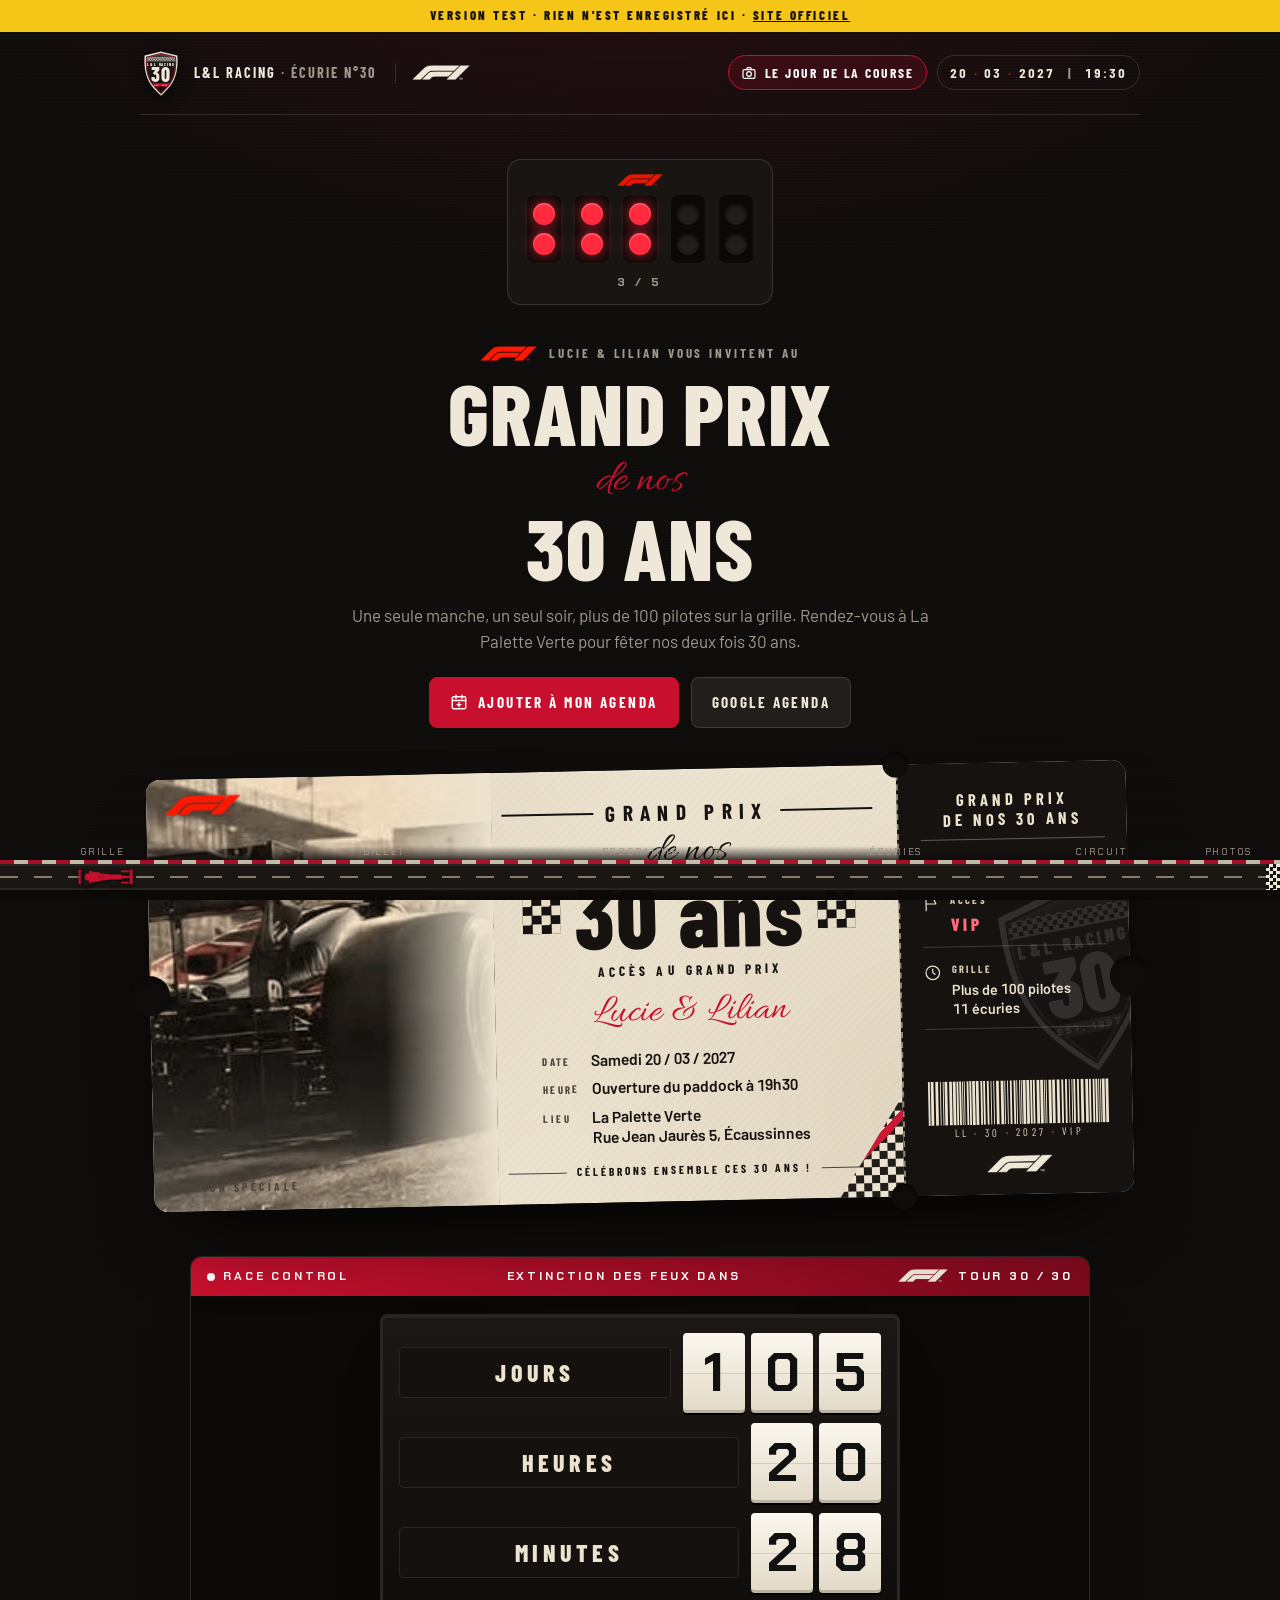
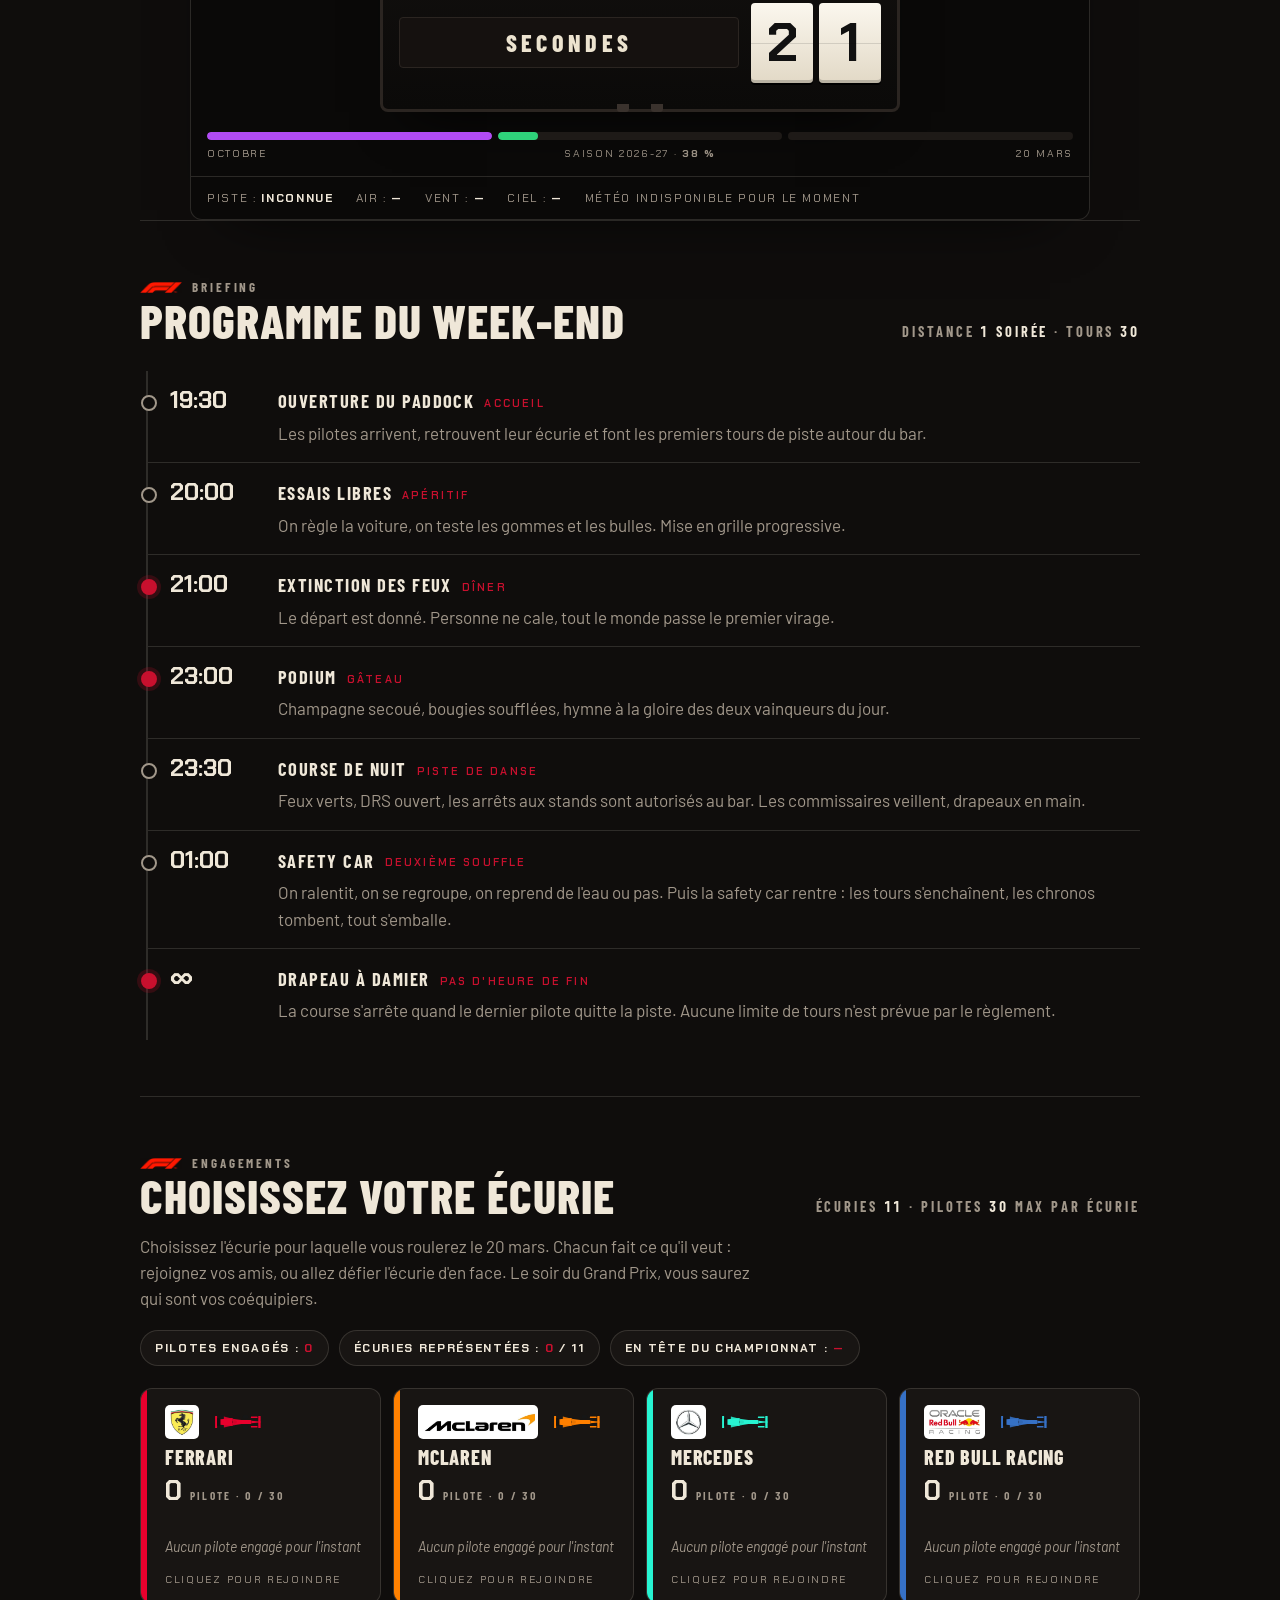
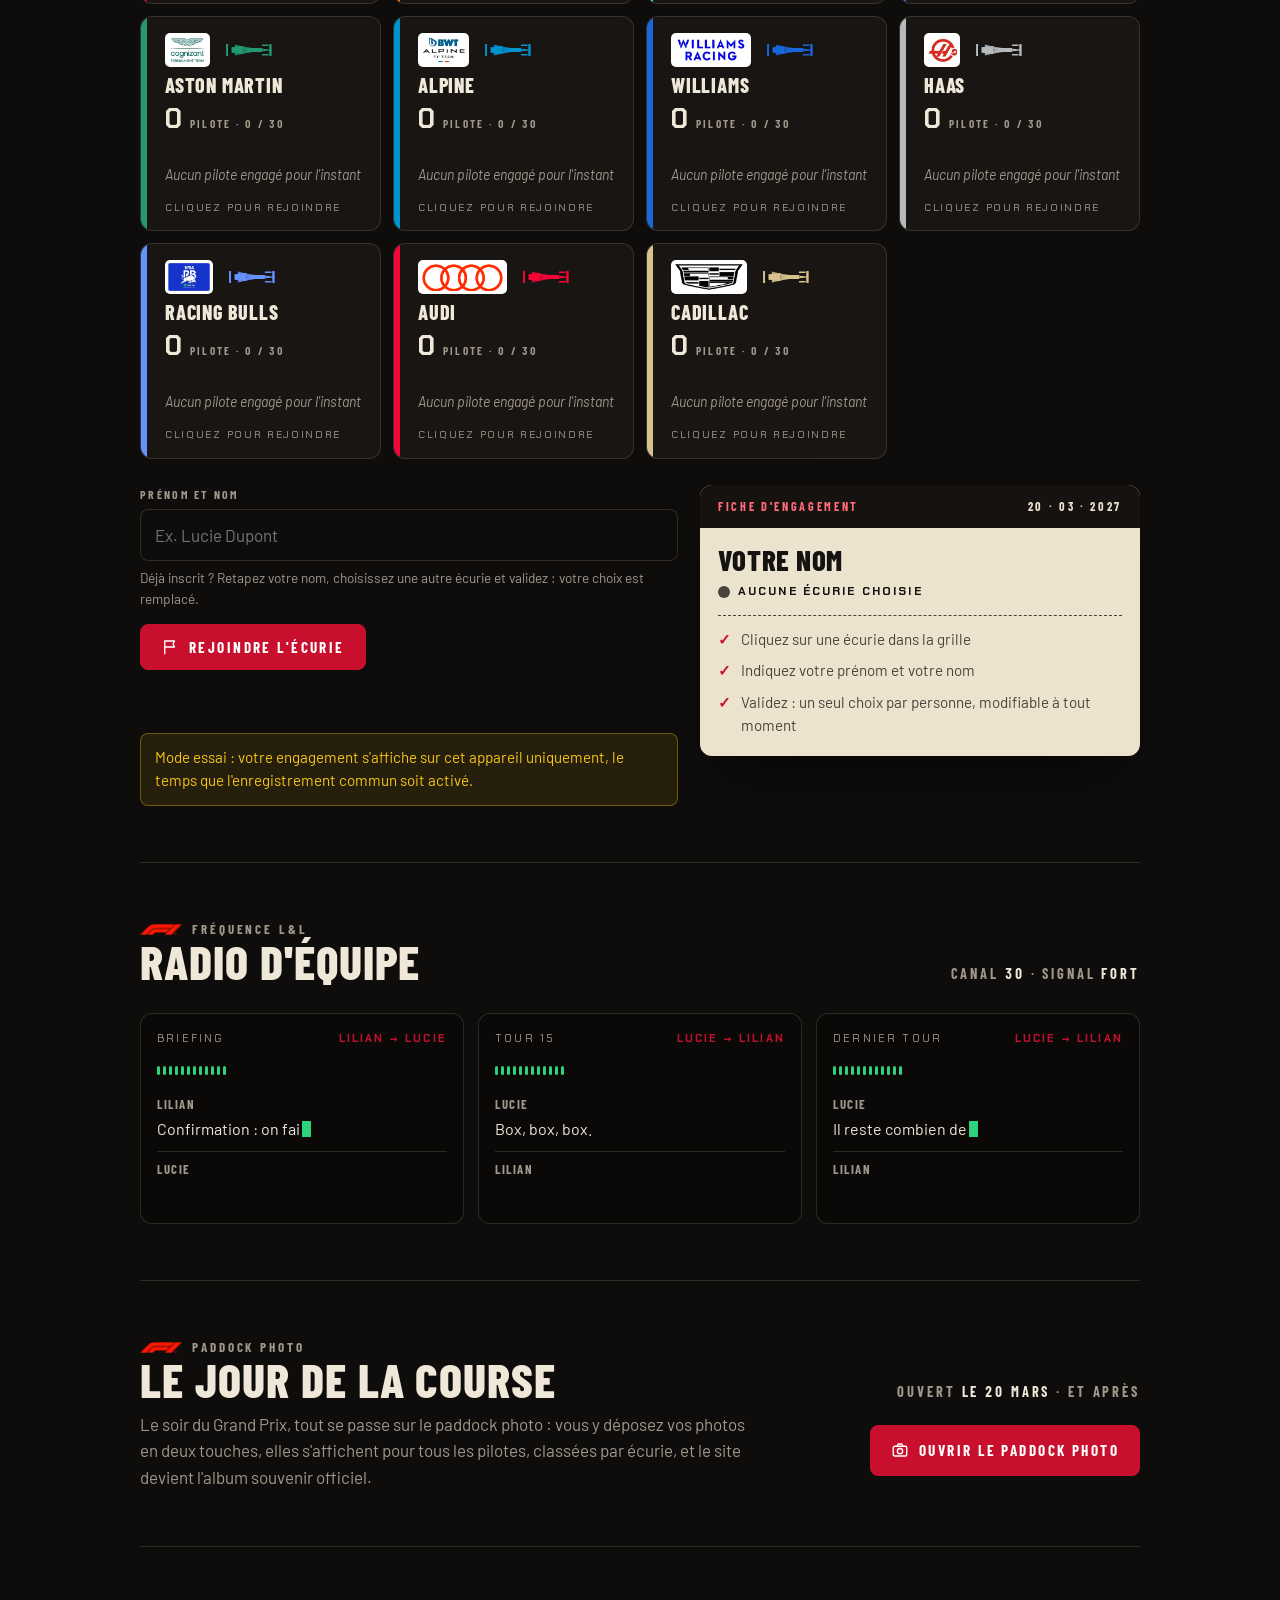
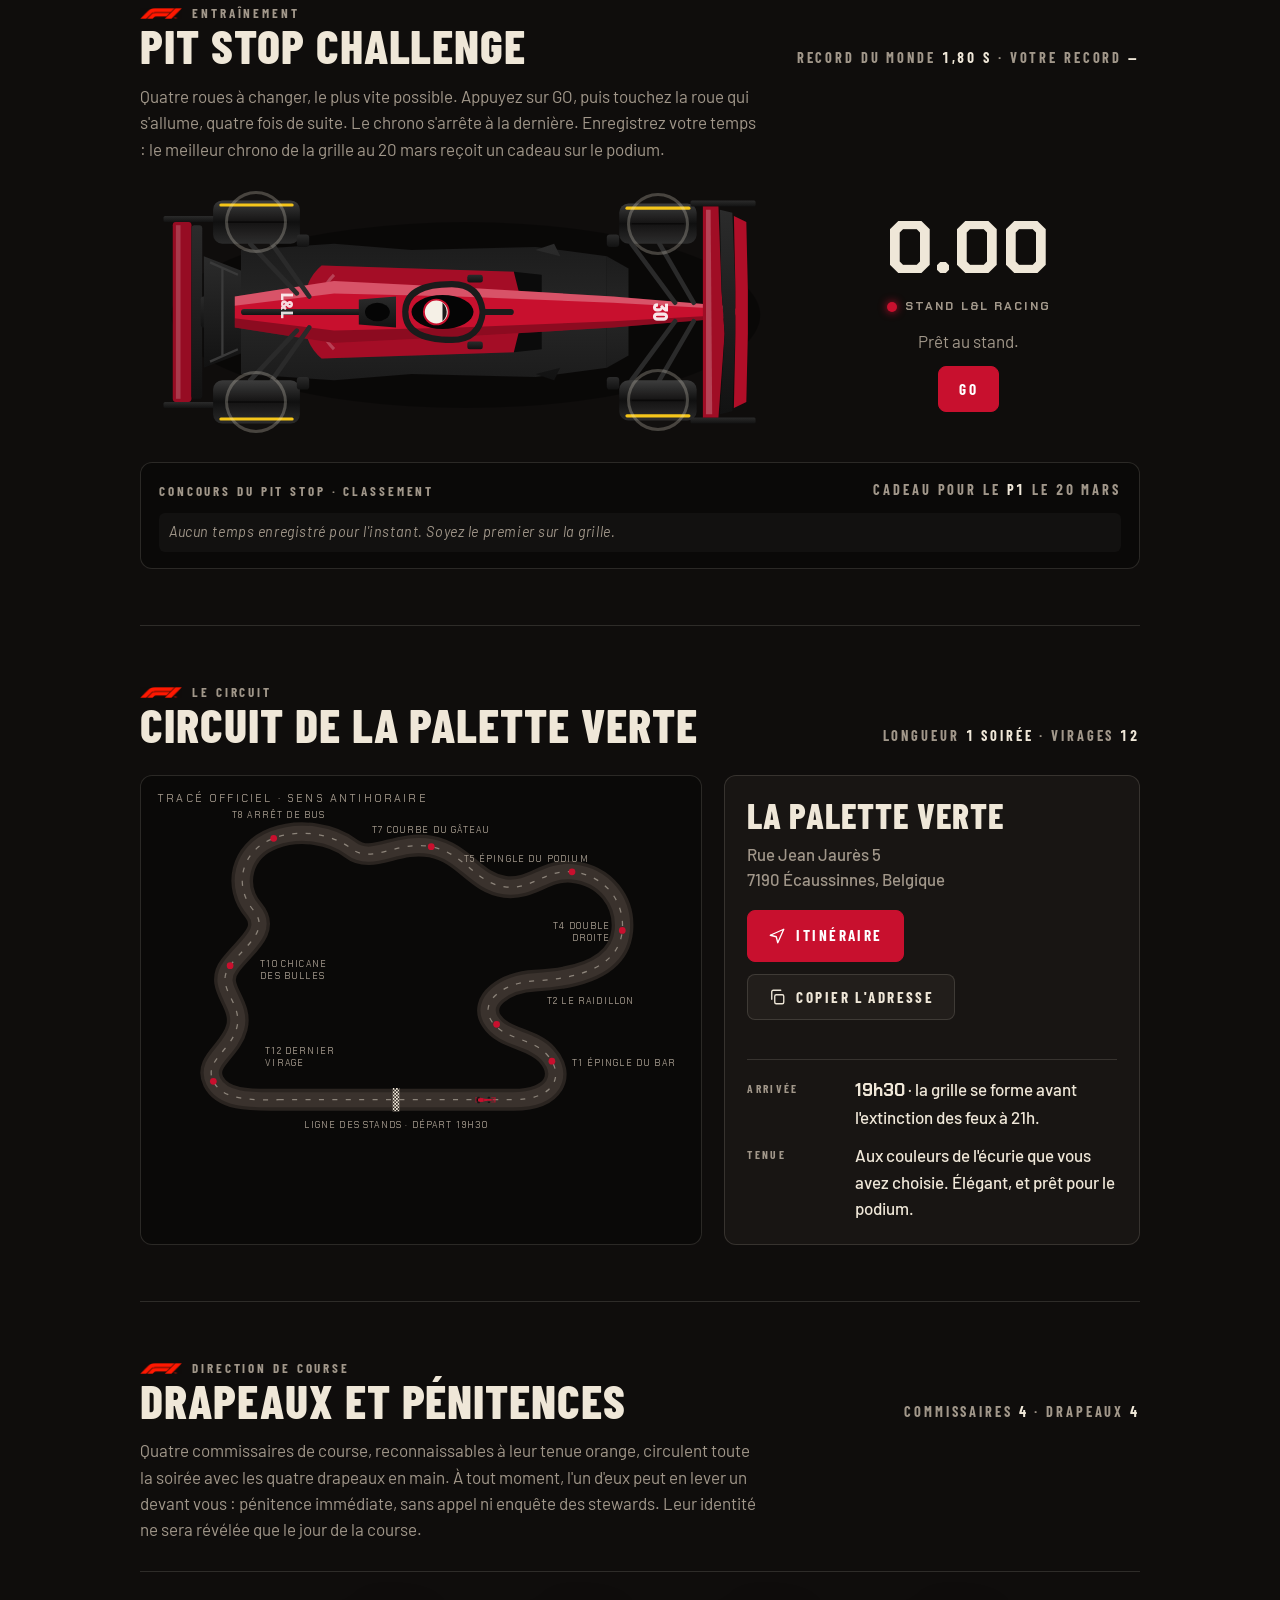
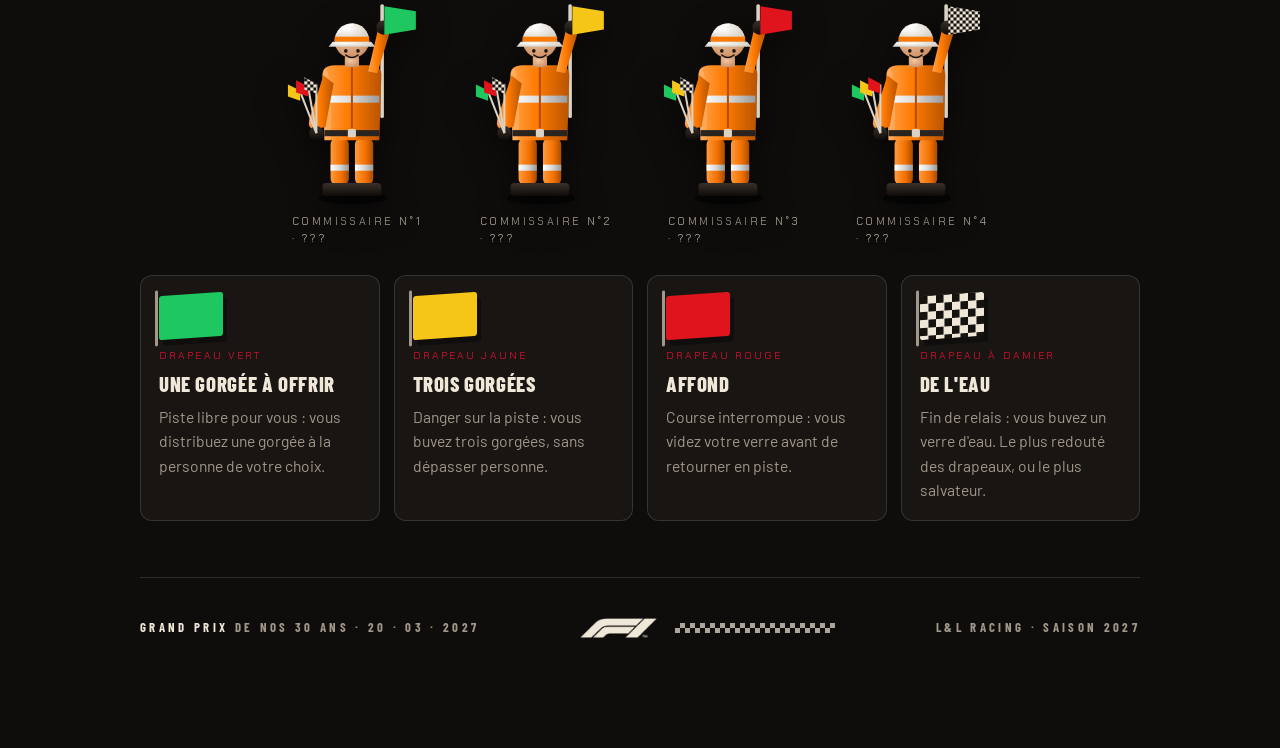
<file: test/index.html>
<!doctype html>
<html lang="fr">
<head>
<meta charset="utf-8">
<meta name="viewport" content="width=device-width,initial-scale=1,viewport-fit=cover">
<title>TEST · Grand Prix de nos 30 ans</title>
<meta name="description" content="Lucie et Lilian vous invitent au Grand Prix de leurs 30 ans : samedi 20 mars 2027, 19h30, La Palette Verte, Écaussinnes.">
<meta name="robots" content="noindex, nofollow">
<base href="../">
<meta name="theme-color" content="#0f0d0c">
<link rel="canonical" href="https://grandprix30ans.be/">
<meta property="og:type" content="website">
<meta property="og:locale" content="fr_BE">
<meta property="og:site_name" content="L&amp;L Racing">
<meta property="og:title" content="Grand Prix de nos 30 ans">
<meta property="og:description" content="Lucie et Lilian vous invitent : samedi 20 mars 2027, 19h30, La Palette Verte, Écaussinnes. Choisissez votre écurie.">
<meta property="og:url" content="https://grandprix30ans.be/">
<meta property="og:image" content="https://grandprix30ans.be/og.jpg">
<meta property="og:image:width" content="1200">
<meta property="og:image:height" content="630">
<meta property="og:image:alt" content="Billet d'accès au Grand Prix de nos 30 ans">
<meta name="twitter:card" content="summary_large_image">
<meta name="twitter:title" content="Grand Prix de nos 30 ans">
<meta name="twitter:description" content="Samedi 20 mars 2027, 19h30, La Palette Verte, Écaussinnes.">
<meta name="twitter:image" content="https://grandprix30ans.be/og.jpg">
<link rel="icon" type="image/png" sizes="192x192" href="icon-192.png">
<link rel="icon" type="image/png" sizes="512x512" href="icon-512.png">
<link rel="apple-touch-icon" href="apple-touch-icon.png">
<link rel="manifest" href="manifest.webmanifest">
<meta name="apple-mobile-web-app-capable" content="yes">
<meta name="apple-mobile-web-app-status-bar-style" content="black-translucent">
<meta name="apple-mobile-web-app-title" content="GP 30 ans">
<link rel="preconnect" href="https://fonts.googleapis.com">
<link rel="preconnect" href="https://fonts.gstatic.com" crossorigin>
<link rel="stylesheet" href="https://fonts.googleapis.com/css2?family=Barlow+Condensed:wght@500;700;800&family=Barlow:wght@400;500;600&family=Chakra+Petch:wght@600;700&family=Allura&display=swap">
<style>
/* Layout : un paddock de nuit. Un billet crème sur carbone, puis des blocs façon écran de chronométrage. Le rouge course est utilisé une fois par section ; les couleurs de secteur (violet, vert, jaune) sont réservées au chrono. */
:root{
  --bg:#0f0d0c;
  --bg-2:#181513;
  --bg-3:#221e1b;
  --fg:#efe7d8;
  --muted:#a1978a;
  --line:rgba(239,231,216,.14);
  --red:#c8102e;
  --paper:#ece3cf;
  --paper-2:#dccfb4;
  --ink:#151210;
  --ink-soft:#4a433b;
  --purple:#b14bf4;
  --green:#2fd27a;
  --yellow:#f5c518;
  --display:"Barlow Condensed","Arial Narrow",Impact,sans-serif;
  --body:"Barlow","Helvetica Neue",Arial,sans-serif;
  --script:"Allura","Brush Script MT",cursive;
  --mono:"Chakra Petch","Barlow Condensed",monospace;
  color-scheme:dark;
}
*{box-sizing:border-box}
html{background:var(--bg);scroll-behavior:smooth}
body{margin:0;background:var(--bg);color:var(--fg);font-family:var(--body);font-size:17px;line-height:1.55;-webkit-font-smoothing:antialiased}
img{max-width:100%}
[hidden]{display:none!important}
body::before{content:"";position:fixed;inset:0;pointer-events:none;z-index:0;
  background:radial-gradient(1200px 600px at 50% -10%,rgba(200,16,46,.14),transparent 60%),
             repeating-linear-gradient(0deg,rgba(255,255,255,.012) 0 1px,transparent 1px 3px)}
.wrap{position:relative;z-index:1;max-width:1080px;margin-inline:auto;padding-inline:clamp(16px,4vw,40px);padding-block:0 110px}
a{color:inherit}
h1,h2,h3{margin:0;text-wrap:balance}
.eyebrow{font-family:var(--display);font-weight:700;font-size:.82rem;letter-spacing:.22em;text-transform:uppercase;color:var(--muted);margin:0}
.sec-title{font-family:var(--display);font-weight:800;text-transform:uppercase;font-size:clamp(2rem,5vw,3rem);letter-spacing:.02em;line-height:.95}
section{padding-block:56px;border-top:1px solid var(--line)}
.lead{max-width:62ch;color:var(--muted);margin:14px 0 0}
.sec-head{display:flex;align-items:flex-end;justify-content:space-between;gap:16px;flex-wrap:wrap}
.lap{font-family:var(--display);font-weight:700;font-size:.9rem;letter-spacing:.2em;color:var(--muted);text-transform:uppercase;font-variant-numeric:tabular-nums;margin:0}
.lap b{color:var(--fg)}
.btn{display:inline-flex;align-items:center;justify-content:center;gap:10px;font-family:var(--display);font-weight:700;letter-spacing:.16em;text-transform:uppercase;font-size:.95rem;padding:13px 20px;border-radius:8px;border:1px solid var(--line);background:var(--bg-3);color:var(--fg);text-decoration:none;cursor:pointer;transition:transform .15s,background .15s}
.btn:hover{transform:translateY(-1px);background:#2b2622}
.btn:disabled{opacity:.5;cursor:not-allowed;transform:none}
.btn:focus-visible,input:focus-visible,textarea:focus-visible,.light-panel:focus-visible{outline:2px solid var(--red);outline-offset:2px}
.btn.primary{background:var(--red);border-color:var(--red);color:#fff}
.btn.primary:hover{background:#d8183a}
.btn svg{width:18px;height:18px;fill:none;stroke:currentColor;stroke-width:1.8;stroke-linecap:round;stroke-linejoin:round;flex:none}
.card{background:var(--bg-2);border:1px solid var(--line);border-radius:12px;padding:22px}
.status{font-size:.95rem;color:var(--muted);min-height:1.4em;margin:0}

/* Barre du haut */
.topbar{display:flex;align-items:center;justify-content:space-between;gap:16px;padding-block:18px;border-bottom:1px solid var(--line);flex-wrap:wrap}
.brand{display:flex;align-items:center;gap:12px;font-family:var(--display);font-weight:700;letter-spacing:.14em;text-transform:uppercase;font-size:.9rem}
.brand svg{width:42px;height:46px;filter:drop-shadow(0 4px 8px rgba(0,0,0,.5))}
.brand span span{color:var(--muted)}
.f1{display:inline-block;height:14px;width:auto;vertical-align:middle}
.brand .f1-sep{display:inline-block;width:1px;height:20px;background:var(--line);margin:0 4px 0 6px}
.brand .f1-head{height:15px}
.light-panel .f1-lights{height:12px;opacity:.9;margin-bottom:-2px}
.hero .eyebrow .f1{height:15px;margin-right:12px;vertical-align:-3px}
.sec-head .eyebrow .f1{height:11px;margin-right:10px;vertical-align:-1px}
.t-photo img.f1-photo{position:absolute;inset:auto;left:18px;top:16px;width:auto;height:20px;z-index:1;object-fit:contain;filter:drop-shadow(0 2px 4px rgba(0,0,0,.45))}
.t-stub .f1-stub{display:block;height:17px;margin:14px auto 0}
.timing-head .f1-timing{height:13px;margin-right:10px;vertical-align:-2px}
footer .foot-mid{display:flex;align-items:center;gap:18px}
footer .f1-foot{height:20px}
.pitwall .f1-wall{position:absolute;left:18px;bottom:calc(17px + env(safe-area-inset-bottom,0px));height:11px;opacity:.75}
@media (max-width:760px){.pitwall .f1-wall{display:none}.brand .f1-sep,.brand .f1-head{display:none}}
.chip{font-family:var(--display);font-weight:700;letter-spacing:.14em;font-size:.85rem;text-transform:uppercase;border:1px solid var(--line);padding:6px 12px;border-radius:999px;font-variant-numeric:tabular-nums;white-space:nowrap}
.chip i{color:var(--red);font-style:normal;margin-inline:6px}
.topright{display:flex;gap:10px;align-items:center;flex-wrap:wrap}
.chip-link{display:inline-flex;align-items:center;gap:8px;text-decoration:none;border-color:var(--red);color:#fff;background:rgba(200,16,46,.16)}
.chip-link:hover{background:rgba(200,16,46,.3)}
.chip-link svg{width:16px;height:16px;fill:none;stroke:currentColor;stroke-width:1.8;stroke-linecap:round;stroke-linejoin:round}

/* Procédure de départ */
.hero{padding-block:44px 8px;text-align:center;border-top:0}
.light-panel{display:inline-flex;flex-direction:column;align-items:center;gap:10px;margin:0 auto 22px;padding:14px 18px 12px;border-radius:14px;background:var(--bg-2);border:1px solid var(--line);cursor:pointer;user-select:none}
.lights{display:flex;gap:12px}
.lcol{display:flex;flex-direction:column;gap:8px;padding:8px 6px;background:#0a0908;border-radius:8px;border:1px solid rgba(255,255,255,.06)}
.light{width:22px;height:22px;border-radius:50%;background:#241e1b;box-shadow:inset 0 2px 4px rgba(0,0,0,.7);transition:background .12s,box-shadow .12s}
.light.red{background:#ff2a3c;box-shadow:0 0 14px rgba(255,42,60,.8),inset 0 1px 2px rgba(255,255,255,.4)}
.light.green{background:#38f27a;box-shadow:0 0 16px rgba(56,242,122,.85),inset 0 1px 2px rgba(255,255,255,.4)}
.light-label{font-family:var(--mono);font-weight:700;letter-spacing:.3em;text-transform:uppercase;font-size:.72rem;color:var(--muted);min-height:1.2em}
.light-label.go{color:#38f27a}
.hero .eyebrow{margin-bottom:10px}
.hero h1{font-family:var(--display);font-weight:800;text-transform:uppercase;line-height:.9;font-size:clamp(2.6rem,8vw,5.4rem);letter-spacing:.01em}
.hero h1 span{display:block;font-family:var(--script);text-transform:none;font-weight:400;font-size:.52em;letter-spacing:0;color:var(--red);line-height:1.1;margin-block:6px 2px}
.hero p{color:var(--muted);max-width:60ch;margin:16px auto 0}
.hero .hint{font-family:var(--mono);font-size:.74rem;letter-spacing:.14em;text-transform:uppercase;margin-top:10px;color:var(--muted)}
.hero-actions{justify-content:center;margin-top:22px}

/* Billet */
.ticket-stage{padding-block:34px 10px;perspective:1600px}
.ticket{position:relative;display:grid;grid-template-columns:minmax(0,1fr) 230px;background:var(--paper);color:var(--ink);border-radius:14px;margin-inline:auto;max-width:980px;
  box-shadow:0 40px 80px -30px rgba(0,0,0,.9),0 2px 0 rgba(255,255,255,.08) inset;
  background-image:radial-gradient(circle at 20% 30%,rgba(120,90,50,.08),transparent 40%),radial-gradient(circle at 80% 80%,rgba(120,90,50,.1),transparent 45%),repeating-linear-gradient(135deg,rgba(0,0,0,.015) 0 2px,transparent 2px 6px);
  transform:rotate(-1.2deg);transition:transform .5s cubic-bezier(.2,.8,.2,1)}
.ticket:hover{transform:rotate(0deg) translateY(-4px)}
.notch{position:absolute;width:40px;height:40px;border-radius:50%;background:var(--bg);z-index:3;box-shadow:inset 0 6px 10px -6px rgba(0,0,0,.8)}
.notch.l{left:-20px;top:50%;margin-top:-20px}
.notch.r{right:-20px;top:50%;margin-top:-20px}
.notch.pt,.notch.pb{width:26px;height:26px;right:230px;margin-right:-13px}
.notch.pt{top:-13px}
.notch.pb{bottom:-13px}
.t-main{display:grid;grid-template-columns:minmax(0,46%) minmax(0,1fr);min-width:0}
.t-photo{position:relative;overflow:hidden;border-radius:14px 0 0 14px;min-height:300px}
.t-photo img{position:absolute;inset:0;width:100%;height:100%;object-fit:cover;object-position:35% 60%;filter:sepia(.3) contrast(1.05);display:block}
.t-photo::after{content:"";position:absolute;inset:0;background:linear-gradient(90deg,transparent 68%,var(--paper) 100%),linear-gradient(0deg,rgba(236,227,207,.2),transparent 40%)}
.t-photo .ed{position:absolute;left:18px;bottom:14px;font-family:var(--display);font-weight:700;letter-spacing:.3em;font-size:.72rem;text-transform:uppercase;color:var(--ink-soft);z-index:2}
.t-body{padding:26px 24px 22px 10px;display:flex;flex-direction:column;align-items:center;text-align:center;min-width:0;position:relative}
.t-head{display:flex;align-items:center;gap:12px;width:100%;font-family:var(--display);font-weight:700;letter-spacing:.34em;text-transform:uppercase;font-size:clamp(1rem,2.2vw,1.35rem)}
.t-head::before,.t-head::after{content:"";flex:1;height:2px;background:var(--ink)}
.t-script{font-family:var(--script);font-size:clamp(2rem,4vw,2.6rem);line-height:1;margin-top:4px}
.t-30{display:flex;align-items:center;gap:14px;font-family:var(--display);font-weight:800;font-size:clamp(3.4rem,7.5vw,5.6rem);line-height:.9;letter-spacing:.02em;margin-top:-2px}
.flag{width:.42em;height:.42em;background:conic-gradient(var(--ink) 25%,transparent 0 50%,var(--ink) 0 75%,transparent 0);background-size:50% 50%;flex:none}
.t-sub{font-family:var(--display);font-weight:700;letter-spacing:.3em;text-transform:uppercase;font-size:.85rem;margin-top:6px}
.t-names{font-family:var(--script);font-size:clamp(1.9rem,3.6vw,2.5rem);color:var(--red);line-height:1;margin-top:12px}
.t-meta{display:grid;grid-template-columns:auto 1fr;gap:8px 12px;margin:16px 0 0;text-align:left;width:100%;max-width:300px}
.t-meta dt{font-family:var(--display);font-weight:700;letter-spacing:.22em;font-size:.68rem;text-transform:uppercase;color:var(--ink-soft);padding-top:3px}
.t-meta dd{margin:0;font-weight:600;font-size:.98rem;line-height:1.3;font-variant-numeric:tabular-nums}
.t-foot{margin-top:auto;padding-top:16px;font-family:var(--display);font-weight:700;letter-spacing:.26em;text-transform:uppercase;font-size:.72rem;display:flex;align-items:center;gap:10px;width:100%}
.t-foot::before,.t-foot::after{content:"";flex:1;height:1px;background:var(--ink-soft)}
.t-stripe{position:absolute;right:-6px;bottom:0;width:70px;height:110px;pointer-events:none;
  background:linear-gradient(135deg,transparent 48%,var(--red) 48% 54%,transparent 54%),conic-gradient(var(--ink) 25%,var(--paper) 0 50%,var(--ink) 0 75%,var(--paper) 0);
  background-size:100% 100%,16px 16px;clip-path:polygon(100% 0,100% 100%,0 100%);opacity:.95}
.t-stub{background:var(--ink);color:var(--paper);padding:26px 22px 22px;border-radius:0 14px 14px 0;border-left:2px dashed rgba(236,227,207,.55);display:flex;flex-direction:column;justify-content:space-between;gap:16px;min-width:0}
.t-stub{position:relative;overflow:hidden}
.t-stub > :not(.s-mark){position:relative}
.t-stub .s-mark{position:absolute;right:-38px;top:50%;width:176px;height:194px;opacity:.12;pointer-events:none;filter:grayscale(1) brightness(1.7);transform:translateY(-50%) rotate(-10deg)}
.t-stub .s-mid{display:grid;gap:14px}
.t-stub .s-title{font-family:var(--display);font-weight:700;letter-spacing:.24em;text-transform:uppercase;font-size:1.05rem;line-height:1.2;text-align:center;padding-bottom:10px;border-bottom:1px solid rgba(236,227,207,.35)}
.t-stub .s-row{display:grid;grid-template-columns:auto 1fr;gap:4px 10px;padding-bottom:10px;border-bottom:1px solid rgba(236,227,207,.2)}
.t-stub .s-row svg{width:18px;height:18px;grid-row:span 2;align-self:start;margin-top:2px;fill:none;stroke:var(--paper);stroke-width:1.6;stroke-linecap:round;stroke-linejoin:round}
.t-stub .s-k{font-family:var(--display);font-weight:700;letter-spacing:.22em;font-size:.66rem;text-transform:uppercase;color:var(--paper-2)}
.t-stub .s-v{font-weight:600;font-size:.9rem;line-height:1.3;font-variant-numeric:tabular-nums}
.t-stub .s-v.vip{color:#ff6b7a;font-family:var(--display);font-weight:800;letter-spacing:.2em;font-size:1.1rem}
.barcode{display:block;width:100%;height:44px}
.barcode rect{fill:var(--paper)}
.t-stub .s-code{text-align:center;font-family:var(--display);letter-spacing:.3em;font-size:.68rem;color:var(--paper-2)}
.t-stub .s-tag{margin-top:auto;text-align:center;font-family:var(--display);font-weight:700;letter-spacing:.22em;text-transform:uppercase;font-size:.66rem;line-height:1.7;position:relative;padding-top:8px}
.t-stub .s-tag::before{content:"";position:absolute;top:0;left:30%;right:30%;height:2px;background:var(--red)}

/* Chrono façon écran de chronométrage */
.timing{margin:44px auto 0;max-width:900px;background:#0a0908;border:1px solid var(--line);border-radius:12px;overflow:hidden;box-shadow:0 30px 60px -40px rgba(0,0,0,.9)}
.timing-head{display:flex;align-items:center;justify-content:space-between;gap:12px;padding:10px 16px;background:linear-gradient(90deg,var(--red),#7a0a1c);font-family:var(--mono);font-weight:700;letter-spacing:.24em;text-transform:uppercase;font-size:.74rem;color:#fff;flex-wrap:wrap}
.timing-head .live{display:inline-flex;align-items:center;gap:8px}
.timing-head .live i{width:8px;height:8px;border-radius:50%;background:#fff;animation:blink 1.2s infinite}
@keyframes blink{50%{opacity:.25}}
.pitboard{position:relative;margin:18px auto 6px;width:min(100%,520px);padding:16px 16px 26px;background:linear-gradient(180deg,#1b1714,#0b0a09);border:3px solid #2b2521;border-radius:8px;box-shadow:0 30px 50px -30px rgba(0,0,0,.9),inset 0 1px 0 rgba(255,255,255,.06);display:grid;gap:10px}
.pb-row{display:grid;grid-template-columns:minmax(0,1fr) auto;align-items:center;gap:12px}
.pb-k{font-family:var(--display);font-weight:800;text-transform:uppercase;letter-spacing:.18em;font-size:clamp(1rem,3.4vw,1.5rem);color:var(--paper);padding:6px 12px;background:#15110f;border:1px solid #2b2521;border-radius:4px;text-align:center}
.pb-v{display:flex;gap:6px}
.tile{display:inline-grid;place-items:center;width:clamp(40px,11vw,62px);height:clamp(52px,14vw,80px);font-family:var(--mono);font-weight:700;font-size:clamp(2rem,7vw,3.4rem);line-height:1;color:#111;background:linear-gradient(180deg,#fbf7ee,#e2d9c6);border-radius:4px;box-shadow:inset 0 -3px 0 rgba(0,0,0,.18),0 2px 0 #000;font-variant-numeric:tabular-nums;position:relative;transform-origin:50% 50%}
.tile::after{content:"";position:absolute;left:0;right:0;top:50%;height:1px;background:rgba(0,0,0,.12)}
.tile.flip{animation:flip .35s ease-out}
@keyframes flip{0%{transform:rotateX(70deg)}100%{transform:rotateX(0)}}
.pb-grip{position:absolute;left:50%;bottom:-3px;transform:translateX(-50%);display:flex;gap:22px}
.pb-grip i{display:block;width:12px;height:8px;background:#3a322d;border-radius:0 0 3px 3px}
.sectors{display:grid;grid-template-columns:repeat(3,1fr);gap:6px;padding:14px 16px 6px}
.sector{height:8px;border-radius:4px;background:#1e1a17;position:relative;overflow:hidden}
.sector::after{content:"";position:absolute;inset:0;width:var(--p,0%);background:var(--c,var(--muted));border-radius:4px;transition:width 1s}
.sector-labels{display:grid;grid-template-columns:repeat(3,1fr);gap:6px;padding:0 16px 14px;font-family:var(--mono);font-size:.66rem;letter-spacing:.16em;text-transform:uppercase;color:var(--muted)}
.sector-labels span:nth-child(2){text-align:center}
.sector-labels span:nth-child(3){text-align:right}
.timing-foot{display:flex;flex-wrap:wrap;gap:8px 22px;padding:12px 16px;border-top:1px solid var(--line);font-family:var(--mono);font-size:.74rem;letter-spacing:.14em;text-transform:uppercase;color:var(--muted)}
.timing-foot b{color:var(--fg);font-weight:700}

/* Programme */
.prog{list-style:none;margin:28px 0 0;padding:0;border-left:2px solid var(--line);margin-left:6px}
.prog li{display:grid;grid-template-columns:92px minmax(0,1fr);gap:16px;padding:16px 0 16px 22px;position:relative;border-bottom:1px solid var(--line)}
.prog li:last-child{border-bottom:0}
.prog li::before{content:"";position:absolute;left:-7px;top:24px;width:12px;height:12px;border-radius:50%;background:var(--bg);border:2px solid var(--muted)}
.prog li.key::before{background:var(--red);border-color:var(--red);box-shadow:0 0 0 4px rgba(200,16,46,.2)}
.prog time{font-family:var(--mono);font-weight:700;font-size:1.5rem;line-height:1.1;font-variant-numeric:tabular-nums}
.prog h3{font-family:var(--display);font-weight:700;text-transform:uppercase;letter-spacing:.08em;font-size:1.15rem}
.prog h3 small{font-family:var(--mono);font-weight:600;font-size:.68rem;letter-spacing:.2em;color:var(--red);margin-left:10px;vertical-align:middle}
.prog p{margin:4px 0 0;color:var(--muted)}

/* Grille de départ : écuries */
.grid-summary{display:flex;gap:10px;flex-wrap:wrap;margin-top:18px}
.pill{font-family:var(--mono);font-weight:700;letter-spacing:.14em;text-transform:uppercase;font-size:.74rem;padding:8px 14px;border:1px solid var(--line);border-radius:999px;background:var(--bg-2);color:var(--fg)}
.pill b{color:var(--red)}
.teams{display:grid;grid-template-columns:repeat(auto-fill,minmax(210px,1fr));gap:12px;margin-top:22px}
.team{position:relative;text-align:left;background:var(--bg-2);border:1px solid var(--line);border-radius:12px;padding:16px 16px 14px;cursor:pointer;color:var(--fg);font:inherit;display:flex;flex-direction:column;gap:10px;transition:transform .15s,border-color .15s,box-shadow .15s;overflow:hidden}
.team::before{content:"";position:absolute;left:0;top:0;bottom:0;width:6px;background:var(--tc)}
.team:hover{transform:translateY(-2px);border-color:rgba(239,231,216,.3)}
.team.selected{border-color:var(--tc);box-shadow:0 0 0 1px var(--tc),0 16px 40px -24px var(--tc)}
.team.full{cursor:not-allowed;opacity:.72}
.team.full:hover{transform:none}
.team-head{display:flex;align-items:center;justify-content:space-between;gap:10px;padding-left:8px}
.team-id{display:flex;align-items:center;gap:10px;min-width:0}
.tcode{display:inline-grid;place-items:center;flex:none;min-width:44px;height:26px;padding:0 7px;border-radius:4px;background:var(--tc);color:#0b0a09;font-family:var(--mono);font-weight:700;font-size:.8rem;letter-spacing:.08em;box-shadow:inset 0 -2px 0 rgba(0,0,0,.25)}
.tcode.dark{color:#fff}
.tlogo{display:block;flex:none;height:34px;width:auto;max-width:120px;object-fit:contain;background:#fff;border-radius:5px;padding:3px}
.standings .tlogo{height:24px;max-width:70px;padding:2px}
.reg-side .tlogo{height:22px;max-width:64px;padding:2px;display:inline-block;vertical-align:middle}
.team-name{font-family:var(--display);font-weight:800;text-transform:uppercase;letter-spacing:.04em;font-size:1.25rem;line-height:1;padding-left:8px;margin-top:-2px}
.team-car{width:54px;height:22px;flex:none;color:var(--tc)}
.team-count{display:flex;align-items:baseline;gap:8px;padding-left:8px;font-family:var(--mono);font-weight:700;font-size:1.7rem;line-height:1;font-variant-numeric:tabular-nums}
.team-count small{font-family:var(--display);font-weight:700;font-size:.7rem;letter-spacing:.2em;text-transform:uppercase;color:var(--muted)}
.team-bar{margin-left:8px;height:8px;border-radius:4px;background:#1e1a17;overflow:hidden;position:relative}
.team-bar::after{content:"";position:absolute;inset:0;background:repeating-linear-gradient(90deg,transparent 0 calc(100% / 30 - 1px),rgba(15,13,12,.9) calc(100% / 30 - 1px) calc(100% / 30))}
.team-bar i{display:block;height:100%;background:var(--tc);border-radius:4px;transition:width .6s;box-shadow:0 0 10px var(--tc)}
.members{display:flex;flex-wrap:wrap;gap:6px;padding-left:8px;min-height:30px;align-content:flex-start}
.member{font-size:.85rem;line-height:1.3;padding:4px 10px;border-radius:999px;background:rgba(255,255,255,.06);border:1px solid var(--line);overflow-wrap:anywhere}
.member.mine{border-color:var(--tc);background:rgba(255,255,255,.12);color:#fff;font-weight:600}
.members .empty{color:var(--muted);font-size:.88rem;font-style:italic;padding:4px 0}
.team-foot{display:flex;justify-content:space-between;align-items:center;padding-left:8px;font-family:var(--mono);font-size:.66rem;letter-spacing:.16em;text-transform:uppercase;color:var(--muted)}
.team-foot b{color:var(--fg)}
.adminbar{display:flex;align-items:center;gap:12px;flex-wrap:wrap;margin-top:18px;padding:12px 14px;border:1px dashed var(--yellow);border-radius:10px;background:rgba(245,197,24,.06)}
.adminbar input{width:120px}
.adminbar.on{border-style:solid}
.member .x.ed,.leader li .x.ed{color:var(--yellow)}
.member .x,.leader li .x,.seat .x{margin-left:6px;border:0;background:none;color:#ff6b7a;font-weight:700;cursor:pointer;font-size:1rem;line-height:1;padding:0 2px}
.member .x:hover,.leader li .x:hover{color:#fff}
.standings{margin-top:22px;background:#0a0908;border:1px solid var(--line);border-radius:12px;padding:16px 18px}
.standings ol{list-style:none;margin:12px 0 0;padding:0;display:grid;gap:7px}
.standings li{display:grid;grid-template-columns:28px 190px minmax(0,1fr) 36px;gap:10px;align-items:center;font-family:var(--mono);font-size:.82rem;letter-spacing:.06em;text-transform:uppercase}
.standings li .pos{color:var(--muted)}
.standings li .bar{height:10px;border-radius:5px;background:#1e1a17;overflow:hidden}
.standings li .bar i{display:block;height:100%;width:var(--w,0%);background:var(--tc);transition:width .6s}
.standings li .n{text-align:right;font-variant-numeric:tabular-nums}
.reg{display:grid;grid-template-columns:minmax(0,1.1fr) minmax(0,.9fr);gap:22px;margin-top:26px;align-items:start}
.reg form{display:grid;gap:14px}
.field{display:grid;gap:6px}
.field label{font-family:var(--display);font-weight:700;letter-spacing:.2em;font-size:.74rem;text-transform:uppercase;color:var(--muted)}
.field small{color:var(--muted);font-size:.85rem}
input[type=text],textarea{width:100%;font:inherit;color:var(--fg);background:var(--bg);border:1px solid var(--line);border-radius:8px;padding:12px 14px;min-width:0}
textarea{min-height:72px;resize:vertical}
.two{display:grid;grid-template-columns:1fr 1fr;gap:12px}
.btn-row{display:flex;gap:12px;flex-wrap:wrap;align-items:center}
.linkbtn{background:none;border:0;color:var(--muted);font:inherit;font-size:.9rem;text-decoration:underline;cursor:pointer;padding:0}
.linkbtn:hover{color:var(--fg)}
.reg-side{position:relative;background:var(--paper);color:var(--ink);border-radius:12px;overflow:hidden;box-shadow:0 30px 60px -30px rgba(0,0,0,.9)}
.reg-side .ph{background:var(--ink);color:var(--paper);padding:12px 18px;display:flex;justify-content:space-between;align-items:center;gap:12px;font-family:var(--display);font-weight:700;letter-spacing:.22em;text-transform:uppercase;font-size:.76rem}
.reg-side .ph span{color:#ff6b7a}
.reg-side .pb{padding:18px}
.reg-side .who{font-family:var(--display);font-weight:800;text-transform:uppercase;font-size:1.8rem;line-height:1;letter-spacing:.02em;overflow-wrap:anywhere;min-height:1em}
.reg-side .tm{margin-top:8px;font-family:var(--mono);font-weight:700;letter-spacing:.18em;text-transform:uppercase;font-size:.74rem;display:flex;align-items:center;gap:8px}
.reg-side .tm i{width:12px;height:12px;border-radius:50%;background:var(--tc,var(--ink-soft));display:inline-block;flex:none}
.reg-side ul{margin:14px 0 0;padding:0;list-style:none;display:grid;gap:8px;color:var(--ink-soft);font-size:.95rem;border-top:1px dashed var(--ink-soft);padding-top:12px}
.reg-side li{display:flex;gap:10px}
.reg-side li::before{content:"✓";color:var(--red);font-weight:700}
.notice{margin-top:14px;padding:12px 14px;border-radius:8px;background:rgba(245,197,24,.1);border:1px solid rgba(245,197,24,.35);color:var(--yellow);font-size:.95rem}
.ok{color:var(--green)}
.err{color:#ff6b7a}

/* Radio */
.radios{display:grid;grid-template-columns:repeat(3,minmax(0,1fr));gap:14px;margin-top:28px}
.radio{background:#0a0908;border:1px solid var(--line);border-radius:12px;padding:16px;display:flex;flex-direction:column;gap:10px}
.radio .rh{display:flex;justify-content:space-between;align-items:center;font-family:var(--mono);font-size:.68rem;letter-spacing:.2em;text-transform:uppercase;color:var(--muted)}
.radio .rh b{color:var(--red)}
.wave{display:flex;align-items:center;gap:3px;height:28px}
.wave i{display:block;width:3px;border-radius:2px;background:var(--green);height:30%;animation:wave 1.1s ease-in-out infinite;animation-delay:calc(var(--i) * -.09s)}
@keyframes wave{0%,100%{height:25%}50%{height:95%}}
.radio p{margin:0;font-size:1rem}
.radio p b{font-family:var(--display);font-weight:700;letter-spacing:.12em;text-transform:uppercase;font-size:.8rem;color:var(--muted);display:block;margin-bottom:2px}
.radio p + p{padding-top:8px;border-top:1px solid var(--line)}
.radio p .typed::after{content:"";display:inline-block;width:.55em;height:1em;margin-left:2px;vertical-align:-2px;background:var(--green);opacity:0}
.radio p.typing .typed::after{opacity:1;animation:blink .7s steps(1) infinite}
.radio p.pending{min-height:1.4em}
.radio.tx .rh b{animation:blink 1s infinite}

/* Photos */
.photo-teaser{display:flex;align-items:center;justify-content:space-between;gap:22px;flex-wrap:wrap;margin-top:8px}
.photo-teaser .lead{margin:0}
/* Pit stop */
.pit-wrap{display:grid;grid-template-columns:minmax(0,1.3fr) minmax(0,.7fr);gap:22px;margin-top:26px;align-items:center}
.pit{position:relative;width:100%;max-width:620px;aspect-ratio:400/160;color:var(--red);margin-inline:auto}
.pit-car{position:absolute;inset:0;width:100%;height:100%}
.wheel{position:absolute;width:clamp(42px,11vw,62px);height:clamp(42px,11vw,62px);transform:translate(-50%,-50%);border-radius:50%;border:3px solid rgba(239,231,216,.55);background:rgba(239,231,216,.04);cursor:pointer;padding:0;transition:background .1s,border-color .1s,transform .1s}
.wheel:disabled{opacity:.45;cursor:default}
.wheel.armed{border-color:var(--yellow);box-shadow:0 0 0 4px rgba(245,197,24,.25);animation:pulse 1s infinite}
.wheel.done{background:rgba(47,210,122,.55);border-color:var(--green);box-shadow:0 0 18px rgba(47,210,122,.6);animation:none}
@keyframes pulse{50%{transform:translate(-50%,-50%) scale(1.08)}}
.pit-side{text-align:center;display:grid;gap:12px;justify-items:center}
.pit-clock{font-family:var(--mono);font-weight:700;font-size:clamp(3rem,10vw,4.6rem);line-height:1;font-variant-numeric:tabular-nums;letter-spacing:.02em}
.pit-verdict{color:var(--muted);min-height:1.5em}
.pit-team{font-family:var(--mono);font-weight:700;letter-spacing:.18em;text-transform:uppercase;font-size:.74rem;color:var(--muted);display:flex;align-items:center;gap:8px}
.pit-team i{width:10px;height:10px;border-radius:50%;background:var(--pc,var(--red));display:inline-block;box-shadow:0 0 8px var(--pc,var(--red))}
.contest{margin-top:26px;display:grid;gap:18px}
.pit-form{display:grid;grid-template-columns:minmax(0,1fr) minmax(0,1fr) auto;gap:12px;align-items:end;background:var(--bg-2);border:1px solid var(--line);border-radius:12px;padding:16px}
.leader{background:#0a0908;border:1px solid var(--line);border-radius:12px;padding:16px 18px}
.leader ol{list-style:none;margin:12px 0 0;padding:0;display:grid;gap:4px}
.leader li{display:grid;grid-template-columns:40px minmax(0,1fr) 90px;gap:10px;align-items:center;padding:8px 10px;border-radius:6px;background:rgba(255,255,255,.03);font-family:var(--mono);font-size:.9rem;letter-spacing:.04em}
.leader li .pos{font-weight:700;color:var(--muted)}
.leader li:first-child .pos{color:var(--yellow)}
.leader li:nth-child(2) .pos{color:#cfd3d8}
.leader li:nth-child(3) .pos{color:#c8793a}
.leader li .nm{overflow-wrap:anywhere;font-family:var(--body);font-size:1rem}
.leader li .tm{text-align:right;font-weight:700;font-variant-numeric:tabular-nums}
.leader li.mine{outline:1px solid var(--red)}
.leader li.empty{display:block;color:var(--muted);font-family:var(--body);font-style:italic}
/* Circuit */
.circuit{display:grid;grid-template-columns:minmax(0,1.15fr) minmax(0,.85fr);gap:22px;margin-top:28px;align-items:stretch}
.track-card{background:#0a0908;border:1px solid var(--line);border-radius:12px;padding:12px 12px 6px;position:relative}
.track-card svg{display:block;width:100%;height:auto}
.track-card .tn{position:absolute;left:16px;top:14px;font-family:var(--mono);font-size:.68rem;letter-spacing:.2em;text-transform:uppercase;color:var(--muted)}
.addr{font-family:var(--display);font-weight:800;text-transform:uppercase;font-size:clamp(1.6rem,3.5vw,2.2rem);line-height:1;letter-spacing:.02em;margin:0}
.addr small{display:block;font-family:var(--body);font-weight:500;text-transform:none;letter-spacing:0;font-size:1.05rem;color:var(--muted);margin-top:8px;line-height:1.5}
.facts{display:grid;gap:12px;margin:18px 0 0;padding-top:16px;border-top:1px solid var(--line)}
.facts div{display:grid;grid-template-columns:96px minmax(0,1fr);gap:12px}
.facts dt{font-family:var(--display);font-weight:700;letter-spacing:.2em;font-size:.72rem;text-transform:uppercase;color:var(--muted);padding-top:4px}
.facts dd{margin:0;font-weight:500}
.facts dd b{font-family:var(--mono);font-weight:700;font-size:1.1rem}

/* Drapeaux */
.flags{display:grid;grid-template-columns:repeat(4,minmax(0,1fr));gap:14px;margin-top:28px}
.flagcard{background:var(--bg-2);border:1px solid var(--line);border-radius:12px;padding:18px;display:flex;flex-direction:column;gap:10px}
.fl{width:64px;height:44px;border-radius:3px;transform:skewY(-4deg);box-shadow:4px 6px 0 rgba(0,0,0,.35);position:relative}
.fl::before{content:"";position:absolute;left:-4px;top:-6px;bottom:-6px;width:3px;background:var(--muted);border-radius:2px}
.fl.green{background:#1ec760}
.fl.red{background:#e0141c}
.marshals{display:flex;justify-content:center;align-items:flex-end;gap:clamp(10px,5vw,56px);margin-top:28px;padding:18px 10px 0;border-top:1px solid var(--line)}
.mshl{display:flex;flex-direction:column;align-items:center;gap:6px;width:clamp(78px,19vw,132px)}
.mshl svg{width:100%;height:auto;display:block;filter:drop-shadow(0 12px 16px rgba(0,0,0,.6));overflow:visible}
.mshl span{font-family:var(--mono);font-size:.68rem;letter-spacing:.22em;text-transform:uppercase;color:var(--muted)}
.fl.yellow{background:#f5c518}
.fl.checker{background:conic-gradient(#efe7d8 25%,#151210 0 50%,#efe7d8 0 75%,#151210 0);background-size:16px 16px}
.flagcard h3{font-family:var(--display);font-weight:800;text-transform:uppercase;font-size:1.3rem;letter-spacing:.03em;line-height:1}
.flagcard .fk{font-family:var(--mono);font-size:.66rem;letter-spacing:.2em;text-transform:uppercase;color:var(--red)}
.flagcard p{margin:0;color:var(--muted);font-size:.98rem}
.swatches{display:flex;gap:8px}
.swatches i{width:22px;height:22px;border-radius:50%;border:1px solid var(--line);display:block}

/* Pied de page */
footer{padding-top:40px;border-top:1px solid var(--line);display:flex;justify-content:space-between;align-items:center;gap:20px;flex-wrap:wrap}
footer .tag{font-family:var(--display);font-weight:700;letter-spacing:.26em;text-transform:uppercase;font-size:.8rem;color:var(--muted);margin:0}
footer .tag b{color:var(--fg)}
.chq{height:10px;width:160px;background:conic-gradient(var(--fg) 25%,transparent 0 50%,var(--fg) 0 75%,transparent 0);background-size:10px 10px;opacity:.7}

/* Easter egg Orange Army */
#crest-btn{cursor:pointer}
html.orange{--red:#ff7a00;--bg:#120c05;--bg-2:#1d1309;--bg-3:#2a1b0c;--line:rgba(255,160,80,.22);--purple:#ff9a3c}
html.orange body::before{background:radial-gradient(1200px 600px at 50% -10%,rgba(255,122,0,.35),transparent 60%),repeating-linear-gradient(0deg,rgba(255,255,255,.012) 0 1px,transparent 1px 3px)}
html.orange .pitwall .car{color:#ff7a00}
html.orange .light.red{background:#ff7a00;box-shadow:0 0 14px rgba(255,122,0,.9)}
.orange-banner{position:fixed;inset:0;z-index:80;display:flex;flex-direction:column;align-items:center;justify-content:center;gap:6px;pointer-events:none;background:radial-gradient(circle at 50% 50%,rgba(255,122,0,.55),rgba(18,12,5,.85) 70%);animation:obIn .4s ease-out}
.orange-banner .ob-line{font-family:var(--display);font-weight:800;text-transform:uppercase;letter-spacing:.3em;font-size:clamp(1rem,4vw,1.6rem);color:#fff;text-shadow:0 2px 12px rgba(0,0,0,.6)}
.orange-banner .ob-big{font-family:var(--mono);font-weight:700;font-size:clamp(6rem,30vw,16rem);line-height:.9;color:#ff7a00;text-shadow:0 0 40px rgba(255,122,0,.8),0 6px 0 #7a3a00;animation:obPulse .6s ease-in-out infinite alternate}
@keyframes obIn{from{opacity:0;transform:scale(.9)}to{opacity:1;transform:none}}
@keyframes obPulse{from{transform:scale(1)}to{transform:scale(1.06)}}
.confetti{position:fixed;inset:0;z-index:70;pointer-events:none;display:none}
.confetti.on{display:block}
@media (prefers-reduced-motion:reduce){.orange-banner,.orange-banner .ob-big{animation:none}}
/* Muret des stands : la monoplace suit le défilement */
.pitwall{position:fixed;left:0;right:0;bottom:0;z-index:50;height:54px;padding-bottom:env(safe-area-inset-bottom,0px);background:linear-gradient(180deg,rgba(15,13,12,0),rgba(15,13,12,.92) 30%,#0a0908);pointer-events:none}
.pitwall .road{position:absolute;left:0;right:0;bottom:calc(10px + env(safe-area-inset-bottom,0px));height:26px;background:#1a1613;border-top:2px solid #2a2420;border-bottom:2px solid #2a2420}
.pitwall .road::before{content:"";position:absolute;left:0;right:0;top:50%;height:2px;margin-top:-1px;background:repeating-linear-gradient(90deg,var(--paper-2) 0 18px,transparent 18px 34px);opacity:.55}
.pitwall .kerb{position:absolute;left:0;right:0;bottom:calc(36px + env(safe-area-inset-bottom,0px));height:4px;background:repeating-linear-gradient(90deg,var(--red) 0 14px,var(--paper) 14px 28px);opacity:.8}
.pitwall .mark{position:absolute;bottom:calc(40px + env(safe-area-inset-bottom,0px));transform:translateX(-50%);font-family:var(--mono);font-size:.6rem;letter-spacing:.18em;color:var(--muted);text-transform:uppercase;white-space:nowrap}
.pitwall .finish{position:absolute;right:0;bottom:calc(10px + env(safe-area-inset-bottom,0px));width:14px;height:26px;background:conic-gradient(#efe7d8 25%,#151210 0 50%,#efe7d8 0 75%,#151210 0);background-size:7px 7px}
.pitwall .car{position:absolute;left:0;bottom:calc(11px + env(safe-area-inset-bottom,0px));width:64px;height:24px;color:var(--red);will-change:transform;filter:drop-shadow(0 2px 2px rgba(0,0,0,.6))}
.flame{opacity:0}
.pitwall .car .flame{opacity:0;transition:opacity .15s}
.pitwall .car.fast .flame{opacity:1}
.pitwall .car.fast .flame{opacity:1}
.pitwall .car.boost{animation:boost .9s ease-out}
@keyframes boost{0%{transform:translateX(0)}40%{transform:translateX(90px)}100%{transform:translateX(0)}}
.pitwall .speed{position:absolute;right:28px;bottom:calc(17px + env(safe-area-inset-bottom,0px));font-family:var(--mono);font-size:.64rem;letter-spacing:.2em;color:var(--muted);text-transform:uppercase;font-variant-numeric:tabular-nums}
.pitwall .speed b{color:var(--fg)}

@media (max-width:900px){
  .radios{grid-template-columns:1fr}
  .flags{grid-template-columns:repeat(2,minmax(0,1fr))}
  .circuit,.reg,.pit-wrap{grid-template-columns:1fr}
  .pit-form{grid-template-columns:1fr}
  .standings li{grid-template-columns:24px 120px minmax(0,1fr) 30px;font-size:.72rem}
  .standings .team-name{display:none}
}
@media (max-width:760px){
  .ticket{grid-template-columns:1fr;transform:none}
  .ticket:hover{transform:none}
  .t-main{grid-template-columns:1fr}
  .t-photo{border-radius:14px 14px 0 0;min-height:190px}
  .t-photo::after{background:linear-gradient(0deg,var(--paper) 0%,transparent 45%)}
  .t-body{padding:14px 20px 22px}
  .t-stub{border-radius:0 0 14px 14px;border-left:0;border-top:2px dashed rgba(236,227,207,.55)}
  .notch.l,.notch.r{display:none}
  .notch.pt,.notch.pb{right:auto;margin-right:0;top:var(--perf,0px);bottom:auto;margin-top:-13px}
  .notch.pt{left:-13px}
  .notch.pb{right:-13px;left:auto}
  .timing-row{grid-template-columns:repeat(2,minmax(0,1fr))}
  .prog li{grid-template-columns:1fr;gap:4px}
  .two{grid-template-columns:1fr}
  .pitwall .mark{display:none}
}
@media (max-width:480px){
  .flags{grid-template-columns:1fr}
  .teams{grid-template-columns:1fr 1fr}
  .team-name{font-size:1.05rem}
  .team-car{width:40px}
}
@media (prefers-reduced-motion:reduce){
  .ticket,.btn,.team{transition:none}
  .wave i,.timing-head .live i{animation:none}
  .pitwall .car.boost{animation:none}
  html{scroll-behavior:auto}
}
.testband{position:sticky;top:0;z-index:100;background:#f5c518;color:#151210;text-align:center;font-family:"Barlow Condensed",sans-serif;font-weight:800;letter-spacing:.2em;text-transform:uppercase;font-size:.8rem;padding:6px 10px}.testband a{color:#151210}
</style>
</head>
<body>
<div class="testband">Version test · rien n'est enregistré ici · <a href="./">site officiel</a></div>

<svg width="0" height="0" style="position:absolute" aria-hidden="true">
  <symbol id="crest" viewBox="0 0 120 132">
    <defs>
      <pattern id="crChk" width="7" height="7" patternUnits="userSpaceOnUse"><rect width="7" height="7" fill="#151210"/><rect width="3.5" height="3.5" fill="#efe7d8"/><rect x="3.5" y="3.5" width="3.5" height="3.5" fill="#efe7d8"/></pattern>
      <linearGradient id="crShield" x1="0" y1="0" x2="0" y2="1"><stop offset="0" stop-color="#2a2320"/><stop offset=".55" stop-color="#171311"/><stop offset="1" stop-color="#0c0a09"/></linearGradient>
      <linearGradient id="crMetal" x1="0" y1="0" x2="1" y2="1"><stop offset="0" stop-color="#fbf4e6"/><stop offset=".45" stop-color="#d8cdb9"/><stop offset=".55" stop-color="#efe7d8"/><stop offset="1" stop-color="#b3a692"/></linearGradient>
      <linearGradient id="crRed" x1="0" y1="0" x2="0" y2="1"><stop offset="0" stop-color="#e6213f"/><stop offset="1" stop-color="#a30c24"/></linearGradient>
      <linearGradient id="crGloss" x1="0" y1="0" x2="0" y2="1"><stop offset="0" stop-color="#ffffff" stop-opacity=".16"/><stop offset=".5" stop-color="#ffffff" stop-opacity="0"/></linearGradient>
      <clipPath id="crClip"><path d="M60 11 L101 22 C103 46 101 76 82 99 C73 110 66 118 60 124 C54 118 47 110 38 99 C19 76 17 46 19 22 Z"/></clipPath>
    </defs>
    <path d="M60 4 L107 16 C109 44 107 78 86 104 C76 116 67 125 60 131 C53 125 44 116 34 104 C13 78 11 44 13 16 Z" fill="url(#crMetal)"/>
    <path d="M60 8.5 L103 19.5 C105 45 103 77 83.5 101.5 C74 112.5 66.5 120.5 60 126.5 C53.5 120.5 46 112.5 36.5 101.5 C17 77 15 45 17 19.5 Z" fill="url(#crShield)"/>
    <path d="M60 11 L101 22 C103 46 101 76 82 99 C73 110 66 118 60 124 C54 118 47 110 38 99 C19 76 17 46 19 22 Z" fill="none" stroke="#c8102e" stroke-width="1.8"/>
    <g clip-path="url(#crClip)">
      <rect x="10" y="20" width="100" height="11" fill="url(#crChk)"/>
      <rect x="10" y="31" width="100" height="1.4" fill="#efe7d8" opacity=".6"/>
      <rect x="10" y="96" width="100" height="9" fill="url(#crRed)"/>
      <path d="M10 8 L110 8 L110 60 L10 60 Z" fill="url(#crGloss)"/>
    </g>
    <text x="60" y="46.5" text-anchor="middle" font-family="Barlow Condensed,Arial Narrow,sans-serif" font-weight="800" font-size="12" letter-spacing="2.4" fill="#efe7d8">L&amp;L RACING</text>
    <text x="60" y="92" text-anchor="middle" font-family="Barlow Condensed,Arial Narrow,sans-serif" font-weight="800" font-size="57" fill="#efe7d8">30</text>
    <text x="60" y="102.6" text-anchor="middle" font-family="Chakra Petch,Barlow Condensed,sans-serif" font-weight="700" font-size="6.2" letter-spacing="1.6" fill="#efe7d8">EST. 1997</text>
  </symbol>
  <pattern id="chkflag" width="6" height="6" patternUnits="userSpaceOnUse"><rect width="6" height="6" fill="#151210"/><rect width="3" height="3" fill="#efe7d8"/><rect x="3" y="3" width="3" height="3" fill="#efe7d8"/></pattern>
  <linearGradient id="gSuit" x1="0" y1="0" x2="1" y2="0"><stop offset="0" stop-color="#ffa44d"/><stop offset=".45" stop-color="#ff7a00"/><stop offset="1" stop-color="#b85400"/></linearGradient>
  <linearGradient id="gSuitLeg" x1="0" y1="0" x2="1" y2="0"><stop offset="0" stop-color="#ff9a3c"/><stop offset=".6" stop-color="#f26f00"/><stop offset="1" stop-color="#a84c00"/></linearGradient>
  <radialGradient id="gSkin" cx=".4" cy=".35" r=".75"><stop offset="0" stop-color="#f3c9a4"/><stop offset="1" stop-color="#c98a5e"/></radialGradient>
  <radialGradient id="gHelmet" cx=".35" cy=".3" r=".8"><stop offset="0" stop-color="#ffffff"/><stop offset="1" stop-color="#cfc8bb"/></radialGradient>
  <linearGradient id="gBand" x1="0" y1="0" x2="1" y2="0"><stop offset="0" stop-color="#ffffff"/><stop offset=".5" stop-color="#d9d9d9"/><stop offset="1" stop-color="#9a9a9a"/></linearGradient>
  <linearGradient id="gBoot" x1="0" y1="0" x2="0" y2="1"><stop offset="0" stop-color="#3a3029"/><stop offset="1" stop-color="#0d0b09"/></linearGradient>
  <!-- Commissaire de course, dessin original. Chaque instance ajoute ses quatre drapeaux. -->
  <symbol id="marshal" viewBox="0 0 130 214">
    <ellipse cx="60" cy="205" rx="34" ry="6" fill="rgba(0,0,0,.55)"/>
    <rect x="87" y="14" width="3.5" height="112" rx="1.5" fill="#d9d2c5"/>
    <rect x="38" y="146" width="18" height="46" rx="6" fill="url(#gSuitLeg)"/>
    <rect x="62" y="146" width="18" height="46" rx="6" fill="url(#gSuitLeg)"/>
    <rect x="38" y="172" width="18" height="6" fill="url(#gBand)"/>
    <rect x="62" y="172" width="18" height="6" fill="url(#gBand)"/>
    <path d="M34 190 h24 a4 4 0 0 1 4 4 v6 a3 3 0 0 1 -3 3 h-26 a3 3 0 0 1 -3 -3 v-6 a4 4 0 0 1 4 -4 z" fill="url(#gBoot)"/>
    <path d="M60 190 h24 a4 4 0 0 1 4 4 v6 a3 3 0 0 1 -3 3 h-26 a3 3 0 0 1 -3 -3 v-6 a4 4 0 0 1 4 -4 z" fill="url(#gBoot)"/>
    <path d="M30 84 Q30 74 42 74 L76 74 Q88 74 88 84 L86 148 L32 148 Z" fill="url(#gSuit)"/>
    <path d="M34 78 Q40 90 38 146 L32 148 L30 84 Q30 76 34 78 Z" fill="rgba(255,255,255,.14)"/>
    <rect x="32" y="104" width="54" height="7" fill="url(#gBand)"/>
    <rect x="32" y="138" width="54" height="6" fill="#2a2420"/>
    <rect x="55" y="137" width="8" height="8" rx="1.5" fill="#d9d2c5"/>
    <rect x="58" y="76" width="2" height="60" fill="#b04f00"/>
    <path d="M31 84 L17 128 Q15 137 23 137 L33 135 L41 92 Z" fill="url(#gSuit)"/>
    <circle cx="24" cy="141" r="7" fill="url(#gBoot)"/>
    <path d="M84 82 L95 46 Q98 38 91 36 L85 38 L75 80 Z" fill="url(#gSuit)"/>
    <circle cx="90" cy="37" r="7" fill="url(#gBoot)"/>
    <rect x="52" y="66" width="14" height="10" fill="url(#gSkin)"/>
    <circle cx="59" cy="50" r="17" fill="url(#gSkin)"/>
    <path d="M42 50 A17 17 0 0 1 76 50 Z" fill="url(#gHelmet)"/>
    <path d="M47 41 Q52 35 60 34" fill="none" stroke="#fff" stroke-width="2" stroke-linecap="round" opacity=".8"/>
    <rect x="42" y="46" width="34" height="5" fill="#ff7a00"/>
    <path d="M40 51 L78 51 L82 56 L36 56 Z" fill="url(#gHelmet)"/>
    <circle cx="53" cy="60" r="1.8" fill="#1a1512"/>
    <circle cx="65" cy="60" r="1.8" fill="#1a1512"/>
    <path d="M53 64 Q59 69 65 64" fill="none" stroke="#1a1512" stroke-width="1.5" stroke-linecap="round"/>
  </symbol>
  <!-- Monoplace détaillée vue de dessus pour le pit stop, dessin original. Avant à droite. fill="currentColor" = couleur d'écurie. -->
  <symbol id="f1car-detail" viewBox="0 0 400 160">
    <defs>
      <linearGradient id="gTyre" x1="0" y1="0" x2="0" y2="1"><stop offset="0" stop-color="#3a3a3a"/><stop offset=".5" stop-color="#101010"/><stop offset="1" stop-color="#2a2a2a"/></linearGradient>
      <linearGradient id="gCarbon" x1="0" y1="0" x2="0" y2="1"><stop offset="0" stop-color="#2b2b2b"/><stop offset="1" stop-color="#121212"/></linearGradient>
      <linearGradient id="gFloor" x1="0" y1="0" x2="0" y2="1"><stop offset="0" stop-color="#1c1c1c"/><stop offset=".5" stop-color="#262626"/><stop offset="1" stop-color="#1c1c1c"/></linearGradient>
    </defs>
    <g class="flame" fill="#ffb347"><polygon points="0,74 20,78 0,82"/><polygon points="4,78 24,82 4,86" fill="#ff5a2b"/></g>
    <!-- ombre au sol -->
    <ellipse cx="205" cy="82" rx="190" ry="60" fill="rgba(0,0,0,.35)"/>
    <!-- aileron arrière -->
    <rect x="10" y="18" width="34" height="4" rx="1" fill="url(#gCarbon)"/>
    <rect x="10" y="138" width="34" height="4" rx="1" fill="url(#gCarbon)"/>
    <rect x="16" y="22" width="12" height="116" rx="2" fill="currentColor"/>
    <rect x="28" y="24" width="7" height="112" rx="2" fill="url(#gCarbon)"/>
    <rect x="16" y="22" width="12" height="116" rx="2" fill="#000" opacity=".25"/>
    <rect x="18" y="24" width="3" height="112" fill="#fff" opacity=".18"/>
    <!-- supports d'aileron et diffuseur -->
    <rect x="34" y="70" width="22" height="20" rx="2" fill="url(#gCarbon)"/>
    <path d="M36 44 L62 54 L62 106 L36 116 Z" fill="url(#gCarbon)"/>
    <path d="M40 48 L58 56 M40 112 L58 104 M48 52 L48 108" stroke="#3a3a3a" stroke-width="1.5"/>
    <!-- fond plat -->
    <path d="M60 40 L120 36 L170 40 L250 38 L296 44 L296 116 L250 122 L170 120 L120 124 L60 120 Z" fill="url(#gFloor)"/>
    <path d="M296 44 L310 52 L310 108 L296 116 Z" fill="url(#gFloor)"/>
    <!-- bargeboards -->
    <path d="M250 40 L262 36 L266 44 Z M250 120 L262 124 L266 116 Z" fill="url(#gCarbon)"/>
    <!-- pontons -->
    <path d="M112 50 Q100 60 100 80 Q100 100 112 110 L236 106 Q252 100 254 80 Q252 60 236 54 Z" fill="currentColor"/>
    <path d="M112 50 Q100 60 100 80 Q100 100 112 110 L236 106 Q252 100 254 80 Q252 60 236 54 Z" fill="#000" opacity=".18"/>
    <path d="M236 54 L254 56 L254 72 L240 70 Z M236 106 L254 104 L254 88 L240 90 Z" fill="#0b0b0b"/>
    <path d="M120 56 Q110 66 110 80 Q110 94 120 104" fill="none" stroke="#fff" stroke-width="2" opacity=".22"/>
    <!-- capot moteur et museau -->
    <path d="M56 70 L120 60 L200 64 L300 70 L372 76 Q392 80 372 84 L300 90 L200 96 L120 100 L56 90 Z" fill="currentColor"/>
    <path d="M56 70 L120 60 L200 64 L300 70 L372 76 L372 78 L300 74 L200 70 L120 68 L56 76 Z" fill="#fff" opacity=".28"/>
    <path d="M56 84 L120 92 L200 90 L300 86 L372 82 Q392 80 372 84 L300 90 L200 96 L120 100 L56 90 Z" fill="#000" opacity=".3"/>
    <!-- aileron de requin -->
    <rect x="60" y="78" width="80" height="4" rx="2" fill="url(#gCarbon)"/>
    <!-- prise d'air et arceau -->
    <path d="M136 72 L160 70 L160 90 L136 88 Z" fill="url(#gCarbon)"/>
    <ellipse cx="148" cy="80" rx="8" ry="6" fill="#050505"/>
    <!-- cockpit, halo, casque -->
    <ellipse cx="190" cy="80" rx="20" ry="11" fill="#050505"/>
    <path d="M166 80 Q166 62 196 62 Q214 62 216 80 Q214 98 196 98 Q166 98 166 80 Z" fill="none" stroke="#1b1b1b" stroke-width="4"/>
    <path d="M216 80 L234 80" stroke="#1b1b1b" stroke-width="4" stroke-linecap="round"/>
    <circle cx="186" cy="80" r="8" fill="#f5f0e6"/>
    <path d="M190 74 A8 8 0 0 1 190 86 Z" fill="#1b1b1b"/>
    <circle cx="186" cy="80" r="8" fill="none" stroke="#c8102e" stroke-width="1.2"/>
    <!-- rétroviseurs -->
    <rect x="206" y="56" width="10" height="5" rx="1.5" fill="url(#gCarbon)"/>
    <rect x="206" y="99" width="10" height="5" rx="1.5" fill="url(#gCarbon)"/>
    <!-- suspensions arrière -->
    <path d="M66 36 L96 68 M80 36 L104 70 M66 124 L96 92 M80 124 L104 90" stroke="#2a2a2a" stroke-width="3" stroke-linecap="round"/>
    <!-- suspensions avant -->
    <path d="M312 36 L340 74 M330 36 L352 74 M312 124 L340 86 M330 124 L352 86" stroke="#2a2a2a" stroke-width="3" stroke-linecap="round"/>
    <!-- pneus arrière -->
    <rect x="42" y="8" width="56" height="28" rx="6" fill="url(#gTyre)"/>
    <rect x="42" y="124" width="56" height="28" rx="6" fill="url(#gTyre)"/>
    <rect x="46" y="10" width="48" height="2" rx="1" fill="#f5c518"/>
    <rect x="46" y="148" width="48" height="2" rx="1" fill="#f5c518"/>
    <path d="M50 22 L90 22" stroke="#000" stroke-width="1" opacity=".6"/>
    <path d="M50 138 L90 138" stroke="#000" stroke-width="1" opacity=".6"/>
    <!-- pneus avant -->
    <rect x="304" y="10" width="50" height="26" rx="6" fill="url(#gTyre)"/>
    <rect x="304" y="124" width="50" height="26" rx="6" fill="url(#gTyre)"/>
    <rect x="308" y="12" width="42" height="2" rx="1" fill="#f5c518"/>
    <rect x="308" y="146" width="42" height="2" rx="1" fill="#f5c518"/>
    <path d="M312 23 L346 23" stroke="#000" stroke-width="1" opacity=".6"/>
    <path d="M312 137 L346 137" stroke="#000" stroke-width="1" opacity=".6"/>
    <!-- écopes de freins -->
    <rect x="96" y="30" width="8" height="8" rx="2" fill="url(#gCarbon)"/><rect x="96" y="122" width="8" height="8" rx="2" fill="url(#gCarbon)"/>
    <rect x="296" y="30" width="8" height="8" rx="2" fill="url(#gCarbon)"/><rect x="296" y="122" width="8" height="8" rx="2" fill="url(#gCarbon)"/>
    <!-- aileron avant -->
    <rect x="350" y="8" width="42" height="4" rx="1" fill="url(#gCarbon)"/>
    <rect x="350" y="148" width="42" height="4" rx="1" fill="url(#gCarbon)"/>
    <path d="M358 12 L368 12 L370 66 L372 94 L368 148 L358 148 Z" fill="currentColor"/>
    <path d="M358 12 L368 12 L370 66 L372 94 L368 148 L358 148 Z" fill="#000" opacity=".2"/>
    <path d="M369 14 L377 16 L379 66 L379 94 L377 144 L369 146 L372 94 L370 66 Z" fill="url(#gCarbon)"/>
    <path d="M378 18 L386 22 L387 66 L387 94 L386 138 L378 142 L379 94 L379 66 Z" fill="currentColor"/>
    <path d="M378 18 L386 22 L387 66 L387 94 L386 138 L378 142 L379 94 L379 66 Z" fill="#000" opacity=".12"/>
    <path d="M360 14 L363 14 L364 146 L360 146 Z" fill="#fff" opacity=".22"/>
    <!-- numéro -->
    <text x="330" y="84" text-anchor="middle" font-family="Barlow Condensed,Arial Narrow,sans-serif" font-weight="800" font-size="13" fill="#fff" opacity=".9" transform="rotate(90 330 80)">30</text>
    <text x="90" y="80" text-anchor="middle" font-family="Barlow Condensed,Arial Narrow,sans-serif" font-weight="800" font-size="11" fill="#fff" opacity=".85" transform="rotate(90 90 76)">L&amp;L</text>
  </symbol>
  <!-- Monoplace vue de dessus, dessin original. Pointe vers la droite. fill="currentColor" pour la couleur d'écurie. -->
  <symbol id="f1car" viewBox="0 0 160 60">
    <g class="flame" fill="#ffb347"><polygon points="2,24 22,27 2,30"/><polygon points="6,27 26,30 6,33" fill="#ff5a2b"/></g>
    <rect x="18" y="12" width="6" height="36" rx="1" fill="currentColor"/>
    <rect x="24" y="19" width="10" height="22" fill="#111"/>
    <rect x="30" y="8" width="18" height="12" rx="3" fill="#161616"/>
    <rect x="30" y="40" width="18" height="12" rx="3" fill="#161616"/>
    <path d="M34 22 L70 18 L70 42 L34 38 Z" fill="currentColor"/>
    <path d="M44 14 L70 20 L70 40 L44 46 Z" fill="currentColor" opacity=".85"/>
    <rect x="70" y="24" width="56" height="12" rx="3" fill="currentColor"/>
    <ellipse cx="76" cy="30" rx="7" ry="5" fill="#111"/>
    <path d="M70 20 L96 24 L96 36 L70 40 Z" fill="currentColor" opacity=".9"/>
    <rect x="100" y="9" width="16" height="11" rx="3" fill="#161616"/>
    <rect x="100" y="40" width="16" height="11" rx="3" fill="#161616"/>
    <path d="M126 26 L154 29 L154 31 L126 34 Z" fill="currentColor"/>
    <rect x="146" y="12" width="7" height="36" rx="1" fill="currentColor"/>
    <rect x="124" y="14" width="20" height="4" rx="1" fill="currentColor"/>
    <rect x="124" y="42" width="20" height="4" rx="1" fill="currentColor"/>
  </symbol>
</svg>

<div class="wrap">
  <header class="topbar">
    <div class="brand"><svg id="crest-btn" role="img" aria-label="Écusson L&L Racing"><use href="#crest"/></svg><span>L&amp;L Racing <span>· Écurie n°30</span></span><span class="f1-sep" aria-hidden="true"></span><img class="f1 f1-head" src="logos/f1-cream.png" alt="Formula 1"></div>
    <div class="topright">
      <a class="chip chip-link" href="test/galerie.html"><svg viewBox="0 0 24 24"><rect x="3" y="7" width="18" height="13" rx="2"/><path d="M8 7l1.5-3h5L16 7"/><circle cx="12" cy="13.5" r="3.5"/></svg>Le jour de la course</a>
      <div class="chip">20<i>·</i>03<i>·</i>2027 <span style="color:var(--muted);margin-inline:8px">|</span> 19:30</div>
    </div>
  </header>

  <section class="hero">
    <div class="light-panel" id="light-panel" role="button" tabindex="0" aria-label="Relancer la procédure de départ">
      <img class="f1 f1-lights" src="logos/f1-red.png" alt="">
      <div class="lights" id="lights" aria-hidden="true">
        <span class="lcol"><i class="light"></i><i class="light"></i></span>
        <span class="lcol"><i class="light"></i><i class="light"></i></span>
        <span class="lcol"><i class="light"></i><i class="light"></i></span>
        <span class="lcol"><i class="light"></i><i class="light"></i></span>
        <span class="lcol"><i class="light"></i><i class="light"></i></span>
      </div>
      <span class="light-label" id="light-label">Procédure de départ</span>
    </div>
    <p class="eyebrow"><img class="f1" src="logos/f1-red.png" alt="Formula 1">Lucie &amp; Lilian vous invitent au</p>
    <h1>Grand Prix <span>de nos</span> 30 ans</h1>
    <p>Une seule manche, un seul soir, plus de 100 pilotes sur la grille. Rendez-vous à La Palette Verte pour fêter nos deux fois 30 ans.</p>
    <div class="btn-row hero-actions">
      <a class="btn primary" href="grandprix30ans.ics" download="grandprix30ans.ics">
        <svg viewBox="0 0 24 24"><rect x="3" y="5" width="18" height="16" rx="2"/><path d="M3 10h18M8 3v4M16 3v4M12 13v5M9.5 15.5h5"/></svg>Ajouter à mon agenda
      </a>
      <a class="btn" href="https://calendar.google.com/calendar/render?action=TEMPLATE&text=Grand+Prix+de+nos+30+ans+%C2%B7+Lucie+%26+Lilian&dates=20270320T183000Z/20270321T020000Z&details=Ouverture+du+paddock+%C3%A0+19h30.+Toutes+les+infos+et+le+choix+de+votre+%C3%A9curie+%3A+https%3A%2F%2Fgrandprix30ans.be&location=La+Palette+Verte%2C+Rue+Jean+Jaur%C3%A8s+5%2C+7190+%C3%89caussinnes%2C+Belgique" target="_blank" rel="noopener">Google Agenda</a>
    </div>
  </section>

  <div class="ticket-stage">
    <article class="ticket" id="ticket" aria-label="Billet d'accès au Grand Prix de nos 30 ans">
      <span class="notch l"></span><span class="notch r"></span><span class="notch pt"></span><span class="notch pb"></span>
      <div class="t-main">
        <div class="t-photo">
          <img src="[data-uri]" alt="Monoplace vue de l'arrière dans la voie des stands, photo sépia">
          <span class="ed">Édition spéciale</span>
          <img class="f1 f1-photo" src="logos/f1-red.png" alt="Formula 1">
        </div>
        <div class="t-body">
          <div class="t-head">Grand Prix</div>
          <div class="t-script">de nos</div>
          <div class="t-30"><span class="flag"></span>30 ans<span class="flag"></span></div>
          <div class="t-sub">Accès au Grand Prix</div>
          <div class="t-names">Lucie &amp; Lilian</div>
          <dl class="t-meta">
            <dt>Date</dt><dd>Samedi 20 / 03 / 2027</dd>
            <dt>Heure</dt><dd>Ouverture du paddock à 19h30</dd>
            <dt>Lieu</dt><dd>La Palette Verte<br>Rue Jean Jaurès 5, Écaussinnes</dd>
          </dl>
          <div class="t-foot">Célébrons ensemble ces 30 ans !</div>
          <span class="t-stripe" aria-hidden="true"></span>
        </div>
      </div>
      <aside class="t-stub">
        <svg class="s-mark" viewBox="0 0 120 132" aria-hidden="true"><use href="#crest"/></svg>
        <div class="s-title">Grand Prix<br>de nos 30 ans</div>
        <div class="s-mid">
          <div class="s-row">
            <svg viewBox="0 0 24 24"><path d="M5 21V4M5 4h13l-2 4 2 4H5"/></svg>
            <span class="s-k">Accès</span><span class="s-v vip">VIP</span>
          </div>
          <div class="s-row">
            <svg viewBox="0 0 24 24"><circle cx="12" cy="12" r="9"/><path d="M12 7v5l3 2"/></svg>
            <span class="s-k">Grille</span><span class="s-v">Plus de 100 pilotes<br>11 écuries</span>
          </div>
        </div>
        <div>
          <svg class="barcode" id="barcode" viewBox="0 0 200 44" preserveAspectRatio="none" aria-hidden="true"></svg>
          <div class="s-code">LL · 30 · 2027 · VIP</div>
          <img class="f1 f1-stub" src="logos/f1-cream.png" alt="">
        </div>
      </aside>
    </article>
  </div>

  <div class="timing" id="timing" aria-label="Compte à rebours">
    <div class="timing-head">
      <span class="live"><i></i>Race control</span>
      <span>Extinction des feux dans</span>
      <span><img class="f1 f1-timing" src="logos/f1-cream.png" alt="">Tour 30 / 30</span>
    </div>
    <div class="pitboard" aria-label="Compte à rebours">
      <div class="pb-row"><span class="pb-k">Jours</span><span class="pb-v" id="cd-d" data-len="3"></span></div>
      <div class="pb-row"><span class="pb-k">Heures</span><span class="pb-v" id="cd-h" data-len="2"></span></div>
      <div class="pb-row"><span class="pb-k">Minutes</span><span class="pb-v" id="cd-m" data-len="2"></span></div>
      <div class="pb-row"><span class="pb-k">Secondes</span><span class="pb-v" id="cd-s" data-len="2"></span></div>
      <div class="pb-grip" aria-hidden="true"><i></i><i></i></div>
    </div>
    <div class="sectors" aria-hidden="true">
      <div class="sector" id="sec1" style="--c:var(--purple)"></div>
      <div class="sector" id="sec2" style="--c:var(--green)"></div>
      <div class="sector" id="sec3" style="--c:var(--yellow)"></div>
    </div>
    <div class="sector-labels" aria-hidden="true"><span>Octobre</span><span>Saison 2026-27 · <b id="season-pct">0 %</b></span><span>20 mars</span></div>
    <div class="timing-foot" id="weather">
      <span>Piste : <b id="w-track">…</b></span>
      <span>Air : <b id="w-temp">…</b></span>
      <span>Vent : <b id="w-wind">…</b></span>
      <span>Ciel : <b id="w-sky">…</b></span>
      <span id="w-note">Météo en direct à la Palette Verte</span>
      <span id="cd-note" hidden></span>
    </div>
  </div>

  <section id="programme">
    <div class="sec-head">
      <div>
        <p class="eyebrow"><img class="f1" src="logos/f1-red.png" alt="">Briefing</p>
        <h2 class="sec-title">Programme du week-end</h2>
      </div>
      <p class="lap">Distance <b>1 soirée</b> · Tours <b>30</b></p>
    </div>
    <ol class="prog">
      <li><time>19:30</time><div><h3>Ouverture du paddock<small>Accueil</small></h3><p>Les pilotes arrivent, retrouvent leur écurie et font les premiers tours de piste autour du bar.</p></div></li>
      <li><time>20:00</time><div><h3>Essais libres<small>Apéritif</small></h3><p>On règle la voiture, on teste les gommes et les bulles. Mise en grille progressive.</p></div></li>
      <li class="key"><time>21:00</time><div><h3>Extinction des feux<small>Dîner</small></h3><p>Le départ est donné. Personne ne cale, tout le monde passe le premier virage.</p></div></li>
      <li class="key"><time>23:00</time><div><h3>Podium<small>Gâteau</small></h3><p>Champagne secoué, bougies soufflées, hymne à la gloire des deux vainqueurs du jour.</p></div></li>
      <li><time>23:30</time><div><h3>Course de nuit<small>Piste de danse</small></h3><p>Feux verts, DRS ouvert, les arrêts aux stands sont autorisés au bar. Les commissaires veillent, drapeaux en main.</p></div></li>
      <li><time>01:00</time><div><h3>Safety car<small>Deuxième souffle</small></h3><p>On ralentit, on se regroupe, on reprend de l'eau ou pas. Puis la safety car rentre : les tours s'enchaînent, les chronos tombent, tout s'emballe.</p></div></li>
      <li class="key"><time>∞</time><div><h3>Drapeau à damier<small>Pas d'heure de fin</small></h3><p>La course s'arrête quand le dernier pilote quitte la piste. Aucune limite de tours n'est prévue par le règlement.</p></div></li>
    </ol>
  </section>

  <section id="grille">
    <div class="sec-head">
      <div>
        <p class="eyebrow"><img class="f1" src="logos/f1-red.png" alt="">Engagements</p>
        <h2 class="sec-title">Choisissez votre écurie</h2>
      </div>
      <p class="lap">Écuries <b>11</b> · Pilotes <b>30</b> max par écurie</p>
    </div>
    <p class="lead">Choisissez l'écurie pour laquelle vous roulerez le 20 mars. Chacun fait ce qu'il veut : rejoignez vos amis, ou allez défier l'écurie d'en face. Le soir du Grand Prix, vous saurez qui sont vos coéquipiers.</p>
    <div class="grid-summary">
      <span class="pill">Pilotes engagés : <b id="n-pilots">0</b></span>
      <span class="pill">Écuries représentées : <b id="n-teams">0</b> / 11</span>
      <span class="pill">En tête du championnat : <b id="n-lead">—</b></span>
    </div>
    <form class="adminbar" id="adminbar" hidden novalidate>
      <span class="eyebrow">Mode organisateur</span>
      <input type="password" id="admin-pin" inputmode="numeric" placeholder="Code" autocomplete="off" maxlength="12">
      <button class="btn" type="submit" id="admin-ok">Activer</button>
      <span class="status" id="admin-status"></span>
    </form>
    <div class="teams" id="teams" role="radiogroup" aria-label="Écuries"></div>
    <div class="standings" id="standings" hidden>
      <p class="eyebrow">Classement des constructeurs</p>
      <ol id="standings-list"></ol>
    </div>

    <div class="reg">
      <form id="reg-form" novalidate>
        <div class="field">
          <label for="f-p1">Prénom et nom</label>
          <input type="text" id="f-p1" name="pilot1" placeholder="Ex. Lucie Dupont" autocomplete="name" maxlength="40">
          <small>Déjà inscrit ? Retapez votre nom, choisissez une autre écurie et validez : votre choix est remplacé.</small>
          <input type="hidden" id="f-p2" value="">
        </div>
        <div class="btn-row">
          <button class="btn primary" type="submit" id="submit-btn">
            <svg viewBox="0 0 24 24"><path d="M5 21V4M5 4h13l-2 4 2 4H5"/></svg><span id="submit-label">Rejoindre l'écurie</span>
          </button>
          <button class="linkbtn" type="button" id="leave-btn" hidden>Me retirer de la grille</button>
        </div>
        <p class="status" id="reg-status" aria-live="polite"></p>
        <div class="notice" id="api-notice" hidden>Mode essai : votre engagement s'affiche sur cet appareil uniquement, le temps que l'enregistrement commun soit activé.</div>
      </form>
      <div class="reg-side" aria-live="polite">
        <div class="ph"><span>Fiche d'engagement</span><em style="font-style:normal">20 · 03 · 2027</em></div>
        <div class="pb">
          <div class="who" id="side-who">Votre nom</div>
          <div class="tm" id="side-team"><i></i>Aucune écurie choisie</div>
          <ul>
            <li>Cliquez sur une écurie dans la grille</li>
            <li>Indiquez votre prénom et votre nom</li>
            <li>Validez : un seul choix par personne, modifiable à tout moment</li>
          </ul>
        </div>
      </div>
    </div>
  </section>

  <section id="radio">
    <div class="sec-head">
      <div>
        <p class="eyebrow"><img class="f1" src="logos/f1-red.png" alt="">Fréquence L&amp;L</p>
        <h2 class="sec-title">Radio d'équipe</h2>
      </div>
      <p class="lap">Canal <b>30</b> · Signal <b>fort</b></p>
    </div>
    <div class="radios">
      <div class="radio">
        <div class="rh"><span>Briefing</span><b>Lilian → Lucie</b></div>
        <div class="wave" aria-hidden="true"><i style="--i:0"></i><i style="--i:1"></i><i style="--i:2"></i><i style="--i:3"></i><i style="--i:4"></i><i style="--i:5"></i><i style="--i:6"></i><i style="--i:7"></i><i style="--i:8"></i><i style="--i:9"></i><i style="--i:10"></i><i style="--i:11"></i></div>
        <p><b>Lilian</b>Confirmation : on fait nos 30 ans ensemble ?</p>
        <p><b>Lucie</b>Affirmatif.</p>
      </div>
      <div class="radio">
        <div class="rh"><span>Tour 15</span><b>Lucie → Lilian</b></div>
        <div class="wave" aria-hidden="true"><i style="--i:3"></i><i style="--i:5"></i><i style="--i:1"></i><i style="--i:7"></i><i style="--i:2"></i><i style="--i:9"></i><i style="--i:4"></i><i style="--i:0"></i><i style="--i:8"></i><i style="--i:6"></i><i style="--i:10"></i><i style="--i:11"></i></div>
        <p><b>Lucie</b>Box, box, box.</p>
        <p><b>Lilian</b>Négatif, je suis déjà au bar. C'est un arrêt stratégique.</p>
      </div>
      <div class="radio">
        <div class="rh"><span>Dernier tour</span><b>Lucie → Lilian</b></div>
        <div class="wave" aria-hidden="true"><i style="--i:6"></i><i style="--i:2"></i><i style="--i:9"></i><i style="--i:0"></i><i style="--i:4"></i><i style="--i:11"></i><i style="--i:1"></i><i style="--i:7"></i><i style="--i:3"></i><i style="--i:10"></i><i style="--i:5"></i><i style="--i:8"></i></div>
        <p><b>Lucie</b>Il reste combien de tours ?</p>
        <p><b>Lilian</b>Trente. Et après on recommence.</p>
      </div>
    </div>
  </section>

  <section id="photos">
    <div class="sec-head">
      <div>
        <p class="eyebrow"><img class="f1" src="logos/f1-red.png" alt="">Paddock photo</p>
        <h2 class="sec-title">Le jour de la course</h2>
      </div>
      <p class="lap">Ouvert <b>le 20 mars</b> · et après</p>
    </div>
    <div class="photo-teaser">
      <p class="lead">Le soir du Grand Prix, tout se passe sur le paddock photo : vous y déposez vos photos en deux touches, elles s'affichent pour tous les pilotes, classées par écurie, et le site devient l'album souvenir officiel.</p>
      <div class="btn-row">
        <a class="btn primary" href="test/galerie.html">
          <svg viewBox="0 0 24 24"><rect x="3" y="7" width="18" height="13" rx="2"/><path d="M8 7l1.5-3h5L16 7"/><circle cx="12" cy="13.5" r="3.5"/></svg>Ouvrir le paddock photo
        </a>
      </div>
    </div>
  </section>

  <section id="pitstop">
    <div class="sec-head">
      <div>
        <p class="eyebrow"><img class="f1" src="logos/f1-red.png" alt="">Entraînement</p>
        <h2 class="sec-title">Pit stop challenge</h2>
      </div>
      <p class="lap">Record du monde <b>1,80 s</b> · Votre record <b id="pit-best">—</b></p>
    </div>
    <p class="lead">Quatre roues à changer, le plus vite possible. Appuyez sur GO, puis touchez la roue qui s'allume, quatre fois de suite. Le chrono s'arrête à la dernière. Enregistrez votre temps : le meilleur chrono de la grille au 20 mars reçoit un cadeau sur le podium.</p>
    <div class="pit-wrap">
      <div class="pit" id="pit">
        <svg viewBox="0 0 400 160" class="pit-car" aria-hidden="true"><use href="#f1car-detail"/></svg>
        <button type="button" class="wheel" data-w="0" style="left:17.5%;top:13.75%" aria-label="Roue arrière gauche"></button>
        <button type="button" class="wheel" data-w="1" style="left:17.5%;top:86.25%" aria-label="Roue arrière droite"></button>
        <button type="button" class="wheel" data-w="2" style="left:82.25%;top:14.4%" aria-label="Roue avant gauche"></button>
        <button type="button" class="wheel" data-w="3" style="left:82.25%;top:85.6%" aria-label="Roue avant droite"></button>
      </div>
      <div class="pit-side">
        <div class="pit-clock" id="pit-clock">0.00</div>
        <div class="pit-team" id="pit-team"><i></i>Stand L&amp;L Racing</div>
        <div class="pit-verdict" id="pit-verdict">Prêt au stand.</div>
        <div class="btn-row">
          <button class="btn primary" type="button" id="pit-go">GO</button>
          <button class="btn" type="button" id="pit-reset" hidden>Nouvel arrêt</button>
        </div>
      </div>
    </div>
    <div class="contest">
      <form id="pit-form" class="pit-form" novalidate hidden>
        <div class="field"><label for="pf-first">Prénom complet</label><input type="text" id="pf-first" maxlength="40" autocomplete="given-name" placeholder="Ex. Valentine"></div>
        <div class="field"><label for="pf-last">Nom de famille complet</label><input type="text" id="pf-last" maxlength="40" autocomplete="family-name" placeholder="Ex. Dupont"></div>
        <button class="btn primary" type="submit" id="pit-save"><span id="pit-save-label">Enregistrer mon temps</span></button>
        <p class="status" id="pit-status" style="grid-column:1/-1"></p>
      </form>
      <div class="leader" id="pit-leader">
        <div class="sec-head"><p class="eyebrow">Concours du pit stop · classement</p><p class="lap">Cadeau pour le <b>P1</b> le 20 mars</p></div>
        <ol id="pit-list"><li class="empty">Aucun temps enregistré pour l'instant. Soyez le premier sur la grille.</li></ol>
      </div>
    </div>
  </section>

  <section id="circuit">
    <div class="sec-head">
      <div>
        <p class="eyebrow"><img class="f1" src="logos/f1-red.png" alt="">Le circuit</p>
        <h2 class="sec-title">Circuit de la Palette Verte</h2>
      </div>
      <p class="lap">Longueur <b>1 soirée</b> · Virages <b>12</b></p>
    </div>
    <div class="circuit">
      <div class="track-card">
        <span class="tn">Tracé officiel · sens antihoraire</span>
        <svg viewBox="0 0 640 420" aria-label="Tracé imaginaire du circuit de la Palette Verte">
          <defs>
            <path id="trk" d="M 150 372 L 430 372 C 480 372 492 342 470 318 C 452 298 418 300 404 278 C 388 254 420 232 456 230 C 512 227 556 212 560 170 C 563 136 540 104 500 100 C 468 97 452 122 420 118 C 384 113 372 78 332 70 C 290 62 262 92 236 72 C 214 55 176 48 144 60 C 104 75 96 118 120 146 C 140 170 110 188 92 212 C 72 238 108 256 100 286 C 93 314 60 326 72 350 C 84 374 120 372 150 372 Z"/>
            <pattern id="chk" width="4" height="4" patternUnits="userSpaceOnUse"><rect width="2" height="2" fill="#efe7d8"/><rect x="2" y="2" width="2" height="2" fill="#efe7d8"/></pattern>
          </defs>
          <use href="#trk" fill="none" stroke="#2a2420" stroke-width="26" stroke-linejoin="round"/>
          <use href="#trk" fill="none" stroke="#3a322d" stroke-width="18" stroke-linejoin="round"/>
          <use href="#trk" fill="none" stroke="#efe7d8" stroke-width="1.5" stroke-dasharray="6 10" opacity=".45"/>
          <rect x="286" y="358" width="8" height="28" fill="url(#chk)"/>
          <g font-family="Chakra Petch,Barlow Condensed,sans-serif" font-size="10.5" letter-spacing="1.4" fill="#a1978a">
            <text x="290" y="406" text-anchor="middle">LIGNE DES STANDS · DÉPART 19H30</text>
            <text x="500" y="332">T1 ÉPINGLE DU BAR</text>
            <text x="470" y="258">T2 LE RAIDILLON</text>
            <text x="546" y="168" text-anchor="end">T4 DOUBLE</text>
            <text x="546" y="182" text-anchor="end">DROITE</text>
            <text x="520" y="88" text-anchor="end">T5 ÉPINGLE DU PODIUM</text>
            <text x="332" y="54" text-anchor="middle">T7 COURBE DU GÂTEAU</text>
            <text x="150" y="36" text-anchor="middle">T8 ARRÊT DE BUS</text>
            <text x="128" y="214">T10 CHICANE</text>
            <text x="128" y="228">DES BULLES</text>
            <text x="134" y="318">T12 DERNIER</text>
            <text x="134" y="332">VIRAGE</text>
          </g>
          <g fill="#c8102e"><circle cx="476" cy="326" r="4"/><circle cx="410" cy="282" r="4"/><circle cx="560" cy="170" r="4"/><circle cx="500" cy="100" r="4"/><circle cx="332" cy="70" r="4"/><circle cx="144" cy="60" r="4"/><circle cx="92" cy="212" r="4"/><circle cx="72" cy="350" r="4"/></g>
          <g id="lapcar" color="#c8102e">
            <g transform="translate(-14,-5) scale(.175)"><use href="#f1car" width="160" height="60"/></g>
            <animateMotion dur="18s" repeatCount="indefinite" rotate="auto"><mpath href="#trk"/></animateMotion>
          </g>
        </svg>
      </div>
      <div class="card">
        <p class="addr">La Palette Verte<small>Rue Jean Jaurès 5<br>7190 Écaussinnes, Belgique</small></p>
        <div class="btn-row" style="margin-top:18px">
          <a class="btn primary" href="https://www.google.com/maps/dir/?api=1&destination=Rue+Jean+Jaur%C3%A8s+5%2C+%C3%89caussinnes" target="_blank" rel="noopener">
            <svg viewBox="0 0 24 24"><path d="M3 11l18-8-8 18-2-8-8-2z"/></svg>Itinéraire
          </a>
          <button class="btn" type="button" id="copy-addr">
            <svg viewBox="0 0 24 24"><rect x="9" y="9" width="12" height="12" rx="2"/><path d="M5 15V5a2 2 0 0 1 2-2h10"/></svg>Copier l'adresse
          </button>
        </div>
        <p class="status" id="addr-status"></p>
        <dl class="facts">
          <div><dt>Arrivée</dt><dd><b>19h30</b> · la grille se forme avant l'extinction des feux à 21h.</dd></div>
          <div><dt>Tenue</dt><dd>Aux couleurs de l'écurie que vous avez choisie. Élégant, et prêt pour le podium.</dd></div>
        </dl>
      </div>
    </div>
  </section>

  <section id="drapeaux">
    <div class="sec-head">
      <div>
        <p class="eyebrow"><img class="f1" src="logos/f1-red.png" alt="">Direction de course</p>
        <h2 class="sec-title">Drapeaux et pénitences</h2>
      </div>
      <p class="lap">Commissaires <b>4</b> · Drapeaux <b>4</b></p>
    </div>
    <p class="lead">Quatre commissaires de course, reconnaissables à leur tenue orange, circulent toute la soirée avec les quatre drapeaux en main. À tout moment, l'un d'eux peut en lever un devant vous : pénitence immédiate, sans appel ni enquête des stewards. Leur identité ne sera révélée que le jour de la course.</p>
    <div class="marshals" aria-hidden="true">
      <div class="mshl"><svg viewBox="0 0 130 214"><use href="#marshal"/><line x1="24" y1="141" x2="8" y2="100" stroke="#d9d2c5" stroke-width="2"/><path d="M8 99 L-4 93 L-4 105 L8 109 Z" fill="#f5c518"/><line x1="24" y1="141" x2="16" y2="96" stroke="#d9d2c5" stroke-width="2"/><path d="M16 95 L4 89 L4 101 L16 105 Z" fill="#e0141c"/><line x1="24" y1="141" x2="24" y2="93" stroke="#d9d2c5" stroke-width="2"/><path d="M24 92 L12 86 L12 98 L24 102 Z" fill="url(#chkflag)"/><path d="M91 16 L122 21 L122 39 L91 44 Z" fill="#1ec760"/></svg><span>Commissaire n°1 · ???</span></div>
      <div class="mshl"><svg viewBox="0 0 130 214"><use href="#marshal"/><line x1="24" y1="141" x2="8" y2="100" stroke="#d9d2c5" stroke-width="2"/><path d="M8 99 L-4 93 L-4 105 L8 109 Z" fill="#1ec760"/><line x1="24" y1="141" x2="16" y2="96" stroke="#d9d2c5" stroke-width="2"/><path d="M16 95 L4 89 L4 101 L16 105 Z" fill="#e0141c"/><line x1="24" y1="141" x2="24" y2="93" stroke="#d9d2c5" stroke-width="2"/><path d="M24 92 L12 86 L12 98 L24 102 Z" fill="url(#chkflag)"/><path d="M91 16 L122 21 L122 39 L91 44 Z" fill="#f5c518"/></svg><span>Commissaire n°2 · ???</span></div>
      <div class="mshl"><svg viewBox="0 0 130 214"><use href="#marshal"/><line x1="24" y1="141" x2="8" y2="100" stroke="#d9d2c5" stroke-width="2"/><path d="M8 99 L-4 93 L-4 105 L8 109 Z" fill="#1ec760"/><line x1="24" y1="141" x2="16" y2="96" stroke="#d9d2c5" stroke-width="2"/><path d="M16 95 L4 89 L4 101 L16 105 Z" fill="#f5c518"/><line x1="24" y1="141" x2="24" y2="93" stroke="#d9d2c5" stroke-width="2"/><path d="M24 92 L12 86 L12 98 L24 102 Z" fill="url(#chkflag)"/><path d="M91 16 L122 21 L122 39 L91 44 Z" fill="#e0141c"/></svg><span>Commissaire n°3 · ???</span></div>
      <div class="mshl"><svg viewBox="0 0 130 214"><use href="#marshal"/><line x1="24" y1="141" x2="8" y2="100" stroke="#d9d2c5" stroke-width="2"/><path d="M8 99 L-4 93 L-4 105 L8 109 Z" fill="#1ec760"/><line x1="24" y1="141" x2="16" y2="96" stroke="#d9d2c5" stroke-width="2"/><path d="M16 95 L4 89 L4 101 L16 105 Z" fill="#f5c518"/><line x1="24" y1="141" x2="24" y2="93" stroke="#d9d2c5" stroke-width="2"/><path d="M24 92 L12 86 L12 98 L24 102 Z" fill="#e0141c"/><path d="M91 16 L122 21 L122 39 L91 44 Z" fill="url(#chkflag)"/></svg><span>Commissaire n°4 · ???</span></div>
    </div>
    <div class="flags">
      <div class="flagcard">
        <span class="fl green" aria-hidden="true"></span>
        <span class="fk">Drapeau vert</span>
        <h3>Une gorgée à offrir</h3>
        <p>Piste libre pour vous : vous distribuez une gorgée à la personne de votre choix.</p>
      </div>
      <div class="flagcard">
        <span class="fl yellow" aria-hidden="true"></span>
        <span class="fk">Drapeau jaune</span>
        <h3>Trois gorgées</h3>
        <p>Danger sur la piste : vous buvez trois gorgées, sans dépasser personne.</p>
      </div>
      <div class="flagcard">
        <span class="fl red" aria-hidden="true"></span>
        <span class="fk">Drapeau rouge</span>
        <h3>Affond</h3>
        <p>Course interrompue : vous videz votre verre avant de retourner en piste.</p>
      </div>
      <div class="flagcard">
        <span class="fl checker" aria-hidden="true"></span>
        <span class="fk">Drapeau à damier</span>
        <h3>De l'eau</h3>
        <p>Fin de relais : vous buvez un verre d'eau. Le plus redouté des drapeaux, ou le plus salvateur.</p>
      </div>
    </div>
  </section>

  <footer>
    <p class="tag"><b>Grand Prix</b> de nos 30 ans · 20 · 03 · 2027</p>
    <span class="foot-mid"><img class="f1 f1-foot" src="logos/f1-cream.png" alt="Formula 1"><span class="chq" aria-hidden="true"></span></span>
    <p class="tag">L&amp;L Racing · Saison 2027</p>
  </footer>
</div>

<div class="orange-banner" id="orange-banner" aria-live="polite" hidden>
  <span class="ob-line">Orange Army</span>
  <span class="ob-big">33</span>
  <span class="ob-line">Mode Verstappen activé · tribune en feu</span>
</div>
<canvas class="confetti" id="confetti" aria-hidden="true"></canvas>
<div class="pitwall" aria-hidden="true">
  <span class="kerb"></span>
  <span class="mark" style="left:8%">Grille</span>
  <span class="mark" style="left:30%">Billet</span>
  <span class="mark" style="left:50%">Programme</span>
  <span class="mark" style="left:70%">Écuries</span>
  <span class="mark" style="left:86%">Circuit</span>
  <span class="mark" style="left:96%">Photos</span>
  <span class="speed" id="speed">Vitesse <b>0</b> km/h</span>
  <img class="f1 f1-wall" src="logos/f1-cream.png" alt="">
  <span class="road"></span>
  <span class="finish"></span>
  <svg class="car" id="scrollcar" viewBox="0 0 160 60"><use href="#f1car"/></svg>
</div>

<script>
(function(){
  /* ============ RÉGLAGES ============ */
  // Adresse de l'application web Google Apps Script qui enregistre les engagements (voir README). Vide : grille en lecture seule.
  var API_URL = "";
  var MAX_SEATS = 30;
  var TEAMS = [
    {name:"Ferrari", code:"FER", color:"#e8002d", logo:"logos/ferrari.png"},
    {name:"McLaren", code:"MCL", color:"#ff8000", logo:"logos/mclaren.png"},
    {name:"Mercedes", code:"MER", color:"#27f4d2", logo:"logos/mercedes.png"},
    {name:"Red Bull Racing", code:"RBR", color:"#3671c6", logo:"logos/redbull.png"},
    {name:"Aston Martin", code:"AMR", color:"#229971", logo:"logos/astonmartin.png"},
    {name:"Alpine", code:"ALP", color:"#0093cc", logo:"logos/alpine.png"},
    {name:"Williams", code:"WIL", color:"#1868db", logo:"logos/williams.png"},
    {name:"Haas", code:"HAA", color:"#b6babd", logo:"logos/haas.png"},
    {name:"Racing Bulls", code:"RB", color:"#6692ff", logo:"logos/racingbulls.png"},
    {name:"Audi", code:"AUD", color:"#f50537", logo:"logos/audi.png"},
    {name:"Cadillac", code:"CAD", color:"#d7c28e", logo:"logos/cadillac.png"}
  ];

  var $ = function(id){ return document.getElementById(id); };
  var reduced = window.matchMedia && window.matchMedia("(prefers-reduced-motion: reduce)").matches;
  function esc(s){ return String(s).replace(/[&<>"']/g, function(c){ return {"&":"&amp;","<":"&lt;",">":"&gt;",'"':"&quot;","'":"&#39;"}[c]; }); }

  /* ============ FEUX DE DÉPART ============ */
  var cols = document.querySelectorAll("#lights .lcol");
  var label = $("light-label");
  var seqTimer = [];
  var running = false;
  function clearSeq(){ seqTimer.forEach(clearTimeout); seqTimer = []; }
  function setAll(cls){ document.querySelectorAll("#lights .light").forEach(function(l){ l.className = "light" + (cls ? " " + cls : ""); }); }
  function startSequence(withSound){
    if (running) return; running = true; clearSeq(); setAll("");
    label.textContent = "Procédure de départ"; label.classList.remove("go");
    if (reduced) { setAll("red"); label.textContent = "Feux rouges"; running = false; return; }
    var t = 400;
    cols.forEach(function(c, i){
      seqTimer.push(setTimeout(function(){
        c.querySelectorAll(".light").forEach(function(l){ l.classList.add("red"); });
        label.textContent = (i + 1) + " / 5";
        if (withSound) beep(740, 0.11, 0.25);
      }, t + i * 900));
    });
    var hold = t + 5 * 900 + 600 + Math.random() * 1400;
    seqTimer.push(setTimeout(function(){
      setAll("green");
      label.textContent = "C'est parti !"; label.classList.add("go");
      if (withSound) beep(1180, 0.7, 0.3);
      var car = $("scrollcar"); car.classList.remove("boost"); void car.offsetWidth; car.classList.add("boost");
    }, hold));
    seqTimer.push(setTimeout(function(){ setAll(""); label.textContent = "Rejouer la procédure"; label.classList.remove("go"); running = false; }, hold + 2600));
  }
  var panel = $("light-panel");
  panel.addEventListener("click", function(){ startSequence(false); });
  panel.addEventListener("keydown", function(e){ if (e.key === "Enter" || e.key === " ") { e.preventDefault(); startSequence(false); } });
  setTimeout(function(){ startSequence(false); }, 500);

  /* Bips des feux (uniquement après un toucher : règle des navigateurs) */
  var actx = null;
  function unlockAudio(){
    try {
      actx = actx || new (window.AudioContext || window.webkitAudioContext)();
      if (actx.state === "suspended") actx.resume();
      var b = actx.createBuffer(1, 1, 22050), src = actx.createBufferSource(); src.buffer = b; src.connect(actx.destination); src.start(0);
    } catch(e) {}
  }
  function beep(freq, dur, vol){
    try {
      actx = actx || new (window.AudioContext || window.webkitAudioContext)();
      if (actx.state === "suspended") actx.resume();
      var t = actx.currentTime, o = actx.createOscillator(), g = actx.createGain();
      o.type = "square"; o.frequency.value = freq;
      g.gain.setValueAtTime(0.0001, t); g.gain.exponentialRampToValueAtTime(vol, t + 0.01);
      g.gain.setValueAtTime(vol, t + dur - 0.03); g.gain.exponentialRampToValueAtTime(0.0001, t + dur);
      o.connect(g); g.connect(actx.destination); o.start(t); o.stop(t + dur + 0.02);
    } catch(e) {}
  }

  /* ============ CODE-BARRES DÉCORATIF ============ */
  (function(){
    var svg = $("barcode"); if (!svg) return;
    var seed = "LL302027VIP", x = 2, out = "";
    for (var k = 0; k < 64; k++) {
      var c = seed.charCodeAt(k % seed.length) + k * 7, w = (c % 3) + 1, gap = (c % 2) + 1;
      if (x + w > 198) break;
      out += '<rect x="' + x + '" y="0" width="' + w + '" height="44"/>'; x += w + gap;
    }
    svg.innerHTML = out;
  })();

  /* ============ CHRONO ============ */
  var target = Date.UTC(2027, 2, 20, 18, 30, 0);   // 20 mars 2027, 19h30 heure de Bruxelles (CET)
  var seasonStart = Date.UTC(2026, 9, 1, 0, 0, 0);  // ouverture de la saison : octobre 2026
  function pad(n){ return (n < 10 ? "0" : "") + n; }
  function setTiles(id, value){
    var el = $(id), len = parseInt(el.getAttribute("data-len"), 10) || 2, str = String(value);
    while (str.length < len) str = "0" + str;
    if (el.children.length !== str.length) { el.innerHTML = ""; for (var i = 0; i < str.length; i++) { var b = document.createElement("b"); b.className = "tile"; el.appendChild(b); } }
    for (var k = 0; k < str.length; k++) {
      var t = el.children[k];
      if (t.textContent !== str[k]) { t.textContent = str[k]; if (!reduced) { t.classList.remove("flip"); void t.offsetWidth; t.classList.add("flip"); } }
    }
  }
  function tick(){
    var now = Date.now(), diff = target - now;
    if (diff <= 0) {
      setTiles("cd-d", 0); setTiles("cd-h", 0); setTiles("cd-m", 0); setTiles("cd-s", 0);
      $("cd-note").textContent = "Feux éteints : c'est parti !";
    } else {
      var s = Math.floor(diff / 1000), d = Math.floor(s / 86400); s -= d * 86400;
      var h = Math.floor(s / 3600); s -= h * 3600; var m = Math.floor(s / 60); s -= m * 60;
      setTiles("cd-d", d); setTiles("cd-h", h); setTiles("cd-m", m); setTiles("cd-s", s);
    }
    var p = Math.max(0, Math.min(1, (now - seasonStart) / (target - seasonStart)));
    $("season-pct").textContent = Math.round(p * 100) + " %";
    [1,2,3].forEach(function(i){
      var lo = (i - 1) / 3, hi = i / 3, f = Math.max(0, Math.min(1, (p - lo) / (hi - lo)));
      $("sec" + i).style.setProperty("--p", (f * 100) + "%");
    });
  }
  tick(); setInterval(tick, 1000);

  /* ============ MÉTÉO EN DIRECT (Open-Meteo, La Palette Verte, Écaussinnes) ============ */
  function skyLabel(code){
    if (code === 0) return "dégagé"; if (code <= 2) return "peu nuageux"; if (code === 3) return "couvert";
    if (code === 45 || code === 48) return "brouillard"; if (code <= 57) return "bruine"; if (code <= 67) return "pluie";
    if (code <= 77) return "neige"; if (code <= 82) return "averses"; if (code <= 86) return "averses de neige"; return "orage";
  }
  function loadWeather(){
    var u = "https://api.open-meteo.com/v1/forecast?latitude=50.567&longitude=4.170&current=temperature_2m,precipitation,weather_code,wind_speed_10m&timezone=Europe%2FBrussels";
    fetch(u).then(function(r){ return r.json(); }).then(function(d){
      var c = d.current; if (!c) throw new Error("vide");
      var code = c.weather_code, wet = c.precipitation > 0 || (code >= 51 && code <= 67) || (code >= 80 && code <= 82) || code >= 95;
      var track = (code >= 71 && code <= 77) || (code >= 85 && code <= 86) ? "enneigée" : (wet ? "mouillée" : (code === 45 || code === 48 ? "brouillard" : "sèche"));
      $("w-track").textContent = track;
      $("w-temp").textContent = Math.round(c.temperature_2m) + "°";
      $("w-wind").textContent = Math.round(c.wind_speed_10m) + " km/h";
      $("w-sky").textContent = skyLabel(code);
      var now = new Date();
      $("w-note").textContent = "Météo en direct à la Palette Verte · " + pad(now.getHours()) + ":" + pad(now.getMinutes());
    }).catch(function(){
      $("w-track").textContent = "inconnue"; $("w-temp").textContent = "—"; $("w-wind").textContent = "—"; $("w-sky").textContent = "—";
      $("w-note").textContent = "Météo indisponible pour le moment";
    });
  }
  loadWeather(); setInterval(loadWeather, 15 * 60 * 1000);

  /* ============ ENCOCHE DE PERFORATION (mobile) ============ */
  function placePerf(){
    var t = $("ticket"), stub = t.querySelector(".t-stub");
    if (window.innerWidth <= 760) t.style.setProperty("--perf", stub.offsetTop + "px"); else t.style.removeProperty("--perf");
  }
  placePerf(); window.addEventListener("resize", placePerf);

  /* ============ PRESSE-PAPIERS ============ */
  function copyText(text, statusEl, okMsg){
    function fallback(){
      var ta = document.createElement("textarea"); ta.value = text; ta.setAttribute("readonly", "");
      ta.style.position = "fixed"; ta.style.opacity = "0"; document.body.appendChild(ta); ta.select();
      var ok = false; try { ok = document.execCommand("copy"); } catch(e){}
      document.body.removeChild(ta);
      statusEl.textContent = ok ? okMsg : "Copie impossible ici : sélectionnez le texte et copiez-le manuellement.";
    }
    if (navigator.clipboard && navigator.clipboard.writeText) navigator.clipboard.writeText(text).then(function(){ statusEl.textContent = okMsg; }, fallback);
    else fallback();
  }
  $("copy-addr").addEventListener("click", function(){ copyText("La Palette Verte, Rue Jean Jaurès 5, 7190 Écaussinnes", $("addr-status"), "Adresse copiée."); });

  /* ============ MURET DES STANDS : LA VOITURE SUIT LE DÉFILEMENT ============ */
  var car = $("scrollcar"), speedEl = $("speed").querySelector("b");
  var lastY = window.scrollY, lastT = performance.now(), fastTimer = null, curX = 0, goalX = 0;
  function layoutCar(){
    var max = document.documentElement.scrollHeight - window.innerHeight;
    var p = max > 0 ? Math.min(1, Math.max(0, window.scrollY / max)) : 0;
    var cw = car.getBoundingClientRect().width || 64;
    goalX = p * (window.innerWidth - cw - 16);
  }
  function animateCar(){
    curX += (goalX - curX) * (reduced ? 1 : 0.18);
    car.style.transform = "translateX(" + curX.toFixed(1) + "px)";
    requestAnimationFrame(animateCar);
  }
  function onScroll(){
    layoutCar();
    var now = performance.now(), dt = Math.max(16, now - lastT), dy = Math.abs(window.scrollY - lastY);
    var v = dy / dt;                                   // px par ms
    var kmh = Math.min(340, Math.round(v * 120));
    speedEl.textContent = kmh;
    lastY = window.scrollY; lastT = now;
    if (v > 1.2) { car.classList.add("fast"); clearTimeout(fastTimer); fastTimer = setTimeout(function(){ car.classList.remove("fast"); speedEl.textContent = "0"; }, 260); }
    else { clearTimeout(fastTimer); fastTimer = setTimeout(function(){ car.classList.remove("fast"); speedEl.textContent = "0"; }, 260); }
  }
  window.addEventListener("scroll", onScroll, {passive:true});
  window.addEventListener("resize", layoutCar);
  layoutCar(); curX = goalX; animateCar();

  /* ============ GRILLE DE DÉPART : ÉCURIES ============ */
  var entries = [];           // {id, team, pilot1, pilot2, note}
  var selectedTeam = null;
  var myId = null;
  try { myId = localStorage.getItem("gp30-id"); } catch(e){}
  if (!myId) { myId = "LL-" + Math.random().toString(36).slice(2, 8).toUpperCase(); try { localStorage.setItem("gp30-id", myId); } catch(e){} }
  var saved = null; try { saved = JSON.parse(localStorage.getItem("gp30-entry") || "null"); } catch(e){}

  /* Mode organisateur : #admin dans l'adresse, puis code */
  var adminPin = null;
  try { adminPin = sessionStorage.getItem("gp30-admin") || null; } catch(e){}
  function adminStatus(msg, cls){ var a = $("admin-status"); a.textContent = msg; a.className = "status" + (cls ? " " + cls : ""); }
  function showAdminBar(){ $("adminbar").hidden = false; if (adminPin) { $("adminbar").classList.add("on"); adminStatus("Mode organisateur actif : une croix permet de retirer une inscription ou un chrono.", "ok"); } }
  if (location.hash === "#admin") showAdminBar();
  window.addEventListener("hashchange", function(){ if (location.hash === "#admin") showAdminBar(); });
  $("adminbar").addEventListener("submit", function(e){
    e.preventDefault();
    var pin = $("admin-pin").value.trim(); if (!pin) return;
    if (!API_URL) { adminPin = pin; try { sessionStorage.setItem("gp30-admin", pin); } catch(err){} $("adminbar").classList.add("on"); adminStatus("Mode essai : organisateur actif sur cet appareil.", "ok"); renderTeams(); renderPitBoard(); return; }
    adminStatus("Vérification…");
    fetch(API_URL, {method:"POST", body: JSON.stringify({id:"admin", action:"admin_check", pin:pin}), redirect:"follow"}).then(function(r){ return r.json(); }).then(function(res){
      if (res && res.ok) { adminPin = pin; try { sessionStorage.setItem("gp30-admin", pin); } catch(err){} $("adminbar").classList.add("on"); adminStatus("Mode organisateur actif : une croix permet de retirer une inscription ou un chrono.", "ok"); renderTeams(); renderPitBoard(); }
      else adminStatus("Code incorrect.", "err");
    }).catch(function(){ adminStatus("Vérification impossible pour le moment.", "err"); });
  });
  function capName(str){ return String(str || "").replace(/\s+/g, " ").trim().split(" ").map(function(w){ return w.charAt(0).toUpperCase() + w.slice(1); }).join(" "); }
  function adminRename(e, newName){
    var nn = capName(newName);
    if (norm(nn).split(" ").length < 2) { adminStatus("Il faut un prénom et un nom (deux mots).", "err"); return; }
    var newId = keyOf(nn);
    adminStatus("Correction en cours…");
    postEntry({id: e.id, action: "delete"}).then(function(){ return postEntry({id: newId, team: e.team, pilot1: nn, pilot2: "", note: ""}); }).then(function(res){
      if (res && res.ok) { if (res.entries) entries = res.entries; renderTeams(); renderSide(); adminStatus("Nom corrigé : " + nn + ".", "ok"); }
      else adminStatus("La correction n'a pas abouti.", "err");
    }).catch(function(){ adminStatus("La correction n'a pas abouti. Vérifiez la connexion.", "err"); });
  }
  function adminRenamePit(e, newName){
    var nn = capName(newName), parts = nn.split(" ");
    if (parts.length < 2) { adminStatus("Il faut un prénom et un nom (deux mots).", "err"); return; }
    var first = parts[0], last = parts.slice(1).join(" "), pk = keyOf(nn);
    adminStatus("Correction en cours…");
    postPit({action:"pitstop", id: "p-" + pk.slice(2), first: first, last: last, ms: e.ms}).then(function(){
      return fetch(API_URL, {method:"POST", body: JSON.stringify({id:"admin", action:"admin_delete_pit", pin:adminPin, target:e.id}), redirect:"follow"}).then(function(r){ return r.json(); });
    }).then(function(res){
      if (res && res.ok) { if (res.pitstop) setPitEntries(res.pitstop); adminStatus("Chrono réattribué à " + nn + ".", "ok"); }
      else adminStatus("La correction n'a pas abouti.", "err");
    }).catch(function(){ adminStatus("La correction n'a pas abouti. Vérifiez la connexion.", "err"); });
  }
  function adminDelete(action, target){
    if (!adminPin) return;
    if (!API_URL) {
      if (action === "admin_delete") { var l = demoLoad().filter(function(e){ return e.id !== target; }); demoSave(l); entries = l; renderTeams(); renderSide(); }
      else { var pl = pitDemoLoad().filter(function(e){ return e.id !== target; }); try { localStorage.setItem("gp30-pit-demo", JSON.stringify(pl)); } catch(e){} setPitEntries(pl); }
      adminStatus("Retiré (mode essai).", "ok"); return;
    }
    adminStatus("Retrait en cours…");
    fetch(API_URL, {method:"POST", body: JSON.stringify({id:"admin", action:action, pin:adminPin, target:target}), redirect:"follow"}).then(function(r){ return r.json(); }).then(function(res){
      if (res && res.ok) { if (res.entries) entries = res.entries; if (res.pitstop) setPitEntries(res.pitstop); renderTeams(); renderSide(); adminStatus("Retiré.", "ok"); }
      else if (res && res.error === "pin") { adminPin = null; try { sessionStorage.removeItem("gp30-admin"); } catch(e){} $("adminbar").classList.remove("on"); adminStatus("Code refusé : réactivez le mode organisateur.", "err"); renderTeams(); renderPitBoard(); }
      else adminStatus("Le retrait n'a pas abouti.", "err");
    }).catch(function(){ adminStatus("Le retrait n'a pas abouti. Vérifiez la connexion.", "err"); });
  }
  function norm(str){ return String(str || "").toLowerCase().normalize("NFD").replace(/[\u0300-\u036f]/g, "").replace(/[^a-z0-9]+/g, " ").trim(); }
  function keyOf(name){ return "n-" + norm(name).replace(/ /g, "-").slice(0, 60); }
  function myKey(){ var n = norm($("f-p1").value); return n ? keyOf(n) : null; }
  function isMine(e){ var k = myKey(); return (k && e.id === k) || (k && keyOf(e.pilot1) === k) || (!k && e.id === myId); }
  function myEntry(){ return entries.filter(isMine)[0]; }
  function badge(t){ return t.logo ? '<img class="tlogo" src="' + t.logo + '" alt="' + esc(t.name) + '">' : '<b class="tcode">' + esc(t.code) + '</b>'; }
  function teamByName(n){ for (var i = 0; i < TEAMS.length; i++) if (TEAMS[i].name === n) return TEAMS[i]; return null; }
  function seatsOf(teamName, excludeMine){
    var out = [];
    entries.forEach(function(e){
      if (e.team !== teamName || (excludeMine && isMine(e))) return;
      out.push({name:e.pilot1, id:e.id, mine:isMine(e)}); if (e.pilot2) out.push({name:e.pilot2, id:e.id, mine:isMine(e)});
    });
    return out;
  }
  function renderTeams(){
    var wrap = $("teams"), html = "", totalPilots = 0, teamsUsed = 0, lead = null;
    TEAMS.forEach(function(t){
      var seats = seatsOf(t.name, null);
      totalPilots += seats.length; if (seats.length) teamsUsed++;
      if (seats.length && (!lead || seats.length > lead.n)) lead = {name:t.name, n:seats.length};
      var mine = entries.filter(function(e){ return isMine(e) && e.team === t.name; }).length > 0;
      var othersSeats = seatsOf(t.name, true).length;
      var full = othersSeats >= MAX_SEATS && !mine;
      var cls = "team" + (selectedTeam === t.name ? " selected" : "") + (full ? " full" : "");
      html += '<button type="button" class="' + cls + '" role="radio" aria-checked="' + (selectedTeam === t.name) + '" data-team="' + esc(t.name) + '" style="--tc:' + t.color + '"' + (full ? ' aria-disabled="true"' : '') + '>';
      html += '<div class="team-head">' + badge(t) + '<svg class="team-car" viewBox="0 0 160 60" aria-hidden="true"><use href="#f1car"/></svg></div><div class="team-name">' + esc(t.name) + '</div>';
      html += '<div class="team-count">' + seats.length + '<small>' + (seats.length > 1 ? "pilotes" : "pilote") + ' · ' + seats.length + ' / ' + MAX_SEATS + '</small></div>';
      html += '<div class="team-bar" aria-hidden="true"><i style="width:' + Math.min(100, seats.length / MAX_SEATS * 100).toFixed(1) + '%"></i></div>';
      html += '<div class="members">';
      if (!seats.length) html += '<span class="empty">Aucun pilote engagé pour l\'instant</span>';
      seats.forEach(function(sx){ html += '<span class="member' + (sx.mine ? ' mine' : '') + '">' + esc(sx.name) + (adminPin ? '<i class="x ed" data-edit="' + esc(sx.id) + '" title="Corriger le nom">✎</i><i class="x" data-del="' + esc(sx.id) + '" title="Retirer cette inscription">✕</i>' : '') + '</span>'; });
      html += '</div>';
      html += '<div class="team-foot"><span>' + (full ? "Écurie complète" : (mine ? "Cliquez pour modifier" : "Cliquez pour rejoindre")) + '</span>' + (mine ? '<b>Votre écurie</b>' : '') + '</div>';
      html += '</button>';
    });
    wrap.innerHTML = html;
    $("n-pilots").textContent = totalPilots;
    $("n-teams").textContent = teamsUsed;
    $("n-lead").textContent = lead ? lead.name + " (" + lead.n + ")" : "—";
    var ranked = TEAMS.map(function(t){ return {t:t, n:seatsOf(t.name, null).length}; }).filter(function(r){ return r.n > 0; }).sort(function(a, b){ return b.n - a.n; });
    $("standings").hidden = !ranked.length;
    $("standings-list").innerHTML = ranked.map(function(r, i){
      return '<li style="--tc:' + r.t.color + '"><span class="pos">' + (i + 1) + '</span><span class="team-id">' + badge(r.t) + esc(r.t.name) + '</span><span class="bar"><i style="--w:' + Math.min(100, r.n / MAX_SEATS * 100).toFixed(1) + '%"></i></span><span class="n">' + r.n + '</span></li>';
    }).join("");
    wrap.querySelectorAll(".x[data-edit]").forEach(function(x){
      x.addEventListener("click", function(ev){
        ev.stopPropagation(); ev.preventDefault();
        var e = entries.filter(function(en){ return en.id === x.getAttribute("data-edit"); })[0]; if (!e) return;
        var nn = window.prompt("Prénom et nom complets pour " + e.pilot1 + " :", e.pilot1);
        if (nn === null) return;
        adminRename(e, nn);
      });
    });
    wrap.querySelectorAll(".x[data-del]").forEach(function(x){
      x.addEventListener("click", function(ev){
        ev.stopPropagation(); ev.preventDefault();
        adminDelete("admin_delete", x.getAttribute("data-del"));
      });
    });
    wrap.querySelectorAll(".team").forEach(function(b){
      b.addEventListener("click", function(){
        if (b.classList.contains("full")) { setStatus("Cette écurie affiche complet (" + MAX_SEATS + " pilotes) : choisissez-en une autre.", "err"); return; }
        selectedTeam = b.getAttribute("data-team"); renderTeams(); renderSide(); $("f-p1").focus();
      });
    });
  }
  function setStatus(msg, cls){ var s = $("reg-status"); s.textContent = msg; s.className = "status" + (cls ? " " + cls : ""); }
  function paintPitCar(){
    var mine = entries.filter(function(e){ return e.id === myId; })[0];
    var t = teamByName(selectedTeam) || (mine && teamByName(mine.team)) || null;
    var pit = $("pit"), lab = $("pit-team");
    if (!pit) return;
    pit.style.color = t ? t.color : "";
    lab.style.setProperty("--pc", t ? t.color : "");
    lab.innerHTML = '<i></i>Stand ' + (t ? esc(t.name) : "L&amp;L Racing");
  }
  function renderSide(){
    paintPitCar();
    var p1 = $("f-p1").value.trim(), p2 = "";
    $("side-who").textContent = p1 || "Votre nom";
    var t = teamByName(selectedTeam);
    var tm = $("side-team");
    tm.innerHTML = '<i></i>' + (t ? (t.logo ? '<img class="tlogo" src="' + t.logo + '" alt="">' : '<b class="tcode" style="--tc:' + t.color + '">' + esc(t.code) + '</b>') + ' ' + esc(t.name) : "Aucune écurie choisie");
    tm.style.setProperty("--tc", t ? t.color : "");
    var mine = myEntry();
    if (mine && !selectedTeam) selectedTeam = mine.team;
    $("submit-label").textContent = mine ? "Mettre à jour mon engagement" : "Rejoindre l'écurie";
    $("leave-btn").hidden = !mine;
  }
  function applyMine(){
    if (!$("f-p1").value && saved && saved.pilot1) $("f-p1").value = saved.pilot1;
    var mine = myEntry();
    if (mine && !selectedTeam) selectedTeam = mine.team;
  }
  function demoLoad(){ try { return JSON.parse(localStorage.getItem("gp30-demo") || "[]"); } catch(e){ return []; } }
  function demoSave(list){ try { localStorage.setItem("gp30-demo", JSON.stringify(list)); } catch(e){} }
  function loadEntries(){
    if (!API_URL) { $("api-notice").hidden = false; entries = demoLoad(); renderTeams(); applyMine(); renderTeams(); renderSide(); return; }
    fetch(API_URL, {method:"GET", cache:"no-store"}).then(function(r){ return r.json(); }).then(function(data){
      if (data && data.entries) entries = data.entries;
      if (data && data.pitstop && typeof setPitEntries === "function") setPitEntries(data.pitstop);
      renderTeams(); applyMine(); renderTeams(); renderSide();
    }).catch(function(){ setStatus("Impossible de charger la grille pour le moment. Réessayez dans un instant.", "err"); renderTeams(); renderSide(); });
  }
  function postEntry(payload){
    if (!API_URL) {
      var list = demoLoad().filter(function(e){ return e.id !== payload.id; });
      if (payload.action !== "delete") list.push(payload);
      demoSave(list);
      return Promise.resolve({ok:true, entries:list});
    }
    return fetch(API_URL, {method:"POST", body: JSON.stringify(payload), redirect:"follow"}).then(function(r){ return r.json(); });
  }
  var nameTimer = null;
  $("reg-form").addEventListener("input", function(){ renderSide(); clearTimeout(nameTimer); nameTimer = setTimeout(function(){ var m = myEntry(); if (m) selectedTeam = m.team; renderTeams(); renderSide(); }, 250); });
  $("reg-form").addEventListener("submit", function(e){
    e.preventDefault();
    var p1 = $("f-p1").value.trim(), p2 = "", note = "";
    if (!selectedTeam) { setStatus("Choisissez d'abord une écurie dans la grille.", "err"); return; }
    if (!p1) { setStatus("Indiquez votre prénom et votre nom.", "err"); $("f-p1").focus(); return; }
    if (norm(p1).split(" ").length < 2) { setStatus("Indiquez votre prénom et votre nom (deux mots au moins), pour que personne ne vous confonde.", "err"); $("f-p1").focus(); return; }
    var others = seatsOf(selectedTeam, true).length, need = p2 ? 2 : 1;
    if (others + need > MAX_SEATS) { setStatus(need === 2 ? "Il ne reste qu'une place dans cette écurie : inscrivez-vous séparément ou choisissez-en une autre." : "Cette écurie affiche complet.", "err"); return; }
    var btn = $("submit-btn"); btn.disabled = true; setStatus("Transmission au stand…");
    var key = keyOf(p1);
    p1 = p1.replace(/\s+/g, " ").split(" ").map(function(w){ return w.charAt(0).toUpperCase() + w.slice(1); }).join(" ");
    var payload = {id: key, team: selectedTeam, pilot1: p1, pilot2: p2, note: note};
    var dupes = entries.filter(function(e){ return isMine(e) && e.id !== key; });
    var cleanup = Promise.resolve();
    dupes.forEach(function(d){ cleanup = cleanup.then(function(){ return postEntry({id: d.id, action: "delete"}); }); });
    cleanup.then(function(){ return postEntry(payload); }).then(function(res){
      btn.disabled = false;
      if (res && res.ok) {
        if (res.entries) entries = res.entries;
        try { localStorage.setItem("gp30-entry", JSON.stringify(payload)); } catch(err){}
        renderTeams(); renderSide();
        setStatus("Engagement confirmé : " + p1 + " roule pour " + selectedTeam + ".", "ok");
      } else if (res && res.error === "full") {
        setStatus("Cette écurie vient d'afficher complet. Choisissez-en une autre.", "err"); loadEntries();
      } else {
        setStatus("Le stand n'a pas reçu le message. Réessayez.", "err");
      }
    }).catch(function(){ btn.disabled = false; setStatus("Le stand n'a pas reçu le message. Vérifiez votre connexion et réessayez.", "err"); });
  });
  $("leave-btn").addEventListener("click", function(){
    var btn = $("leave-btn"); btn.disabled = true; setStatus("Retrait en cours…");
    var mineAll = entries.filter(isMine), chain = Promise.resolve({ok:true});
    mineAll.forEach(function(d){ chain = chain.then(function(){ return postEntry({id: d.id, action: "delete"}); }); });
    chain.then(function(res){
      btn.disabled = false;
      if (res && res.ok) {
        if (res.entries) entries = res.entries;
        try { localStorage.removeItem("gp30-entry"); } catch(err){}
        saved = null; selectedTeam = null; $("f-p1").value = "";
        renderTeams(); renderSide(); setStatus("Vous avez quitté la grille. Vous pouvez rejoindre une écurie quand vous voulez.", "ok");
      } else setStatus("Le retrait n'a pas abouti. Réessayez.", "err");
    }).catch(function(){ btn.disabled = false; setStatus("Le retrait n'a pas abouti. Réessayez.", "err"); });
  });
  loadEntries();
  if (API_URL) setInterval(loadEntries, 45000);

  /* ============ EASTER EGG : ORANGE ARMY ============ */
  (function(){
    var crest = $("crest-btn"), taps = 0, tapTimer = null, active = false;
    if (!crest) return;
    crest.addEventListener("click", function(){
      taps++; clearTimeout(tapTimer); tapTimer = setTimeout(function(){ taps = 0; }, 1600);
      if (taps >= 5) { taps = 0; orangeArmy(); }
    });
    function orangeArmy(){
      if (active) return; active = true;
      document.documentElement.classList.add("orange");
      var banner = $("orange-banner"); banner.hidden = false;
      unlockAudio(); stadiumJingle();
      boostStart = performance.now();
      startConfetti(7000);
      setTimeout(function(){ banner.hidden = true; }, 4200);
      setTimeout(function(){ document.documentElement.classList.remove("orange"); active = false; }, 12000);
    }
    /* Jingle original synthétisé : klaxons de tribune + fanfare */
    function stadiumJingle(){
      try {
        actx = actx || new (window.AudioContext || window.webkitAudioContext)();
        var t0 = actx.currentTime + 0.05, master = actx.createGain(); master.gain.value = 0.9; master.connect(actx.destination);
        function horn(t, dur, f){
          [1, 1.5, 2.01].forEach(function(m, i){
            var o = actx.createOscillator(), g = actx.createGain(); o.type = i ? "square" : "sawtooth";
            o.frequency.setValueAtTime(f * m, t); o.frequency.linearRampToValueAtTime(f * m * 0.97, t + dur);
            g.gain.setValueAtTime(0.0001, t); g.gain.exponentialRampToValueAtTime(0.16 / (i + 1), t + 0.03);
            g.gain.setValueAtTime(0.16 / (i + 1), t + dur - 0.08); g.gain.exponentialRampToValueAtTime(0.0001, t + dur);
            o.connect(g); g.connect(master); o.start(t); o.stop(t + dur + 0.05);
          });
        }
        function note(t, dur, f){
          var o = actx.createOscillator(), g = actx.createGain(); o.type = "square"; o.frequency.value = f;
          g.gain.setValueAtTime(0.0001, t); g.gain.exponentialRampToValueAtTime(0.12, t + 0.02);
          g.gain.setValueAtTime(0.12, t + dur - 0.04); g.gain.exponentialRampToValueAtTime(0.0001, t + dur);
          o.connect(g); g.connect(master); o.start(t); o.stop(t + dur + 0.02);
        }
        function clap(t){
          var len = Math.floor(actx.sampleRate * 0.08), buf = actx.createBuffer(1, len, actx.sampleRate), d = buf.getChannelData(0);
          for (var i = 0; i < len; i++) d[i] = (Math.random() * 2 - 1) * Math.pow(1 - i / len, 2);
          var src = actx.createBufferSource(); src.buffer = buf; var g = actx.createGain(); g.gain.value = 0.5;
          src.connect(g); g.connect(master); src.start(t);
        }
        horn(t0, 0.9, 220); horn(t0 + 0.45, 0.9, 277);
        var beat = 0.42, tc = t0 + 1.6;
        for (var k = 0; k < 8; k++) clap(tc + k * beat);
        var mel = [[0,330],[1,330],[2,392],[3,440],[4,392],[5,330],[6,294],[7,330]];
        mel.forEach(function(m){ note(tc + m[0] * beat, beat * 0.55, m[1]); });
        horn(tc + 8 * beat, 1.4, 330); horn(tc + 8 * beat + 0.2, 1.2, 415);
      } catch(e) {}
    }
    /* Confettis orange sur canvas */
    function startConfetti(ms){
      var c = $("confetti"), ctx = c.getContext("2d"); c.classList.add("on");
      var W = c.width = window.innerWidth, H = c.height = window.innerHeight, parts = [], end = performance.now() + ms;
      var colors = ["#ff7a00", "#ffa040", "#ffffff", "#c8102e", "#1e3a8a"];
      for (var i = 0; i < 220; i++) parts.push({x: Math.random() * W, y: -Math.random() * H, w: 6 + Math.random() * 6, h: 10 + Math.random() * 8, c: colors[i % colors.length], v: 2 + Math.random() * 3.5, r: Math.random() * Math.PI, vr: (Math.random() - .5) * .2, sx: (Math.random() - .5) * 1.2});
      function frame(){
        ctx.clearRect(0, 0, W, H);
        var now = performance.now();
        parts.forEach(function(p){
          p.y += p.v; p.x += p.sx + Math.sin(p.y / 30); p.r += p.vr;
          if (p.y > H + 20 && now < end - 1500) { p.y = -20; p.x = Math.random() * W; }
          ctx.save(); ctx.translate(p.x, p.y); ctx.rotate(p.r); ctx.fillStyle = p.c; ctx.fillRect(-p.w / 2, -p.h / 2, p.w, p.h); ctx.restore();
        });
        if (now < end + 2500) requestAnimationFrame(frame); else { ctx.clearRect(0, 0, W, H); c.classList.remove("on"); }
      }
      if (!reduced) frame(); else c.classList.remove("on");
    }
  })();

  /* ============ PIT STOP CHALLENGE ============ */
  var wheels = Array.prototype.slice.call(document.querySelectorAll("#pit .wheel"));
  var pitStart = 0, pitRaf = null, pitDone = 0, pitBest = null;
  try { pitBest = parseFloat(localStorage.getItem("gp30-pit")) || null; } catch(e){}
  function fmt(ms){ return (ms / 1000).toFixed(2).replace(".", ","); }
  if (pitBest) $("pit-best").textContent = fmt(pitBest) + " s";
  wheels.forEach(function(w){ w.disabled = true; });
  function pitTick(){ $("pit-clock").textContent = fmt(performance.now() - pitStart); pitRaf = requestAnimationFrame(pitTick); }
  var pitOrder = [];
  function armNext(){ var i = pitOrder[pitDone]; wheels.forEach(function(w){ var on = parseInt(w.getAttribute("data-w"), 10) === i; w.disabled = !on; w.classList.toggle("armed", on); }); }
  $("pit-go").addEventListener("click", function(){
    pitDone = 0; pitOrder = [0, 1, 2, 3].sort(function(){ return Math.random() - 0.5; });
    wheels.forEach(function(w){ w.classList.remove("done", "armed"); w.disabled = true; }); armNext();
    $("pit-go").hidden = true; $("pit-reset").hidden = true; $("pit-verdict").textContent = "Touchez la roue qui s'allume !";
    pitStart = performance.now(); pitTick(); unlockAudio(); beep(1180, 0.15, 0.2);
  });
  wheels.forEach(function(w){
    w.addEventListener("click", function(){
      if (w.disabled || w.classList.contains("done") || !w.classList.contains("armed")) return;
      w.classList.remove("armed"); w.classList.add("done"); pitDone++; beep(600, 0.06, 0.15);
      if (pitDone < 4) armNext();
      if (pitDone === 4) {
        cancelAnimationFrame(pitRaf);
        var ms = performance.now() - pitStart; $("pit-clock").textContent = fmt(ms);
        var v;
        if (ms < 1800) v = "Nouveau record du monde. Les mécaniciens de Red Bull vous recrutent.";
        else if (ms < 2500) v = "Arrêt de champion : digne d'un dimanche de Grand Prix.";
        else if (ms < 4000) v = "Bon arrêt, propre. Vous repartez dans la course.";
        else if (ms < 7000) v = "Les mécaniciens avaient pris l'apéro. Drapeau jaune.";
        else v = "Une roue est partie seule dans la voie des stands. Drapeau rouge.";
        $("pit-verdict").textContent = v;
        if (!pitBest || ms < pitBest) { pitBest = ms; $("pit-best").textContent = fmt(ms) + " s"; try { localStorage.setItem("gp30-pit", String(ms)); } catch(e){} }
        wheels.forEach(function(x){ x.disabled = true; });
        $("pit-reset").hidden = false;
        lastRun = ms; $("pit-form").hidden = false; $("pit-status").textContent = "";
        $("pit-save-label").textContent = "Enregistrer " + fmt(ms) + " s";
        if (!$("pf-first").value && savedPit) { $("pf-first").value = savedPit.first || ""; $("pf-last").value = savedPit.last || ""; }
        if (!$("pf-first").value && $("f-p1").value.trim().split(/\s+/).length >= 2) { var parts = $("f-p1").value.trim().split(/\s+/); $("pf-first").value = parts[0]; $("pf-last").value = parts.slice(1).join(" "); }
      }
    });
  });
  $("pit-reset").addEventListener("click", function(){
    wheels.forEach(function(w){ w.classList.remove("done", "armed"); w.disabled = true; });
    $("pit-clock").textContent = "0.00"; $("pit-verdict").textContent = "Prêt au stand."; $("pit-reset").hidden = true; $("pit-go").hidden = false;
    $("pit-form").hidden = true;
  });

  /* Concours : enregistrement du temps et classement */
  var lastRun = 0, pitEntries = [], savedPit = null;
  try { savedPit = JSON.parse(localStorage.getItem("gp30-pit-me") || "null"); } catch(e){}
  function pitDemoLoad(){ try { return JSON.parse(localStorage.getItem("gp30-pit-demo") || "[]"); } catch(e){ return []; } }
  function renderPitBoard(){
    var best = {};
    pitEntries.forEach(function(e){ var k = keyOf(e.first + " " + e.last); if (!best[k] || e.ms < best[k].ms) best[k] = e; });
    var list = Object.keys(best).map(function(k){ return best[k]; }).sort(function(a, b){ return a.ms - b.ms; }).slice(0, 10);
    var ol = $("pit-list");
    if (!list.length) { ol.innerHTML = '<li class="empty">Aucun temps enregistré pour l\'instant. Soyez le premier sur la grille.</li>'; return; }
    ol.innerHTML = list.map(function(e, i){
      return '<li' + (savedPit && keyOf(e.first + " " + e.last) === keyOf((savedPit.first || "") + " " + (savedPit.last || "")) ? ' class="mine"' : '') + '><span class="pos">P' + (i + 1) + '</span><span class="nm">' + esc(e.first) + ' ' + esc(e.last) + (adminPin ? '<button type="button" class="x ed" data-editpit="' + esc(e.id) + '" title="Corriger le nom">✎</button><button type="button" class="x" data-delpit="' + esc(e.id) + '" title="Retirer ce chrono">✕</button>' : '') + '</span><span class="tm">' + fmt(e.ms) + ' s</span></li>';
    }).join("");
    ol.querySelectorAll(".x[data-delpit]").forEach(function(x){ x.addEventListener("click", function(){ adminDelete("admin_delete_pit", x.getAttribute("data-delpit")); }); });
    ol.querySelectorAll(".x[data-editpit]").forEach(function(x){ x.addEventListener("click", function(){
      var e = pitEntries.filter(function(pe){ return pe.id === x.getAttribute("data-editpit"); })[0]; if (!e) return;
      var nn = window.prompt("Prénom et nom complets pour " + e.first + " " + e.last + " :", e.first + " " + e.last);
      if (nn === null) return; adminRenamePit(e, nn);
    }); });
  }
  function setPitEntries(list){ pitEntries = list || []; renderPitBoard(); }
  function postPit(payload){
    if (!API_URL) {
      var list = pitDemoLoad().filter(function(e){ return e.id !== payload.id; });
      list.push(payload); try { localStorage.setItem("gp30-pit-demo", JSON.stringify(list)); } catch(e){}
      return Promise.resolve({ok:true, pitstop:list});
    }
    return fetch(API_URL, {method:"POST", body: JSON.stringify(payload), redirect:"follow"}).then(function(r){ return r.json(); });
  }
  $("pit-form").addEventListener("submit", function(e){
    e.preventDefault();
    var cap = function(str){ return str.replace(/\s+/g, " ").trim().split(" ").map(function(w){ return w.charAt(0).toUpperCase() + w.slice(1); }).join(" "); };
    var first = cap($("pf-first").value), last = cap($("pf-last").value);
    if (first.length < 2 || last.length < 2) { $("pit-status").textContent = "Indiquez votre prénom et votre nom de famille complets pour le classement."; $("pit-status").className = "status err"; $("pf-first").focus(); return; }
    $("pf-first").value = first; $("pf-last").value = last;
    if (!lastRun) return;
    var pk = keyOf(first + " " + last);
    var mine = pitEntries.filter(function(x){ return keyOf(x.first + " " + x.last) === pk; }).sort(function(a, b){ return a.ms - b.ms; })[0];
    if (mine && mine.ms <= lastRun) { $("pit-status").textContent = "Votre record reste " + fmt(mine.ms) + " s : ce temps n'est pas meilleur."; $("pit-status").className = "status"; return; }
    var payload = {action:"pitstop", id: "p-" + pk.slice(2), first: first, last: last, ms: Math.round(lastRun)};
    $("pit-save").disabled = true; $("pit-status").textContent = "Transmission au stand…"; $("pit-status").className = "status";
    postPit(payload).then(function(res){
      $("pit-save").disabled = false;
      if (res && res.ok) {
        try { localStorage.setItem("gp30-pit-me", JSON.stringify({first:first, last:last})); } catch(err){}
        savedPit = {first:first, last:last};
        if (res.pitstop) setPitEntries(res.pitstop); else renderPitBoard();
        var bestByKey = {}; pitEntries.forEach(function(e){ var k = keyOf(e.first + " " + e.last); if (!bestByKey[k] || e.ms < bestByKey[k].ms) bestByKey[k] = e; });
        var rank = Object.keys(bestByKey).map(function(k){ return bestByKey[k]; }).sort(function(a, b){ return a.ms - b.ms; }).findIndex(function(x){ return keyOf(x.first + " " + x.last) === pk; }) + 1;
        $("pit-status").textContent = "Temps enregistré : " + fmt(lastRun) + " s, vous êtes P" + rank + ". Vous pouvez retenter pour l'améliorer."; $("pit-status").className = "status ok";
      } else { $("pit-status").textContent = "Le stand n'a pas reçu le temps. Réessayez."; $("pit-status").className = "status err"; }
    }).catch(function(){ $("pit-save").disabled = false; $("pit-status").textContent = "Le stand n'a pas reçu le temps. Vérifiez votre connexion."; $("pit-status").className = "status err"; });
  });
  if (!API_URL) setPitEntries(pitDemoLoad());

  /* ============ RADIO : MESSAGES TAPÉS AU FUR ET À MESURE ============ */
  (function(){
    var radios = Array.prototype.slice.call(document.querySelectorAll(".radio"));
    if (!radios.length || reduced || !("IntersectionObserver" in window)) return;
    radios.forEach(function(r){
      r.querySelectorAll("p").forEach(function(p){
        var b = p.querySelector("b"), node = p.childNodes[p.childNodes.length - 1], full = node.textContent;
        p.setAttribute("data-full", full); p.setAttribute("aria-label", (b ? b.textContent + " : " : "") + full);
        var span = document.createElement("span"); span.className = "typed"; node.textContent = ""; p.appendChild(span); p.classList.add("pending");
      });
    });
    function typeRadio(r){
      var ps = Array.prototype.slice.call(r.querySelectorAll("p")), k = 0;
      r.classList.add("tx");
      function next(){
        if (k >= ps.length) { r.classList.remove("tx"); return; }
        var p = ps[k++], span = p.querySelector(".typed"), full = p.getAttribute("data-full"), i = 0;
        p.classList.remove("pending"); p.classList.add("typing");
        (function step(){
          span.textContent = full.slice(0, ++i);
          if (i < full.length) setTimeout(step, 28 + Math.random() * 30);
          else { p.classList.remove("typing"); setTimeout(next, 550); }
        })();
      }
      next();
    }
    var io = new IntersectionObserver(function(es){ es.forEach(function(e){ if (e.isIntersecting) { io.unobserve(e.target); setTimeout(function(){ typeRadio(e.target); }, 200); } }); }, {rootMargin: "0px 0px -15% 0px"});
    radios.forEach(function(r){ io.observe(r); });
    // filet de sécurité : une radio déjà dépassée sans avoir été tapée reçoit son texte tel quel
    setInterval(function(){ radios.forEach(function(r){ if (r.querySelector("p.pending") && !r.classList.contains("tx") && r.getBoundingClientRect().bottom < 0) { io.unobserve(r); r.querySelectorAll("p").forEach(function(p){ p.classList.remove("pending"); p.querySelector(".typed").textContent = p.getAttribute("data-full"); }); } }); }, 4000);
  })();
})();
</script>
</body>
</html>
</file>
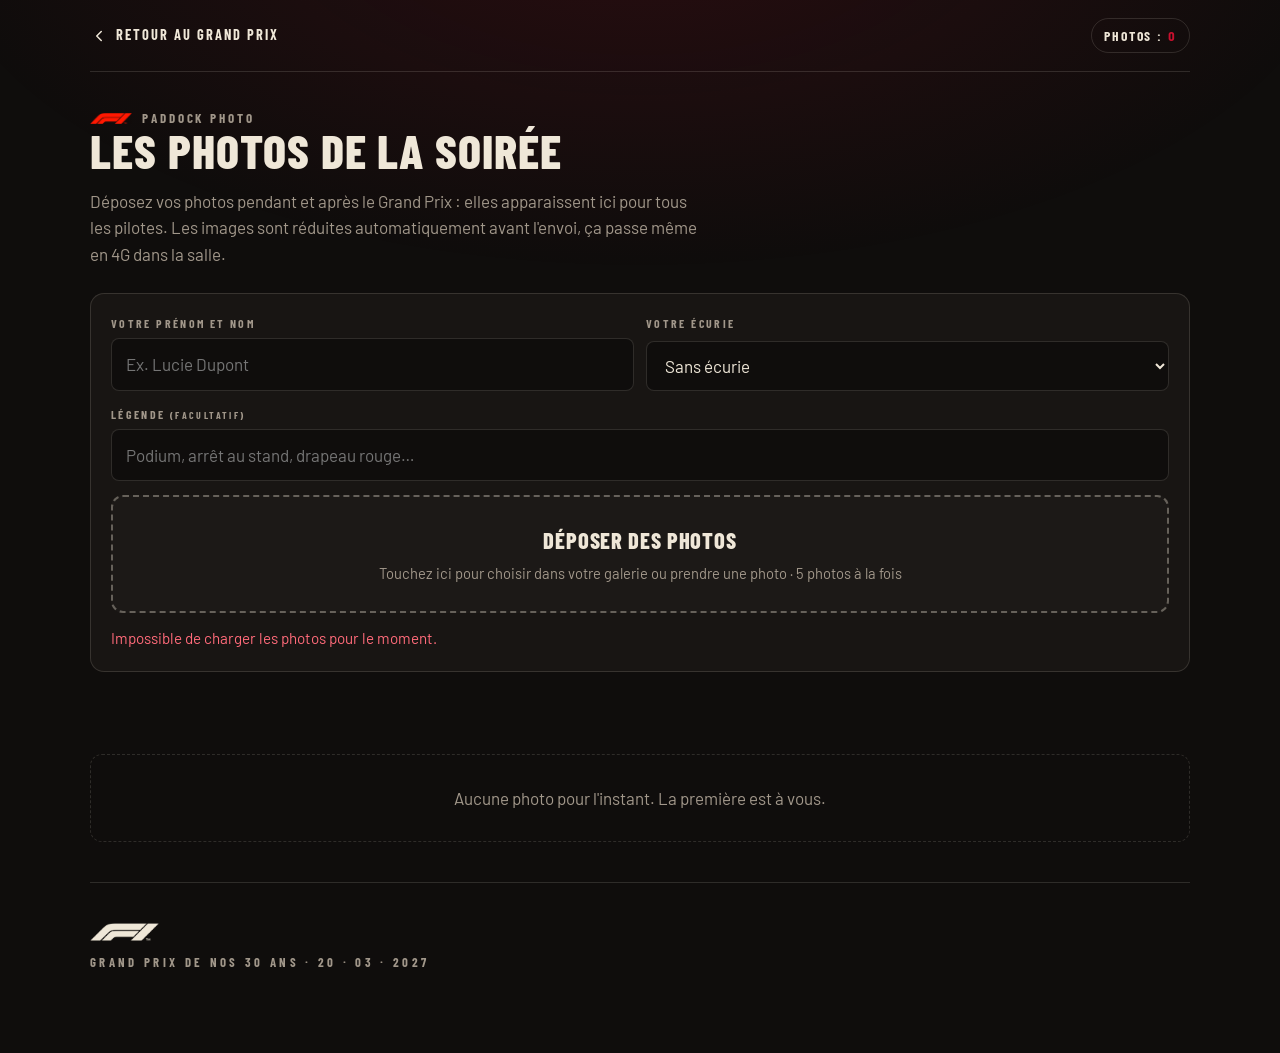
<file: galerie.html>
<!doctype html>
<html lang="fr">
<head>
<meta charset="utf-8">
<meta name="viewport" content="width=device-width,initial-scale=1,viewport-fit=cover">
<title>Paddock photo · Grand Prix de nos 30 ans</title>
<meta name="description" content="Les photos de la soirée du Grand Prix de nos 30 ans, déposées par les pilotes.">
<meta name="robots" content="noindex, nofollow">
<meta name="theme-color" content="#0f0d0c">
<meta property="og:type" content="website">
<meta property="og:title" content="Paddock photo · Grand Prix de nos 30 ans">
<meta property="og:description" content="Déposez vos photos de la soirée et retrouvez celles de tous les pilotes.">
<meta property="og:url" content="https://grandprix30ans.be/galerie.html">
<meta property="og:image" content="https://grandprix30ans.be/og.jpg">
<link rel="icon" type="image/png" sizes="192x192" href="icon-192.png">
<link rel="apple-touch-icon" href="apple-touch-icon.png">
<link rel="preconnect" href="https://fonts.googleapis.com">
<link rel="preconnect" href="https://fonts.gstatic.com" crossorigin>
<link rel="stylesheet" href="https://fonts.googleapis.com/css2?family=Barlow+Condensed:wght@500;700;800&family=Barlow:wght@400;500;600&family=Chakra+Petch:wght@600;700&display=swap">
<style>
:root{--bg:#0f0d0c;--bg-2:#181513;--bg-3:#221e1b;--fg:#efe7d8;--muted:#a1978a;--line:rgba(239,231,216,.14);--red:#c8102e;--green:#2fd27a;--yellow:#f5c518;
  --display:"Barlow Condensed","Arial Narrow",Impact,sans-serif;--body:"Barlow","Helvetica Neue",Arial,sans-serif;--mono:"Chakra Petch","Barlow Condensed",monospace;color-scheme:dark}
*{box-sizing:border-box}
html{background:var(--bg)}
body{margin:0;background:var(--bg);color:var(--fg);font-family:var(--body);font-size:17px;line-height:1.55;-webkit-font-smoothing:antialiased}
img{max-width:100%}
[hidden]{display:none!important}
body::before{content:"";position:fixed;inset:0;pointer-events:none;z-index:0;background:radial-gradient(1200px 600px at 50% -10%,rgba(200,16,46,.14),transparent 60%)}
.wrap{position:relative;z-index:1;max-width:1180px;margin-inline:auto;padding-inline:clamp(16px,4vw,40px);padding-block:0 80px}
a{color:inherit}
h1,h2{margin:0;text-wrap:balance}
.topbar{display:flex;align-items:center;justify-content:space-between;gap:16px;padding-block:18px;border-bottom:1px solid var(--line);flex-wrap:wrap}
.back{font-family:var(--display);font-weight:700;letter-spacing:.14em;text-transform:uppercase;font-size:.9rem;text-decoration:none;display:inline-flex;align-items:center;gap:8px}
.back:hover{color:#fff}
.chip{font-family:var(--display);font-weight:700;letter-spacing:.14em;font-size:.85rem;text-transform:uppercase;border:1px solid var(--line);padding:6px 12px;border-radius:999px;font-variant-numeric:tabular-nums}
.chip b{color:var(--red)}
.eyebrow{font-family:var(--display);font-weight:700;font-size:.82rem;letter-spacing:.22em;text-transform:uppercase;color:var(--muted);margin:0}
.f1{display:inline-block;height:11px;width:auto;vertical-align:-1px;margin-right:10px}
footer .f1-foot{height:18px;display:block;margin:0 0 12px}
.sec-title{font-family:var(--display);font-weight:800;text-transform:uppercase;font-size:clamp(2rem,5vw,3rem);letter-spacing:.02em;line-height:.95}
.lead{max-width:62ch;color:var(--muted);margin:14px 0 0}
.hero{padding-block:36px 8px}
.btn{display:inline-flex;align-items:center;justify-content:center;gap:10px;font-family:var(--display);font-weight:700;letter-spacing:.16em;text-transform:uppercase;font-size:.95rem;padding:13px 20px;border-radius:8px;border:1px solid var(--line);background:var(--bg-3);color:var(--fg);text-decoration:none;cursor:pointer}
.btn:hover{background:#2b2622}
.btn:disabled{opacity:.5;cursor:not-allowed}
.btn.primary{background:var(--red);border-color:var(--red);color:#fff}
.btn:focus-visible,input:focus-visible,select:focus-visible{outline:2px solid var(--red);outline-offset:2px}
.btn svg{width:18px;height:18px;fill:none;stroke:currentColor;stroke-width:1.8;stroke-linecap:round;stroke-linejoin:round;flex:none}
.status{font-size:.95rem;color:var(--muted);min-height:1.4em;margin:0}
.ok{color:var(--green)} .err{color:#ff6b7a}

/* Dépôt */
.drop{margin-top:26px;background:var(--bg-2);border:1px solid var(--line);border-radius:14px;padding:20px;display:grid;gap:14px}
.drop .row{display:grid;grid-template-columns:minmax(0,1fr) minmax(0,1fr);gap:12px}
.field{display:grid;gap:6px}
.field label{font-family:var(--display);font-weight:700;letter-spacing:.2em;font-size:.74rem;text-transform:uppercase;color:var(--muted)}
input[type=text],select{width:100%;font:inherit;color:var(--fg);background:var(--bg);border:1px solid var(--line);border-radius:8px;padding:12px 14px;min-width:0}
.zone{position:relative;border:2px dashed rgba(239,231,216,.35);border-radius:12px;padding:26px 16px;text-align:center;background:rgba(255,255,255,.02);transition:border-color .15s,background .15s}
.zone.over{border-color:var(--red);background:rgba(200,16,46,.08)}
.zone input{position:absolute;inset:0;width:100%;height:100%;opacity:0;cursor:pointer}
.zone .big{font-family:var(--display);font-weight:800;text-transform:uppercase;font-size:1.4rem;letter-spacing:.04em}
.zone .small{color:var(--muted);font-size:.92rem;margin-top:4px}
.progress{display:grid;gap:6px}
.pbar{height:8px;border-radius:4px;background:#1e1a17;overflow:hidden}
.pbar i{display:block;height:100%;width:0;background:var(--green);transition:width .3s}

/* Filtres */
.filters{display:flex;gap:8px;flex-wrap:wrap;margin-top:26px}
.pill{font-family:var(--mono);font-weight:700;letter-spacing:.1em;text-transform:uppercase;font-size:.72rem;padding:8px 12px;border:1px solid var(--line);border-radius:999px;background:var(--bg-2);color:var(--fg);cursor:pointer}
.pill.on{border-color:var(--red);background:rgba(200,16,46,.16)}

/* Mur */
.wall{columns:4 220px;column-gap:12px;margin-top:18px}
.ph{break-inside:avoid;margin:0 0 12px;position:relative;border-radius:10px;overflow:hidden;background:var(--bg-2);border:1px solid var(--line);cursor:zoom-in}
.ph img{display:block;width:100%;height:auto;background:#141110;min-height:120px}
.ph .cap{position:absolute;left:0;right:0;bottom:0;padding:22px 10px 8px;background:linear-gradient(180deg,transparent,rgba(0,0,0,.75));font-family:var(--display);font-weight:700;letter-spacing:.1em;text-transform:uppercase;font-size:.72rem;color:#fff;display:flex;justify-content:space-between;gap:8px;align-items:flex-end}
.ph .cap b{color:var(--tc,#fff)}
.ph .x{position:absolute;top:6px;right:6px;width:28px;height:28px;border-radius:50%;border:0;background:rgba(200,16,46,.9);color:#fff;font-weight:700;cursor:pointer}
.empty{margin-top:30px;padding:30px;border:1px dashed var(--line);border-radius:12px;text-align:center;color:var(--muted)}

/* Plein écran */
.lb{position:fixed;inset:0;z-index:90;background:rgba(10,9,8,.96);display:flex;align-items:center;justify-content:center;flex-direction:column;gap:12px;padding:16px}
.lb img{max-width:100%;max-height:82vh;border-radius:8px;box-shadow:0 30px 80px rgba(0,0,0,.8)}
.lb .meta{font-family:var(--display);font-weight:700;letter-spacing:.14em;text-transform:uppercase;font-size:.85rem;color:var(--muted)}
.lb .meta b{color:var(--fg)}
.lb .close{position:absolute;top:14px;right:14px;width:44px;height:44px;border-radius:50%;border:1px solid var(--line);background:var(--bg-2);color:var(--fg);font-size:1.3rem;cursor:pointer}
.lb .nav{position:absolute;top:50%;transform:translateY(-50%);width:44px;height:44px;border-radius:50%;border:1px solid var(--line);background:var(--bg-2);color:var(--fg);font-size:1.3rem;cursor:pointer}
.lb .prev{left:12px}.lb .next{right:12px}

/* Organisateur */
.adminbar{display:flex;align-items:center;gap:12px;flex-wrap:wrap;margin-top:18px;padding:12px 14px;border:1px dashed var(--yellow);border-radius:10px;background:rgba(245,197,24,.06)}
.adminbar input{width:120px}

footer{padding-top:40px;border-top:1px solid var(--line);margin-top:40px;font-family:var(--display);font-weight:700;letter-spacing:.26em;text-transform:uppercase;font-size:.8rem;color:var(--muted)}
@media (max-width:640px){.drop .row{grid-template-columns:1fr}}
</style>
</head>
<body>
<div class="wrap">
  <header class="topbar">
    <a class="back" href="./">
      <svg width="18" height="18" viewBox="0 0 24 24" fill="none" stroke="currentColor" stroke-width="2" stroke-linecap="round" stroke-linejoin="round"><path d="M15 18l-6-6 6-6"/></svg>
      Retour au Grand Prix
    </a>
    <span class="chip">Photos : <b id="n-photos">0</b></span>
  </header>

  <section class="hero">
    <p class="eyebrow"><img class="f1" src="logos/f1-red.png" alt="Formula 1">Paddock photo</p>
    <h1 class="sec-title">Les photos de la soirée</h1>
    <p class="lead">Déposez vos photos pendant et après le Grand Prix : elles apparaissent ici pour tous les pilotes. Les images sont réduites automatiquement avant l'envoi, ça passe même en 4G dans la salle.</p>

    <form class="drop" id="drop-form" novalidate>
      <div class="row">
        <div class="field">
          <label for="f-name">Votre prénom et nom</label>
          <input type="text" id="f-name" maxlength="60" placeholder="Ex. Lucie Dupont" autocomplete="name">
        </div>
        <div class="field">
          <label for="f-team">Votre écurie</label>
          <select id="f-team"><option value="">Sans écurie</option></select>
        </div>
      </div>
      <div class="field">
        <label for="f-caption">Légende <small>(facultatif)</small></label>
        <input type="text" id="f-caption" maxlength="140" placeholder="Podium, arrêt au stand, drapeau rouge…">
      </div>
      <div class="zone" id="zone">
        <input type="file" id="f-files" accept="image/*" multiple>
        <div class="big">Déposer des photos</div>
        <div class="small">Touchez ici pour choisir dans votre galerie ou prendre une photo · 5 photos à la fois</div>
      </div>
      <div class="progress" id="progress" hidden>
        <div class="pbar"><i id="pbar"></i></div>
        <p class="status" id="pstatus"></p>
      </div>
      <p class="status" id="status"></p>
      <div class="notice" id="api-notice" hidden style="color:var(--yellow)">La galerie n'est pas encore activée côté organisateurs.</div>
    </form>

    <form class="adminbar" id="adminbar" hidden novalidate>
      <span class="eyebrow">Mode organisateur</span>
      <input type="password" id="admin-pin" inputmode="numeric" placeholder="Code" autocomplete="off" maxlength="12">
      <button class="btn" type="submit">Activer</button>
      <span class="status" id="admin-status"></span>
    </form>
  </section>

  <div class="filters" id="filters"></div>
  <div class="wall" id="wall"></div>
  <div class="empty" id="empty">Aucune photo pour l'instant. La première est à vous.</div>

  <footer><img class="f1 f1-foot" src="logos/f1-cream.png" alt="Formula 1">Grand Prix de nos 30 ans · 20 · 03 · 2027</footer>
</div>

<div class="lb" id="lb" hidden>
  <button class="close" id="lb-close" aria-label="Fermer">✕</button>
  <button class="nav prev" id="lb-prev" aria-label="Précédente">‹</button>
  <button class="nav next" id="lb-next" aria-label="Suivante">›</button>
  <img id="lb-img" alt="">
  <div class="meta" id="lb-meta"></div>
</div>

<script>
(function(){
  var API_URL = "https://script.google.com/macros/s/AKfycbwzI3VCRCsb5U5CglBz10JoIbhvVKt8h3_CF9Es5HqMAV2IjYxIJyZAgTcYSvVN75KQ5A/exec";
  var TEAMS = [
    {name:"Ferrari", color:"#e8002d"},{name:"McLaren", color:"#ff8000"},{name:"Mercedes", color:"#27f4d2"},{name:"Red Bull Racing", color:"#3671c6"},
    {name:"Aston Martin", color:"#229971"},{name:"Alpine", color:"#0093cc"},{name:"Williams", color:"#1868db"},{name:"Haas", color:"#b6babd"},
    {name:"Racing Bulls", color:"#6692ff"},{name:"Audi", color:"#f50537"},{name:"Cadillac", color:"#d7c28e"}
  ];
  var $ = function(id){ return document.getElementById(id); };
  function esc(s){ return String(s).replace(/[&<>"']/g, function(c){ return {"&":"&amp;","<":"&lt;",">":"&gt;",'"':"&quot;","'":"&#39;"}[c]; }); }
  function thumb(id, w){ return "https://drive.google.com/thumbnail?id=" + encodeURIComponent(id) + "&sz=w" + w; }
  function teamColor(n){ var t = TEAMS.filter(function(x){ return x.name === n; })[0]; return t ? t.color : "#efe7d8"; }

  var sel = $("f-team");
  TEAMS.forEach(function(t){ var o = document.createElement("option"); o.value = t.name; o.textContent = t.name; sel.appendChild(o); });
  var myId = null;
  try { myId = localStorage.getItem("gp30-id"); } catch(e){}
  if (!myId) { myId = "LL-" + Math.random().toString(36).slice(2, 8).toUpperCase(); try { localStorage.setItem("gp30-id", myId); } catch(e){} }
  try {
    var saved = JSON.parse(localStorage.getItem("gp30-entry") || "null");
    if (saved) { if (saved.pilot1) $("f-name").value = saved.pilot1; if (saved.team) sel.value = saved.team; }
    var pn = localStorage.getItem("gp30-photo-name"); if (pn && !$("f-name").value) $("f-name").value = pn;
    var pt = localStorage.getItem("gp30-photo-team"); if (pt && !sel.value) sel.value = pt;
  } catch(e){}

  var photos = [], filter = "", adminPin = null;
  try { adminPin = sessionStorage.getItem("gp30-admin") || null; } catch(e){}

  function setStatus(msg, cls){ var s = $("status"); s.textContent = msg; s.className = "status" + (cls ? " " + cls : ""); }

  function render(){
    var list = filter ? photos.filter(function(p){ return p.team === filter; }) : photos;
    $("n-photos").textContent = photos.length;
    $("empty").hidden = list.length > 0;
    var teamsUsed = {}; photos.forEach(function(p){ if (p.team) teamsUsed[p.team] = (teamsUsed[p.team] || 0) + 1; });
    var fh = '<button type="button" class="pill' + (filter ? "" : " on") + '" data-f="">Toutes (' + photos.length + ')</button>';
    TEAMS.forEach(function(t){ if (teamsUsed[t.name]) fh += '<button type="button" class="pill' + (filter === t.name ? " on" : "") + '" data-f="' + esc(t.name) + '" style="border-color:' + (filter === t.name ? t.color : "") + '">' + esc(t.name) + ' (' + teamsUsed[t.name] + ')</button>'; });
    $("filters").innerHTML = fh;
    $("filters").querySelectorAll(".pill").forEach(function(b){ b.addEventListener("click", function(){ filter = b.getAttribute("data-f"); render(); }); });
    $("wall").innerHTML = list.map(function(p, i){
      return '<figure class="ph" data-i="' + i + '" style="--tc:' + teamColor(p.team) + '"><img loading="lazy" src="' + thumb(p.id, 600) + '" alt="' + esc(p.caption || ("Photo de " + p.name)) + '">' +
        '<figcaption class="cap"><span>' + esc(p.name) + (p.caption ? ' · ' + esc(p.caption) : '') + '</span>' + (p.team ? '<b>' + esc(p.team) + '</b>' : '') + '</figcaption>' +
        (adminPin ? '<button type="button" class="x" data-del="' + esc(p.id) + '" title="Retirer cette photo">✕</button>' : '') + '</figure>';
    }).join("");
    $("wall").querySelectorAll(".ph").forEach(function(f){ f.addEventListener("click", function(ev){ if (ev.target.classList.contains("x")) return; openLb(list, parseInt(f.getAttribute("data-i"), 10)); }); });
    $("wall").querySelectorAll(".x[data-del]").forEach(function(x){ x.addEventListener("click", function(ev){ ev.stopPropagation(); adminDelete(x.getAttribute("data-del")); }); });
  }
  function load(){
    fetch(API_URL + "?what=photos", {cache:"no-store"}).then(function(r){ return r.json(); }).then(function(d){
      if (d && d.photos) { photos = d.photos; render(); }
      else if (d && d.entries) { $("api-notice").hidden = false; }
    }).catch(function(){ setStatus("Impossible de charger les photos pour le moment.", "err"); });
  }
  load(); setInterval(load, 60000);

  /* Réduction côté téléphone puis envoi */
  function shrink(file){
    return new Promise(function(resolve, reject){
      var img = new Image(), url = URL.createObjectURL(file);
      img.onload = function(){
        var max = 1600, w = img.width, h = img.height, k = Math.min(1, max / Math.max(w, h));
        var c = document.createElement("canvas"); c.width = Math.round(w * k); c.height = Math.round(h * k);
        c.getContext("2d").drawImage(img, 0, 0, c.width, c.height);
        URL.revokeObjectURL(url);
        resolve(c.toDataURL("image/jpeg", 0.82));
      };
      img.onerror = function(){ URL.revokeObjectURL(url); reject(new Error("format")); };
      img.src = url;
    });
  }
  function upload(dataUrl, name, team, caption){
    return fetch(API_URL, {method:"POST", body: JSON.stringify({id: myId, action:"photo_upload", data: dataUrl, name: name, team: team, caption: caption}), redirect:"follow"}).then(function(r){ return r.json(); });
  }
  var zone = $("zone");
  ["dragenter","dragover"].forEach(function(ev){ zone.addEventListener(ev, function(e){ e.preventDefault(); zone.classList.add("over"); }); });
  ["dragleave","drop"].forEach(function(ev){ zone.addEventListener(ev, function(e){ e.preventDefault(); zone.classList.remove("over"); }); });
  zone.addEventListener("drop", function(e){ handleFiles(e.dataTransfer.files); });
  $("f-files").addEventListener("change", function(){ handleFiles(this.files); this.value = ""; });

  function handleFiles(files){
    var name = $("f-name").value.trim(), team = sel.value, caption = $("f-caption").value.trim();
    if (name.split(/\s+/).filter(Boolean).length < 2) { setStatus("Indiquez votre prénom et votre nom avant de déposer une photo.", "err"); $("f-name").focus(); return; }
    var list = Array.prototype.slice.call(files).filter(function(f){ return /^image\//.test(f.type) || /\.(jpe?g|png|heic|webp)$/i.test(f.name); }).slice(0, 5);
    if (!list.length) { setStatus("Aucune image sélectionnée.", "err"); return; }
    try { localStorage.setItem("gp30-photo-name", name); localStorage.setItem("gp30-photo-team", team); } catch(e){}
    $("progress").hidden = false; setStatus("");
    var done = 0, failed = 0;
    function step(i){
      if (i >= list.length) {
        $("pbar").style.width = "100%";
        $("pstatus").textContent = done + (done > 1 ? " photos déposées" : " photo déposée") + (failed ? ", " + failed + " en échec" : "") + ".";
        setStatus(done ? "Merci ! Vos photos sont dans le paddock." : "Aucune photo n'a pu être envoyée. Réessayez.", done ? "ok" : "err");
        setTimeout(function(){ $("progress").hidden = true; }, 4000);
        return;
      }
      $("pstatus").textContent = "Envoi de la photo " + (i + 1) + " sur " + list.length + "…";
      $("pbar").style.width = Math.round(i / list.length * 100) + "%";
      shrink(list[i]).then(function(dataUrl){ return upload(dataUrl, name, team, caption); }).then(function(res){
        if (res && res.ok) { done++; if (res.photos) { photos = res.photos; render(); } } else failed++;
        step(i + 1);
      }).catch(function(){ failed++; step(i + 1); });
    }
    step(0);
  }

  /* Plein écran */
  var lbList = [], lbI = 0;
  function openLb(list, i){ lbList = list; lbI = i; showLb(); $("lb").hidden = false; document.body.style.overflow = "hidden"; }
  function showLb(){ var p = lbList[lbI]; if (!p) return; $("lb-img").src = thumb(p.id, 1600); $("lb-meta").innerHTML = '<b>' + esc(p.name) + '</b>' + (p.team ? ' · ' + esc(p.team) : '') + (p.caption ? ' · ' + esc(p.caption) : ''); }
  function closeLb(){ $("lb").hidden = true; document.body.style.overflow = ""; }
  $("lb-close").addEventListener("click", closeLb);
  $("lb").addEventListener("click", function(e){ if (e.target === $("lb")) closeLb(); });
  $("lb-prev").addEventListener("click", function(){ lbI = (lbI - 1 + lbList.length) % lbList.length; showLb(); });
  $("lb-next").addEventListener("click", function(){ lbI = (lbI + 1) % lbList.length; showLb(); });
  document.addEventListener("keydown", function(e){ if ($("lb").hidden) return; if (e.key === "Escape") closeLb(); if (e.key === "ArrowLeft") $("lb-prev").click(); if (e.key === "ArrowRight") $("lb-next").click(); });
  var tx = null; $("lb").addEventListener("touchstart", function(e){ tx = e.touches[0].clientX; }, {passive:true});
  $("lb").addEventListener("touchend", function(e){ if (tx === null) return; var dx = e.changedTouches[0].clientX - tx; if (dx > 50) $("lb-prev").click(); else if (dx < -50) $("lb-next").click(); tx = null; }, {passive:true});

  /* Organisateur */
  function adminStatus(msg, cls){ var a = $("admin-status"); a.textContent = msg; a.className = "status" + (cls ? " " + cls : ""); }
  if (location.hash === "#admin") { $("adminbar").hidden = false; if (adminPin) adminStatus("Mode organisateur actif.", "ok"); }
  $("adminbar").addEventListener("submit", function(e){
    e.preventDefault(); var pin = $("admin-pin").value.trim(); if (!pin) return;
    adminStatus("Vérification…");
    fetch(API_URL, {method:"POST", body: JSON.stringify({id:"admin", action:"admin_check", pin:pin}), redirect:"follow"}).then(function(r){ return r.json(); }).then(function(res){
      if (res && res.ok) { adminPin = pin; try { sessionStorage.setItem("gp30-admin", pin); } catch(err){} adminStatus("Mode organisateur actif : une croix permet de retirer une photo.", "ok"); render(); }
      else adminStatus("Code incorrect.", "err");
    }).catch(function(){ adminStatus("Vérification impossible.", "err"); });
  });
  function adminDelete(fid){
    if (!adminPin) return; adminStatus("Retrait…");
    fetch(API_URL, {method:"POST", body: JSON.stringify({id:"admin", action:"admin_delete_photo", pin:adminPin, target:fid}), redirect:"follow"}).then(function(r){ return r.json(); }).then(function(res){
      if (res && res.ok) { photos = res.photos || photos.filter(function(p){ return p.id !== fid; }); render(); adminStatus("Photo retirée.", "ok"); }
      else adminStatus("Le retrait n'a pas abouti.", "err");
    }).catch(function(){ adminStatus("Le retrait n'a pas abouti.", "err"); });
  }
})();
</script>
</body>
</html>
</file>
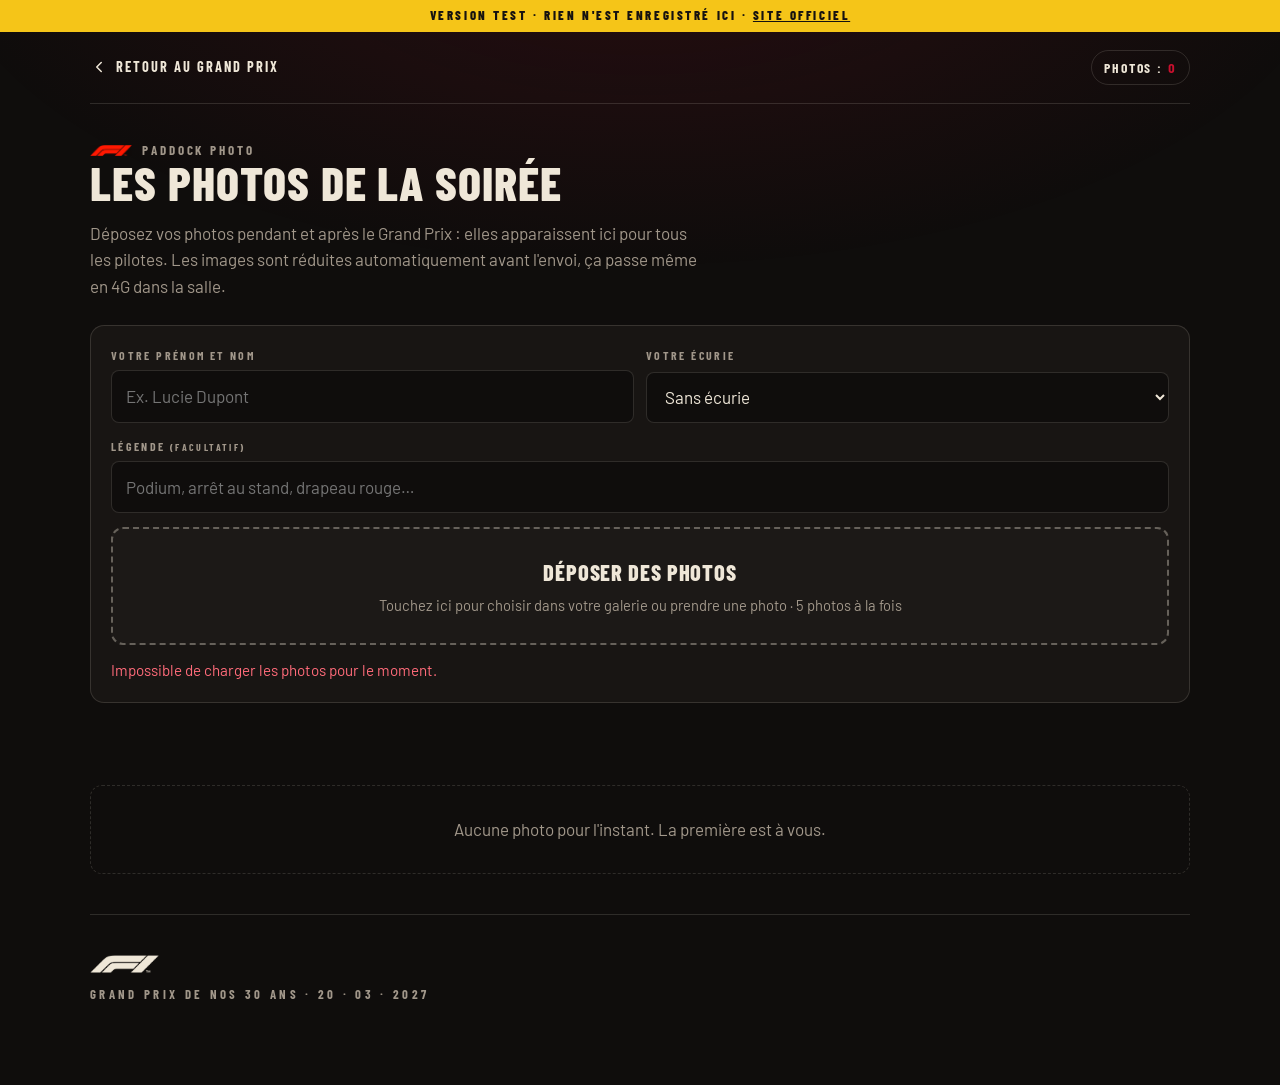
<file: test/galerie.html>
<!doctype html>
<html lang="fr">
<head>
<meta charset="utf-8">
<meta name="viewport" content="width=device-width,initial-scale=1,viewport-fit=cover">
<title>TEST · Paddock photo</title>
<meta name="description" content="Les photos de la soirée du Grand Prix de nos 30 ans, déposées par les pilotes.">
<meta name="robots" content="noindex, nofollow">
<base href="../">
<meta name="theme-color" content="#0f0d0c">
<meta property="og:type" content="website">
<meta property="og:title" content="Paddock photo · Grand Prix de nos 30 ans">
<meta property="og:description" content="Déposez vos photos de la soirée et retrouvez celles de tous les pilotes.">
<meta property="og:url" content="https://grandprix30ans.be/galerie.html">
<meta property="og:image" content="https://grandprix30ans.be/og.jpg">
<link rel="icon" type="image/png" sizes="192x192" href="icon-192.png">
<link rel="apple-touch-icon" href="apple-touch-icon.png">
<link rel="preconnect" href="https://fonts.googleapis.com">
<link rel="preconnect" href="https://fonts.gstatic.com" crossorigin>
<link rel="stylesheet" href="https://fonts.googleapis.com/css2?family=Barlow+Condensed:wght@500;700;800&family=Barlow:wght@400;500;600&family=Chakra+Petch:wght@600;700&display=swap">
<style>
:root{--bg:#0f0d0c;--bg-2:#181513;--bg-3:#221e1b;--fg:#efe7d8;--muted:#a1978a;--line:rgba(239,231,216,.14);--red:#c8102e;--green:#2fd27a;--yellow:#f5c518;
  --display:"Barlow Condensed","Arial Narrow",Impact,sans-serif;--body:"Barlow","Helvetica Neue",Arial,sans-serif;--mono:"Chakra Petch","Barlow Condensed",monospace;color-scheme:dark}
*{box-sizing:border-box}
html{background:var(--bg)}
body{margin:0;background:var(--bg);color:var(--fg);font-family:var(--body);font-size:17px;line-height:1.55;-webkit-font-smoothing:antialiased}
img{max-width:100%}
[hidden]{display:none!important}
body::before{content:"";position:fixed;inset:0;pointer-events:none;z-index:0;background:radial-gradient(1200px 600px at 50% -10%,rgba(200,16,46,.14),transparent 60%)}
.wrap{position:relative;z-index:1;max-width:1180px;margin-inline:auto;padding-inline:clamp(16px,4vw,40px);padding-block:0 80px}
a{color:inherit}
h1,h2{margin:0;text-wrap:balance}
.topbar{display:flex;align-items:center;justify-content:space-between;gap:16px;padding-block:18px;border-bottom:1px solid var(--line);flex-wrap:wrap}
.back{font-family:var(--display);font-weight:700;letter-spacing:.14em;text-transform:uppercase;font-size:.9rem;text-decoration:none;display:inline-flex;align-items:center;gap:8px}
.back:hover{color:#fff}
.chip{font-family:var(--display);font-weight:700;letter-spacing:.14em;font-size:.85rem;text-transform:uppercase;border:1px solid var(--line);padding:6px 12px;border-radius:999px;font-variant-numeric:tabular-nums}
.chip b{color:var(--red)}
.eyebrow{font-family:var(--display);font-weight:700;font-size:.82rem;letter-spacing:.22em;text-transform:uppercase;color:var(--muted);margin:0}
.f1{display:inline-block;height:11px;width:auto;vertical-align:-1px;margin-right:10px}
footer .f1-foot{height:18px;display:block;margin:0 0 12px}
.sec-title{font-family:var(--display);font-weight:800;text-transform:uppercase;font-size:clamp(2rem,5vw,3rem);letter-spacing:.02em;line-height:.95}
.lead{max-width:62ch;color:var(--muted);margin:14px 0 0}
.hero{padding-block:36px 8px}
.btn{display:inline-flex;align-items:center;justify-content:center;gap:10px;font-family:var(--display);font-weight:700;letter-spacing:.16em;text-transform:uppercase;font-size:.95rem;padding:13px 20px;border-radius:8px;border:1px solid var(--line);background:var(--bg-3);color:var(--fg);text-decoration:none;cursor:pointer}
.btn:hover{background:#2b2622}
.btn:disabled{opacity:.5;cursor:not-allowed}
.btn.primary{background:var(--red);border-color:var(--red);color:#fff}
.btn:focus-visible,input:focus-visible,select:focus-visible{outline:2px solid var(--red);outline-offset:2px}
.btn svg{width:18px;height:18px;fill:none;stroke:currentColor;stroke-width:1.8;stroke-linecap:round;stroke-linejoin:round;flex:none}
.status{font-size:.95rem;color:var(--muted);min-height:1.4em;margin:0}
.ok{color:var(--green)} .err{color:#ff6b7a}

/* Dépôt */
.drop{margin-top:26px;background:var(--bg-2);border:1px solid var(--line);border-radius:14px;padding:20px;display:grid;gap:14px}
.drop .row{display:grid;grid-template-columns:minmax(0,1fr) minmax(0,1fr);gap:12px}
.field{display:grid;gap:6px}
.field label{font-family:var(--display);font-weight:700;letter-spacing:.2em;font-size:.74rem;text-transform:uppercase;color:var(--muted)}
input[type=text],select{width:100%;font:inherit;color:var(--fg);background:var(--bg);border:1px solid var(--line);border-radius:8px;padding:12px 14px;min-width:0}
.zone{position:relative;border:2px dashed rgba(239,231,216,.35);border-radius:12px;padding:26px 16px;text-align:center;background:rgba(255,255,255,.02);transition:border-color .15s,background .15s}
.zone.over{border-color:var(--red);background:rgba(200,16,46,.08)}
.zone input{position:absolute;inset:0;width:100%;height:100%;opacity:0;cursor:pointer}
.zone .big{font-family:var(--display);font-weight:800;text-transform:uppercase;font-size:1.4rem;letter-spacing:.04em}
.zone .small{color:var(--muted);font-size:.92rem;margin-top:4px}
.progress{display:grid;gap:6px}
.pbar{height:8px;border-radius:4px;background:#1e1a17;overflow:hidden}
.pbar i{display:block;height:100%;width:0;background:var(--green);transition:width .3s}

/* Filtres */
.filters{display:flex;gap:8px;flex-wrap:wrap;margin-top:26px}
.pill{font-family:var(--mono);font-weight:700;letter-spacing:.1em;text-transform:uppercase;font-size:.72rem;padding:8px 12px;border:1px solid var(--line);border-radius:999px;background:var(--bg-2);color:var(--fg);cursor:pointer}
.pill.on{border-color:var(--red);background:rgba(200,16,46,.16)}

/* Mur */
.wall{columns:4 220px;column-gap:12px;margin-top:18px}
.ph{break-inside:avoid;margin:0 0 12px;position:relative;border-radius:10px;overflow:hidden;background:var(--bg-2);border:1px solid var(--line);cursor:zoom-in}
.ph img{display:block;width:100%;height:auto;background:#141110;min-height:120px}
.ph .cap{position:absolute;left:0;right:0;bottom:0;padding:22px 10px 8px;background:linear-gradient(180deg,transparent,rgba(0,0,0,.75));font-family:var(--display);font-weight:700;letter-spacing:.1em;text-transform:uppercase;font-size:.72rem;color:#fff;display:flex;justify-content:space-between;gap:8px;align-items:flex-end}
.ph .cap b{color:var(--tc,#fff)}
.ph .x{position:absolute;top:6px;right:6px;width:28px;height:28px;border-radius:50%;border:0;background:rgba(200,16,46,.9);color:#fff;font-weight:700;cursor:pointer}
.empty{margin-top:30px;padding:30px;border:1px dashed var(--line);border-radius:12px;text-align:center;color:var(--muted)}

/* Plein écran */
.lb{position:fixed;inset:0;z-index:90;background:rgba(10,9,8,.96);display:flex;align-items:center;justify-content:center;flex-direction:column;gap:12px;padding:16px}
.lb img{max-width:100%;max-height:82vh;border-radius:8px;box-shadow:0 30px 80px rgba(0,0,0,.8)}
.lb .meta{font-family:var(--display);font-weight:700;letter-spacing:.14em;text-transform:uppercase;font-size:.85rem;color:var(--muted)}
.lb .meta b{color:var(--fg)}
.lb .close{position:absolute;top:14px;right:14px;width:44px;height:44px;border-radius:50%;border:1px solid var(--line);background:var(--bg-2);color:var(--fg);font-size:1.3rem;cursor:pointer}
.lb .nav{position:absolute;top:50%;transform:translateY(-50%);width:44px;height:44px;border-radius:50%;border:1px solid var(--line);background:var(--bg-2);color:var(--fg);font-size:1.3rem;cursor:pointer}
.lb .prev{left:12px}.lb .next{right:12px}

/* Organisateur */
.adminbar{display:flex;align-items:center;gap:12px;flex-wrap:wrap;margin-top:18px;padding:12px 14px;border:1px dashed var(--yellow);border-radius:10px;background:rgba(245,197,24,.06)}
.adminbar input{width:120px}

footer{padding-top:40px;border-top:1px solid var(--line);margin-top:40px;font-family:var(--display);font-weight:700;letter-spacing:.26em;text-transform:uppercase;font-size:.8rem;color:var(--muted)}
@media (max-width:640px){.drop .row{grid-template-columns:1fr}}
.testband{position:sticky;top:0;z-index:100;background:#f5c518;color:#151210;text-align:center;font-family:"Barlow Condensed",sans-serif;font-weight:800;letter-spacing:.2em;text-transform:uppercase;font-size:.8rem;padding:6px 10px}.testband a{color:#151210}
</style>
</head>
<body>
<div class="testband">Version test · rien n'est enregistré ici · <a href="./">site officiel</a></div>
<div class="wrap">
  <header class="topbar">
    <a class="back" href="test/">
      <svg width="18" height="18" viewBox="0 0 24 24" fill="none" stroke="currentColor" stroke-width="2" stroke-linecap="round" stroke-linejoin="round"><path d="M15 18l-6-6 6-6"/></svg>
      Retour au Grand Prix
    </a>
    <span class="chip">Photos : <b id="n-photos">0</b></span>
  </header>

  <section class="hero">
    <p class="eyebrow"><img class="f1" src="logos/f1-red.png" alt="Formula 1">Paddock photo</p>
    <h1 class="sec-title">Les photos de la soirée</h1>
    <p class="lead">Déposez vos photos pendant et après le Grand Prix : elles apparaissent ici pour tous les pilotes. Les images sont réduites automatiquement avant l'envoi, ça passe même en 4G dans la salle.</p>

    <form class="drop" id="drop-form" novalidate>
      <div class="row">
        <div class="field">
          <label for="f-name">Votre prénom et nom</label>
          <input type="text" id="f-name" maxlength="60" placeholder="Ex. Lucie Dupont" autocomplete="name">
        </div>
        <div class="field">
          <label for="f-team">Votre écurie</label>
          <select id="f-team"><option value="">Sans écurie</option></select>
        </div>
      </div>
      <div class="field">
        <label for="f-caption">Légende <small>(facultatif)</small></label>
        <input type="text" id="f-caption" maxlength="140" placeholder="Podium, arrêt au stand, drapeau rouge…">
      </div>
      <div class="zone" id="zone">
        <input type="file" id="f-files" accept="image/*" multiple>
        <div class="big">Déposer des photos</div>
        <div class="small">Touchez ici pour choisir dans votre galerie ou prendre une photo · 5 photos à la fois</div>
      </div>
      <div class="progress" id="progress" hidden>
        <div class="pbar"><i id="pbar"></i></div>
        <p class="status" id="pstatus"></p>
      </div>
      <p class="status" id="status"></p>
      <div class="notice" id="api-notice" hidden style="color:var(--yellow)">La galerie n'est pas encore activée côté organisateurs.</div>
    </form>

    <form class="adminbar" id="adminbar" hidden novalidate>
      <span class="eyebrow">Mode organisateur</span>
      <input type="password" id="admin-pin" inputmode="numeric" placeholder="Code" autocomplete="off" maxlength="12">
      <button class="btn" type="submit">Activer</button>
      <span class="status" id="admin-status"></span>
    </form>
  </section>

  <div class="filters" id="filters"></div>
  <div class="wall" id="wall"></div>
  <div class="empty" id="empty">Aucune photo pour l'instant. La première est à vous.</div>

  <footer><img class="f1 f1-foot" src="logos/f1-cream.png" alt="Formula 1">Grand Prix de nos 30 ans · 20 · 03 · 2027</footer>
</div>

<div class="lb" id="lb" hidden>
  <button class="close" id="lb-close" aria-label="Fermer">✕</button>
  <button class="nav prev" id="lb-prev" aria-label="Précédente">‹</button>
  <button class="nav next" id="lb-next" aria-label="Suivante">›</button>
  <img id="lb-img" alt="">
  <div class="meta" id="lb-meta"></div>
</div>

<script>
(function(){
  var API_URL = "";
  var TEAMS = [
    {name:"Ferrari", color:"#e8002d"},{name:"McLaren", color:"#ff8000"},{name:"Mercedes", color:"#27f4d2"},{name:"Red Bull Racing", color:"#3671c6"},
    {name:"Aston Martin", color:"#229971"},{name:"Alpine", color:"#0093cc"},{name:"Williams", color:"#1868db"},{name:"Haas", color:"#b6babd"},
    {name:"Racing Bulls", color:"#6692ff"},{name:"Audi", color:"#f50537"},{name:"Cadillac", color:"#d7c28e"}
  ];
  var $ = function(id){ return document.getElementById(id); };
  function esc(s){ return String(s).replace(/[&<>"']/g, function(c){ return {"&":"&amp;","<":"&lt;",">":"&gt;",'"':"&quot;","'":"&#39;"}[c]; }); }
  function thumb(id, w){ return "https://drive.google.com/thumbnail?id=" + encodeURIComponent(id) + "&sz=w" + w; }
  function teamColor(n){ var t = TEAMS.filter(function(x){ return x.name === n; })[0]; return t ? t.color : "#efe7d8"; }

  var sel = $("f-team");
  TEAMS.forEach(function(t){ var o = document.createElement("option"); o.value = t.name; o.textContent = t.name; sel.appendChild(o); });
  var myId = null;
  try { myId = localStorage.getItem("gp30-id"); } catch(e){}
  if (!myId) { myId = "LL-" + Math.random().toString(36).slice(2, 8).toUpperCase(); try { localStorage.setItem("gp30-id", myId); } catch(e){} }
  try {
    var saved = JSON.parse(localStorage.getItem("gp30-entry") || "null");
    if (saved) { if (saved.pilot1) $("f-name").value = saved.pilot1; if (saved.team) sel.value = saved.team; }
    var pn = localStorage.getItem("gp30-photo-name"); if (pn && !$("f-name").value) $("f-name").value = pn;
    var pt = localStorage.getItem("gp30-photo-team"); if (pt && !sel.value) sel.value = pt;
  } catch(e){}

  var photos = [], filter = "", adminPin = null;
  try { adminPin = sessionStorage.getItem("gp30-admin") || null; } catch(e){}

  function setStatus(msg, cls){ var s = $("status"); s.textContent = msg; s.className = "status" + (cls ? " " + cls : ""); }

  function render(){
    var list = filter ? photos.filter(function(p){ return p.team === filter; }) : photos;
    $("n-photos").textContent = photos.length;
    $("empty").hidden = list.length > 0;
    var teamsUsed = {}; photos.forEach(function(p){ if (p.team) teamsUsed[p.team] = (teamsUsed[p.team] || 0) + 1; });
    var fh = '<button type="button" class="pill' + (filter ? "" : " on") + '" data-f="">Toutes (' + photos.length + ')</button>';
    TEAMS.forEach(function(t){ if (teamsUsed[t.name]) fh += '<button type="button" class="pill' + (filter === t.name ? " on" : "") + '" data-f="' + esc(t.name) + '" style="border-color:' + (filter === t.name ? t.color : "") + '">' + esc(t.name) + ' (' + teamsUsed[t.name] + ')</button>'; });
    $("filters").innerHTML = fh;
    $("filters").querySelectorAll(".pill").forEach(function(b){ b.addEventListener("click", function(){ filter = b.getAttribute("data-f"); render(); }); });
    $("wall").innerHTML = list.map(function(p, i){
      return '<figure class="ph" data-i="' + i + '" style="--tc:' + teamColor(p.team) + '"><img loading="lazy" src="' + thumb(p.id, 600) + '" alt="' + esc(p.caption || ("Photo de " + p.name)) + '">' +
        '<figcaption class="cap"><span>' + esc(p.name) + (p.caption ? ' · ' + esc(p.caption) : '') + '</span>' + (p.team ? '<b>' + esc(p.team) + '</b>' : '') + '</figcaption>' +
        (adminPin ? '<button type="button" class="x" data-del="' + esc(p.id) + '" title="Retirer cette photo">✕</button>' : '') + '</figure>';
    }).join("");
    $("wall").querySelectorAll(".ph").forEach(function(f){ f.addEventListener("click", function(ev){ if (ev.target.classList.contains("x")) return; openLb(list, parseInt(f.getAttribute("data-i"), 10)); }); });
    $("wall").querySelectorAll(".x[data-del]").forEach(function(x){ x.addEventListener("click", function(ev){ ev.stopPropagation(); adminDelete(x.getAttribute("data-del")); }); });
  }
  function load(){
    fetch(API_URL + "?what=photos", {cache:"no-store"}).then(function(r){ return r.json(); }).then(function(d){
      if (d && d.photos) { photos = d.photos; render(); }
      else if (d && d.entries) { $("api-notice").hidden = false; }
    }).catch(function(){ setStatus("Impossible de charger les photos pour le moment.", "err"); });
  }
  load(); setInterval(load, 60000);

  /* Réduction côté téléphone puis envoi */
  function shrink(file){
    return new Promise(function(resolve, reject){
      var img = new Image(), url = URL.createObjectURL(file);
      img.onload = function(){
        var max = 1600, w = img.width, h = img.height, k = Math.min(1, max / Math.max(w, h));
        var c = document.createElement("canvas"); c.width = Math.round(w * k); c.height = Math.round(h * k);
        c.getContext("2d").drawImage(img, 0, 0, c.width, c.height);
        URL.revokeObjectURL(url);
        resolve(c.toDataURL("image/jpeg", 0.82));
      };
      img.onerror = function(){ URL.revokeObjectURL(url); reject(new Error("format")); };
      img.src = url;
    });
  }
  function upload(dataUrl, name, team, caption){
    return fetch(API_URL, {method:"POST", body: JSON.stringify({id: myId, action:"photo_upload", data: dataUrl, name: name, team: team, caption: caption}), redirect:"follow"}).then(function(r){ return r.json(); });
  }
  var zone = $("zone");
  ["dragenter","dragover"].forEach(function(ev){ zone.addEventListener(ev, function(e){ e.preventDefault(); zone.classList.add("over"); }); });
  ["dragleave","drop"].forEach(function(ev){ zone.addEventListener(ev, function(e){ e.preventDefault(); zone.classList.remove("over"); }); });
  zone.addEventListener("drop", function(e){ handleFiles(e.dataTransfer.files); });
  $("f-files").addEventListener("change", function(){ handleFiles(this.files); this.value = ""; });

  function handleFiles(files){
    var name = $("f-name").value.trim(), team = sel.value, caption = $("f-caption").value.trim();
    if (name.split(/\s+/).filter(Boolean).length < 2) { setStatus("Indiquez votre prénom et votre nom avant de déposer une photo.", "err"); $("f-name").focus(); return; }
    var list = Array.prototype.slice.call(files).filter(function(f){ return /^image\//.test(f.type) || /\.(jpe?g|png|heic|webp)$/i.test(f.name); }).slice(0, 5);
    if (!list.length) { setStatus("Aucune image sélectionnée.", "err"); return; }
    try { localStorage.setItem("gp30-photo-name", name); localStorage.setItem("gp30-photo-team", team); } catch(e){}
    $("progress").hidden = false; setStatus("");
    var done = 0, failed = 0;
    function step(i){
      if (i >= list.length) {
        $("pbar").style.width = "100%";
        $("pstatus").textContent = done + (done > 1 ? " photos déposées" : " photo déposée") + (failed ? ", " + failed + " en échec" : "") + ".";
        setStatus(done ? "Merci ! Vos photos sont dans le paddock." : "Aucune photo n'a pu être envoyée. Réessayez.", done ? "ok" : "err");
        setTimeout(function(){ $("progress").hidden = true; }, 4000);
        return;
      }
      $("pstatus").textContent = "Envoi de la photo " + (i + 1) + " sur " + list.length + "…";
      $("pbar").style.width = Math.round(i / list.length * 100) + "%";
      shrink(list[i]).then(function(dataUrl){ return upload(dataUrl, name, team, caption); }).then(function(res){
        if (res && res.ok) { done++; if (res.photos) { photos = res.photos; render(); } } else failed++;
        step(i + 1);
      }).catch(function(){ failed++; step(i + 1); });
    }
    step(0);
  }

  /* Plein écran */
  var lbList = [], lbI = 0;
  function openLb(list, i){ lbList = list; lbI = i; showLb(); $("lb").hidden = false; document.body.style.overflow = "hidden"; }
  function showLb(){ var p = lbList[lbI]; if (!p) return; $("lb-img").src = thumb(p.id, 1600); $("lb-meta").innerHTML = '<b>' + esc(p.name) + '</b>' + (p.team ? ' · ' + esc(p.team) : '') + (p.caption ? ' · ' + esc(p.caption) : ''); }
  function closeLb(){ $("lb").hidden = true; document.body.style.overflow = ""; }
  $("lb-close").addEventListener("click", closeLb);
  $("lb").addEventListener("click", function(e){ if (e.target === $("lb")) closeLb(); });
  $("lb-prev").addEventListener("click", function(){ lbI = (lbI - 1 + lbList.length) % lbList.length; showLb(); });
  $("lb-next").addEventListener("click", function(){ lbI = (lbI + 1) % lbList.length; showLb(); });
  document.addEventListener("keydown", function(e){ if ($("lb").hidden) return; if (e.key === "Escape") closeLb(); if (e.key === "ArrowLeft") $("lb-prev").click(); if (e.key === "ArrowRight") $("lb-next").click(); });
  var tx = null; $("lb").addEventListener("touchstart", function(e){ tx = e.touches[0].clientX; }, {passive:true});
  $("lb").addEventListener("touchend", function(e){ if (tx === null) return; var dx = e.changedTouches[0].clientX - tx; if (dx > 50) $("lb-prev").click(); else if (dx < -50) $("lb-next").click(); tx = null; }, {passive:true});

  /* Organisateur */
  function adminStatus(msg, cls){ var a = $("admin-status"); a.textContent = msg; a.className = "status" + (cls ? " " + cls : ""); }
  if (location.hash === "#admin") { $("adminbar").hidden = false; if (adminPin) adminStatus("Mode organisateur actif.", "ok"); }
  $("adminbar").addEventListener("submit", function(e){
    e.preventDefault(); var pin = $("admin-pin").value.trim(); if (!pin) return;
    adminStatus("Vérification…");
    fetch(API_URL, {method:"POST", body: JSON.stringify({id:"admin", action:"admin_check", pin:pin}), redirect:"follow"}).then(function(r){ return r.json(); }).then(function(res){
      if (res && res.ok) { adminPin = pin; try { sessionStorage.setItem("gp30-admin", pin); } catch(err){} adminStatus("Mode organisateur actif : une croix permet de retirer une photo.", "ok"); render(); }
      else adminStatus("Code incorrect.", "err");
    }).catch(function(){ adminStatus("Vérification impossible.", "err"); });
  });
  function adminDelete(fid){
    if (!adminPin) return; adminStatus("Retrait…");
    fetch(API_URL, {method:"POST", body: JSON.stringify({id:"admin", action:"admin_delete_photo", pin:adminPin, target:fid}), redirect:"follow"}).then(function(r){ return r.json(); }).then(function(res){
      if (res && res.ok) { photos = res.photos || photos.filter(function(p){ return p.id !== fid; }); render(); adminStatus("Photo retirée.", "ok"); }
      else adminStatus("Le retrait n'a pas abouti.", "err");
    }).catch(function(){ adminStatus("Le retrait n'a pas abouti.", "err"); });
  }
})();
</script>
</body>
</html>
</file>
